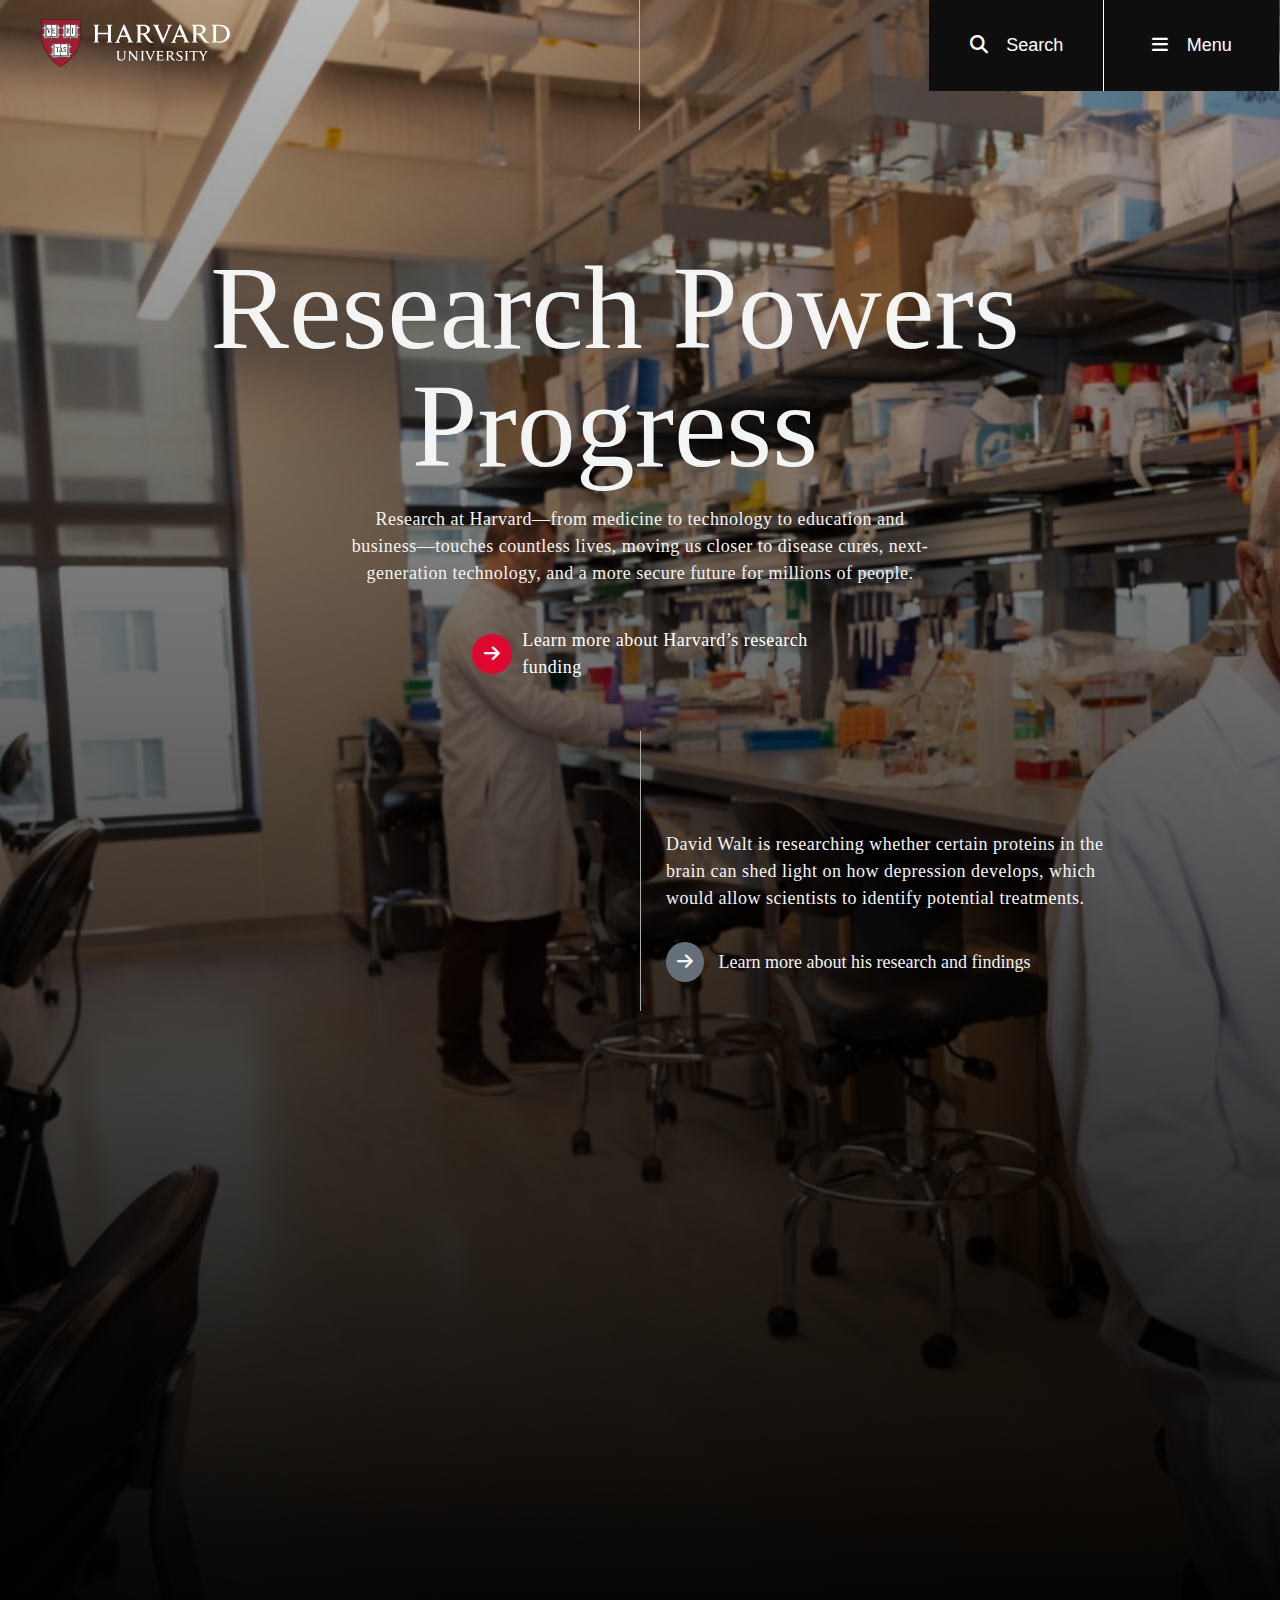
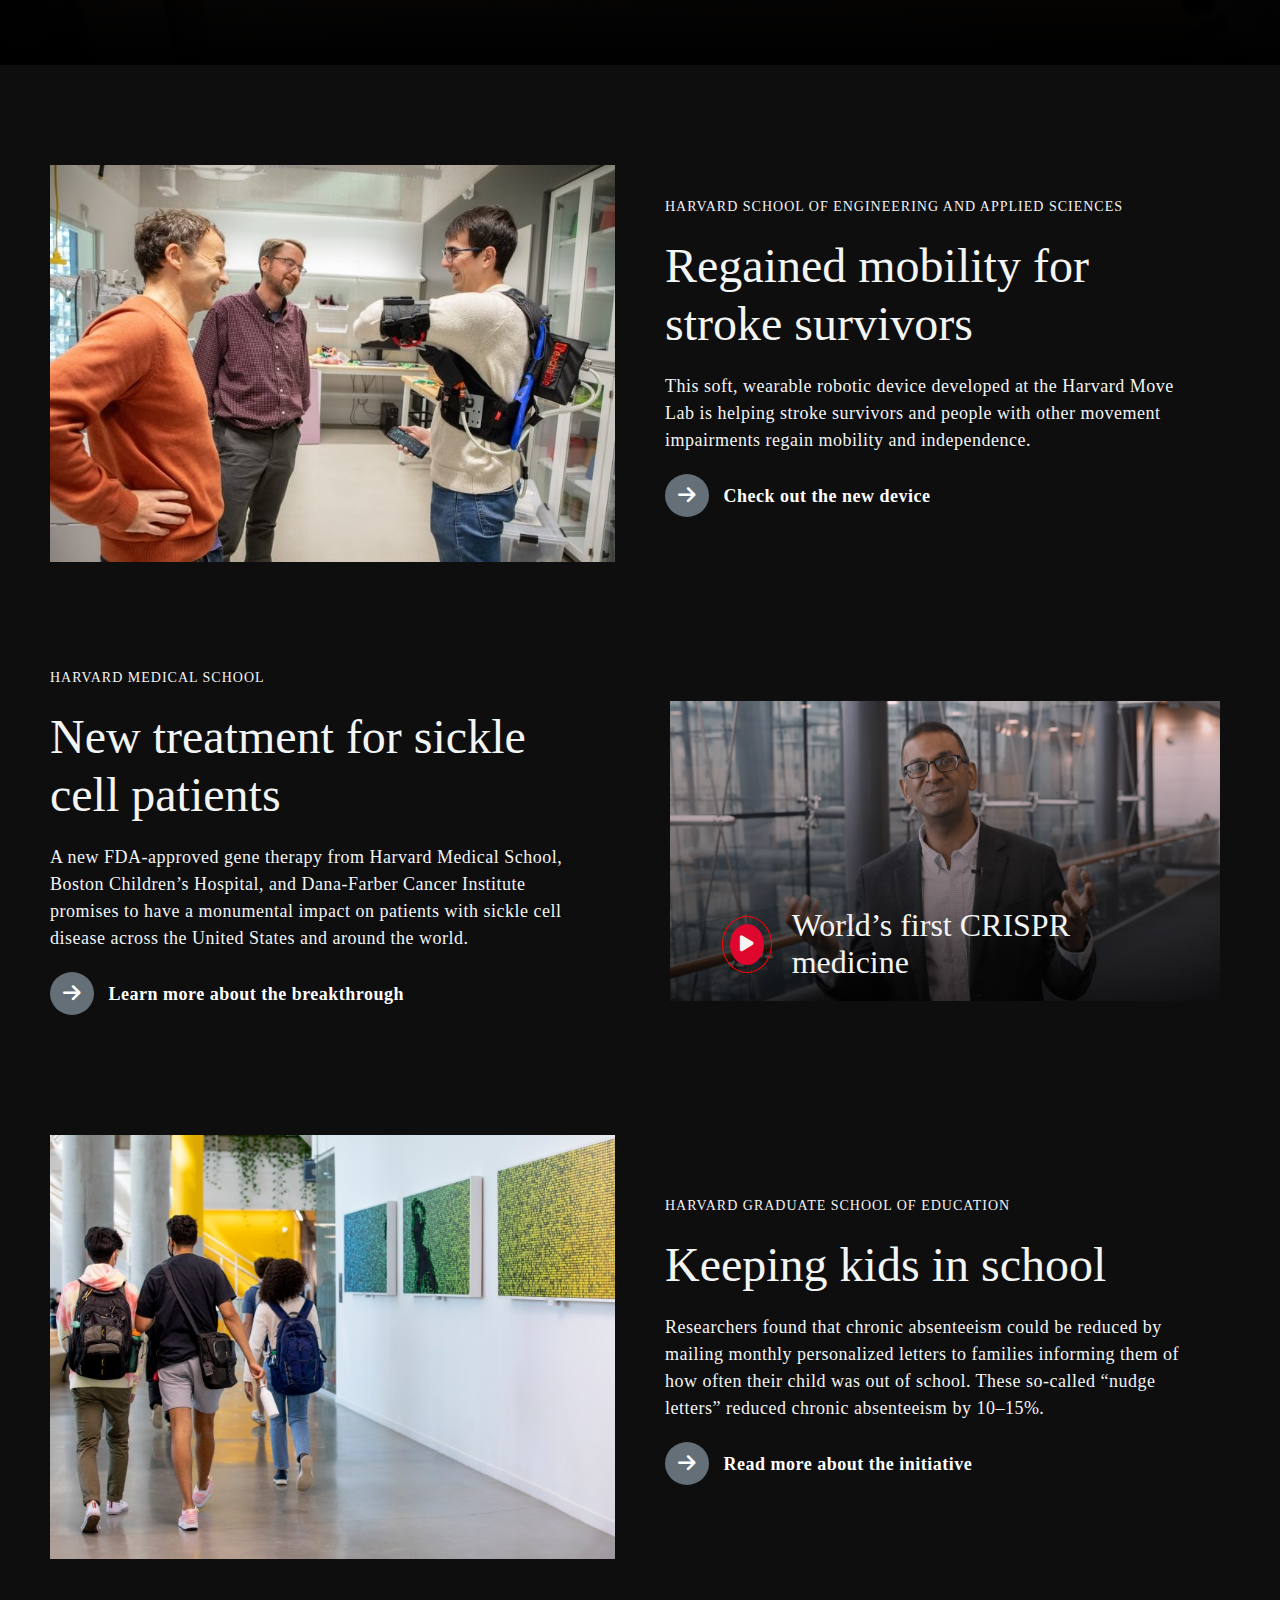
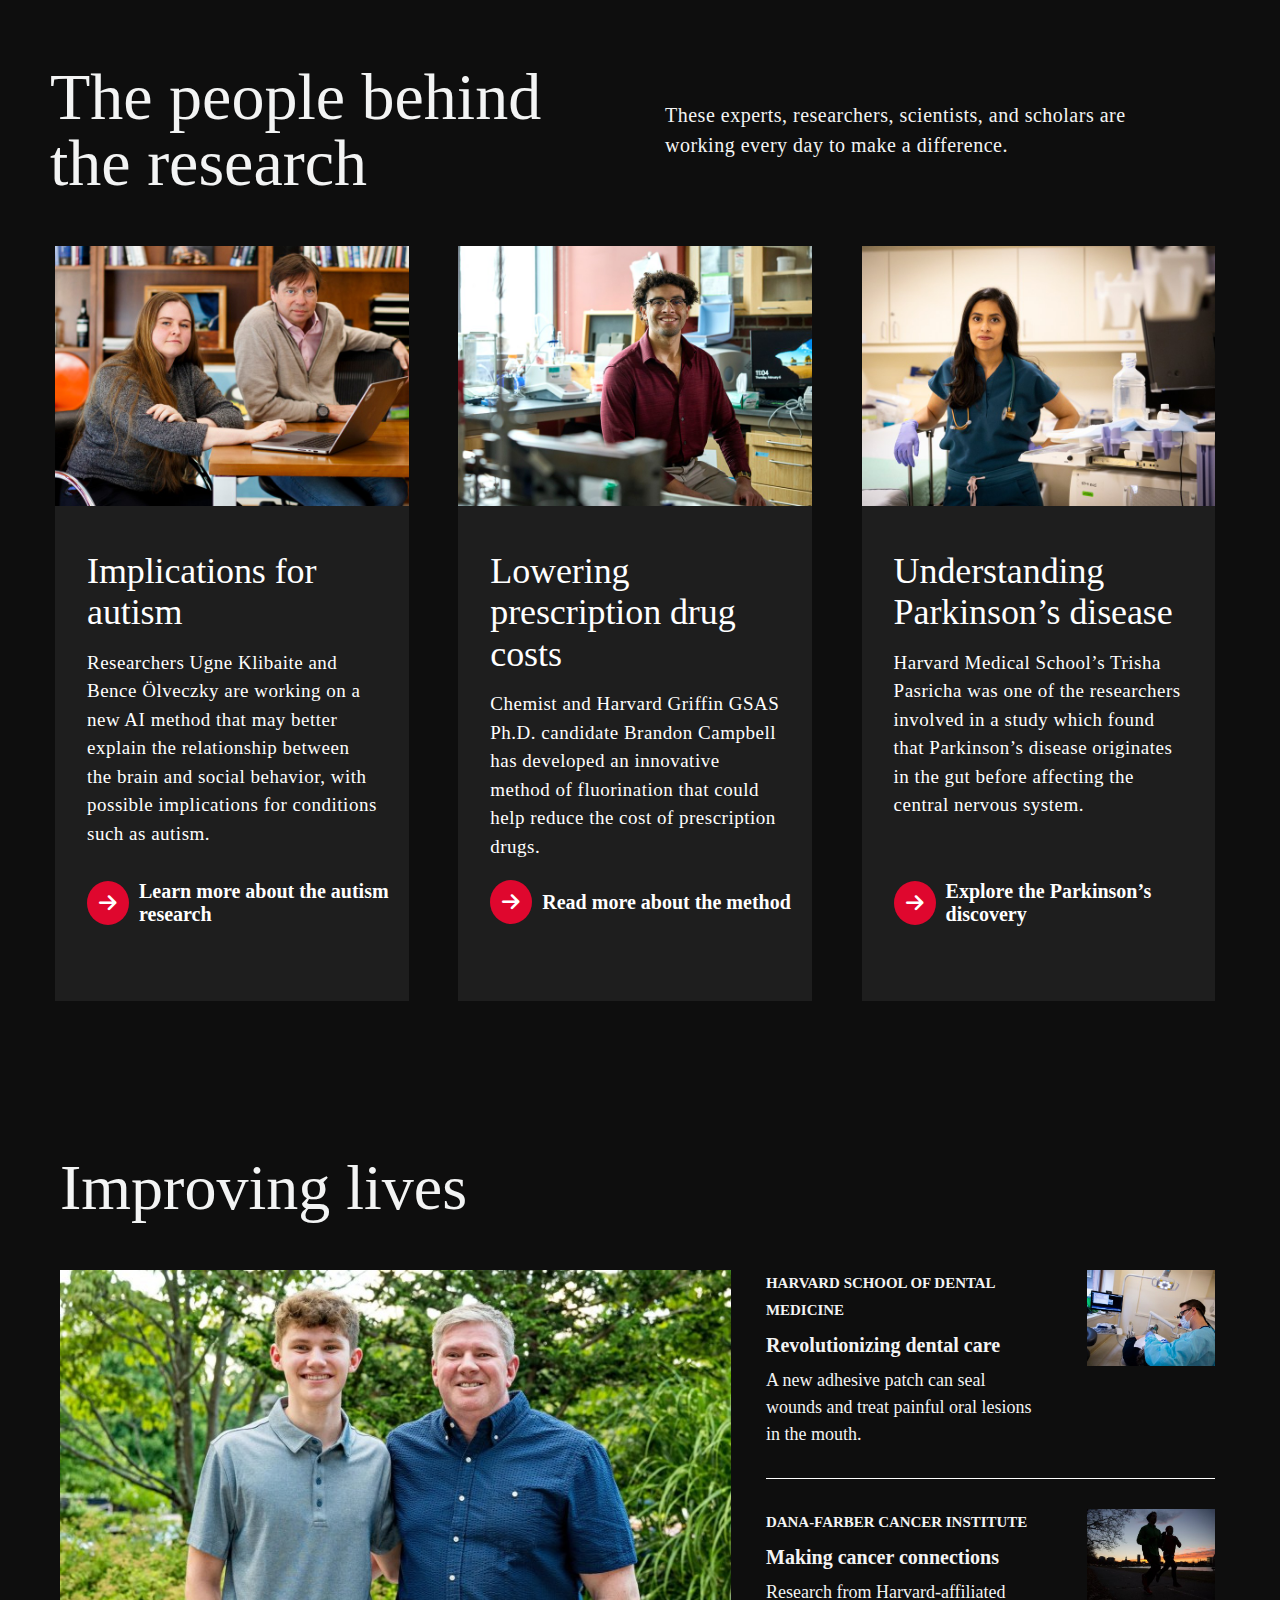
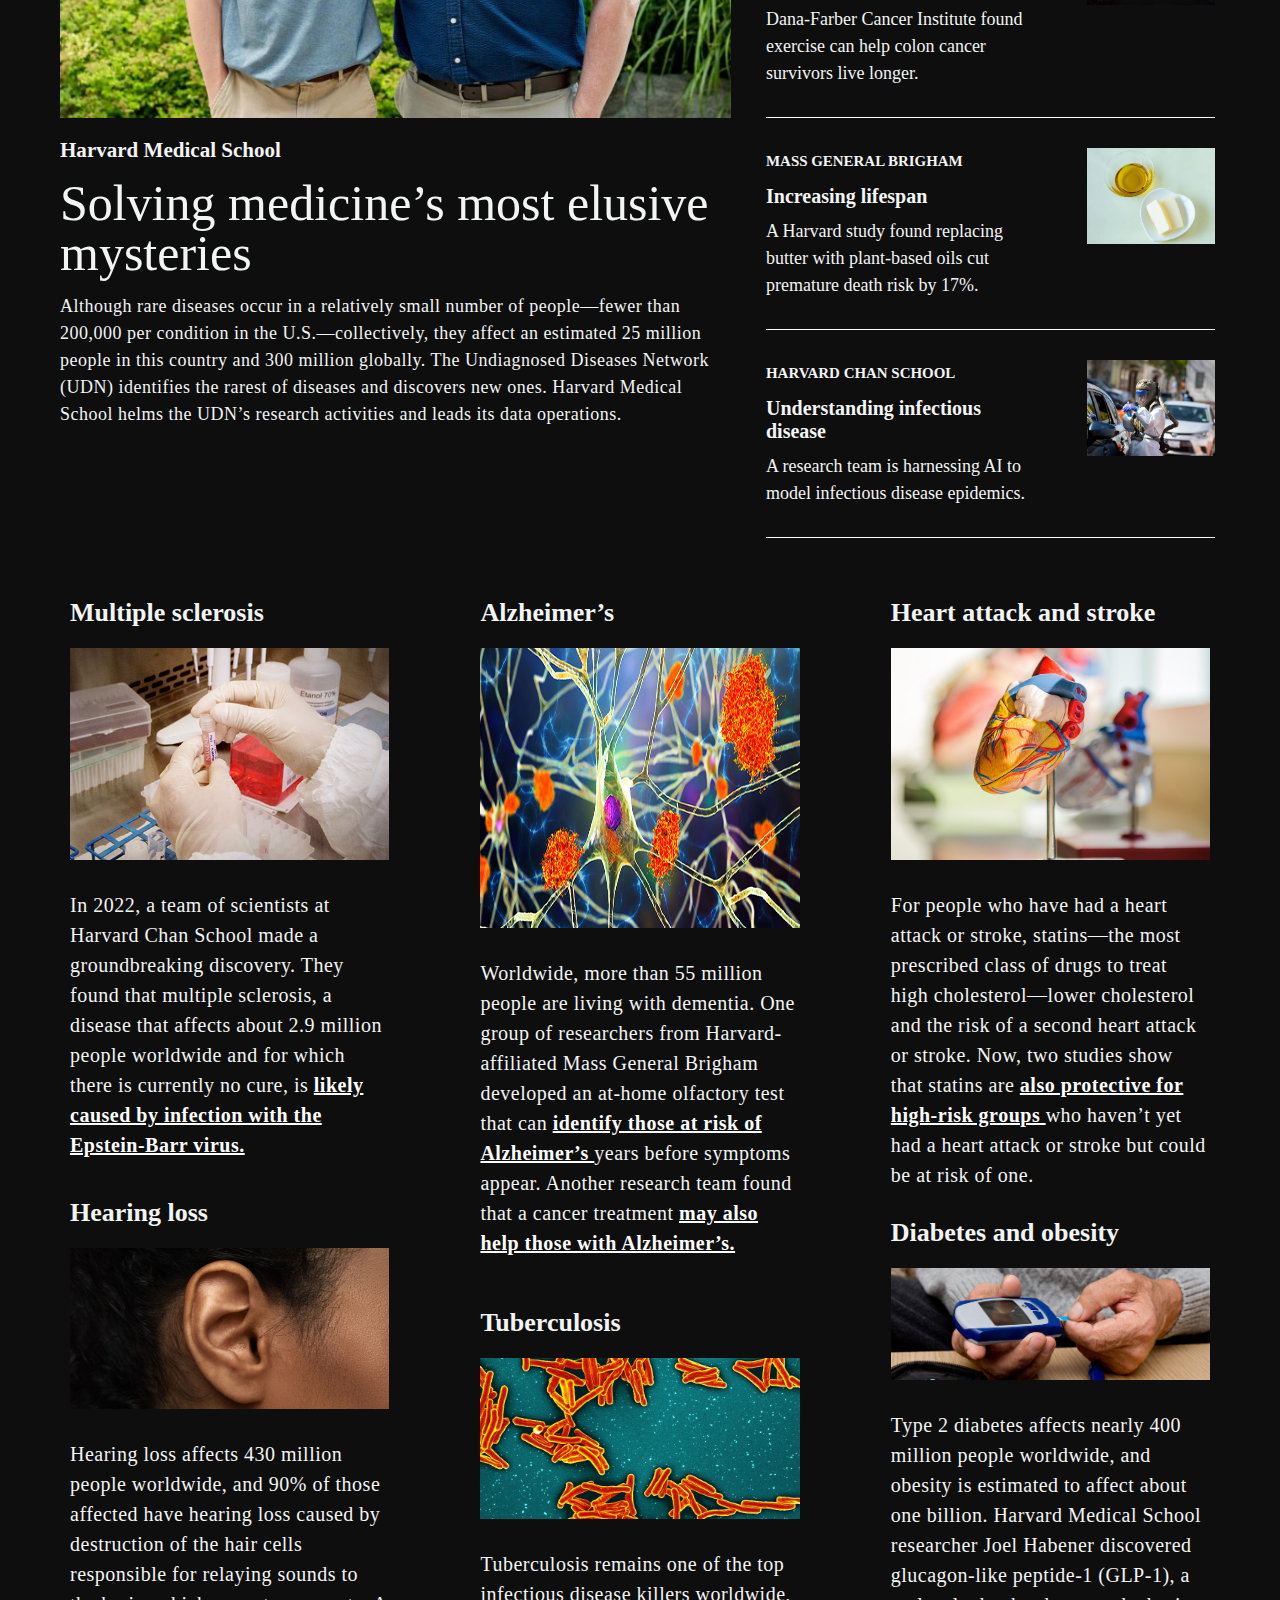
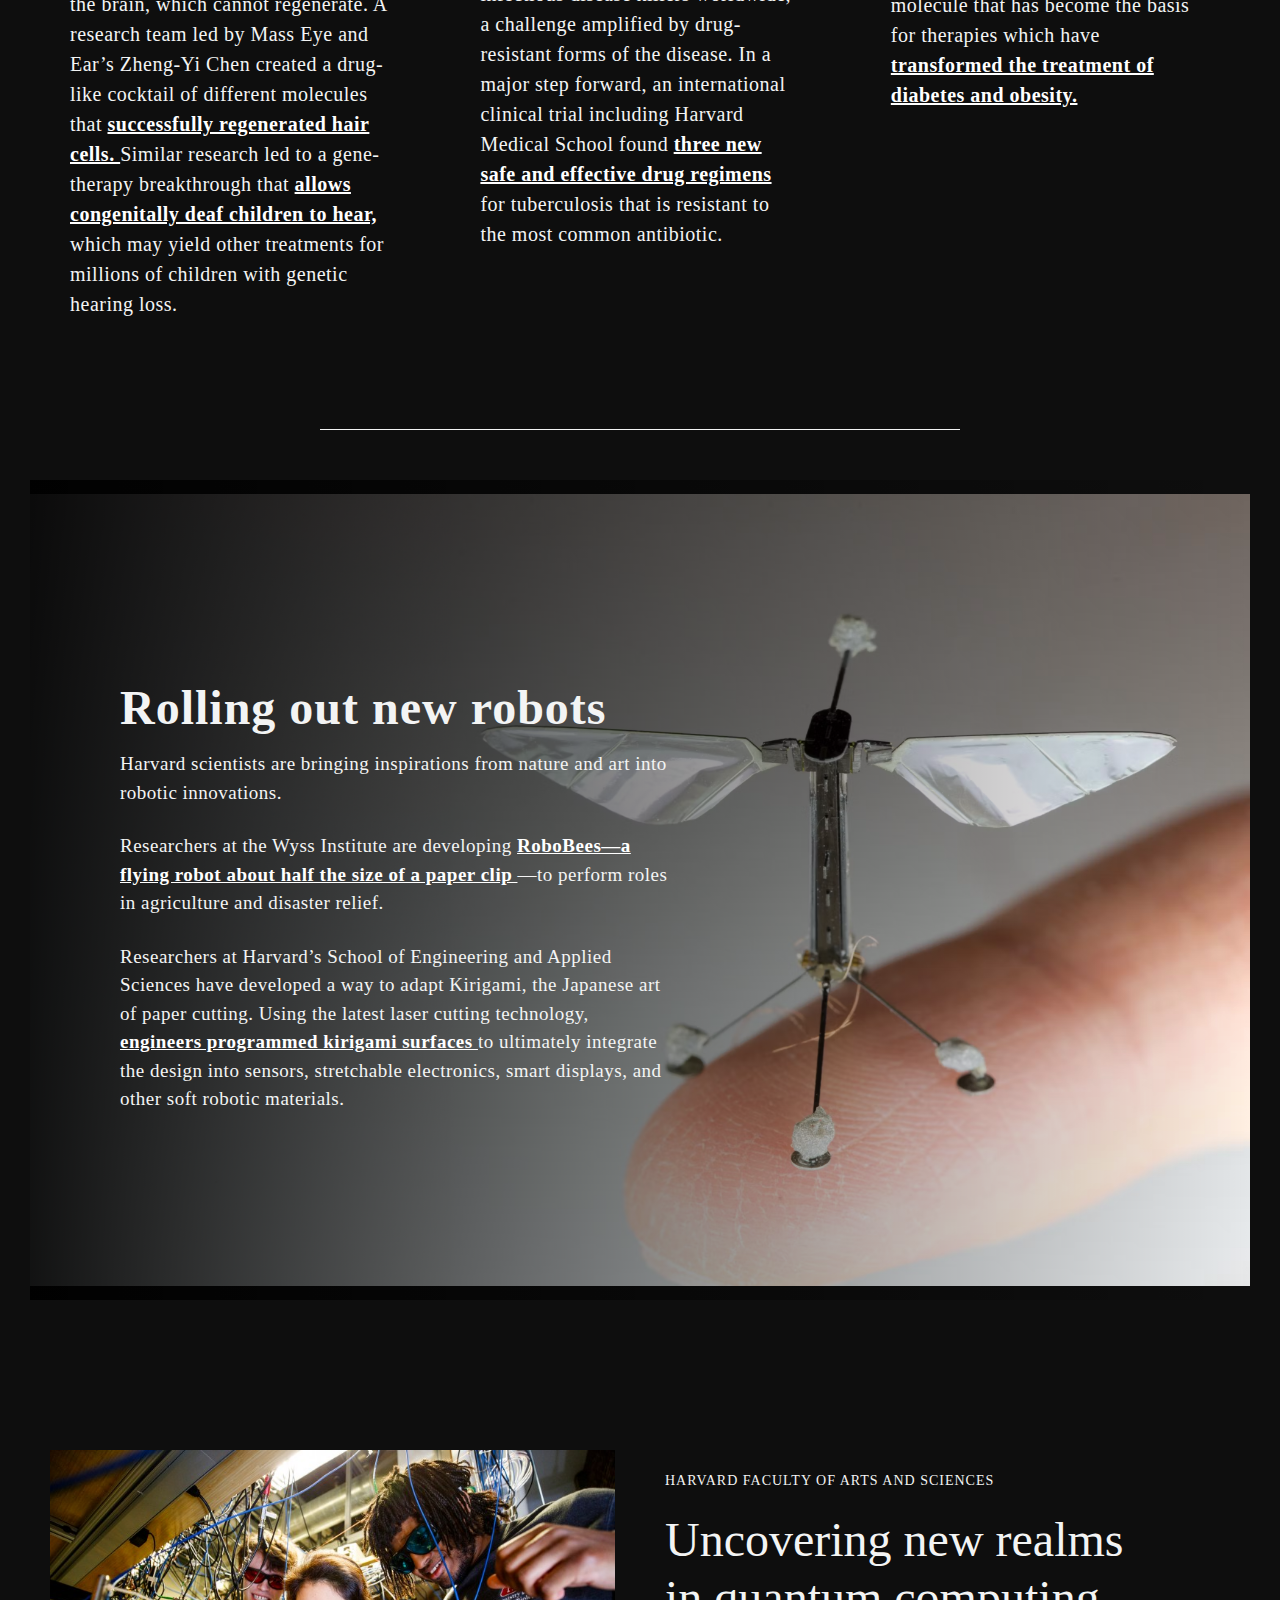
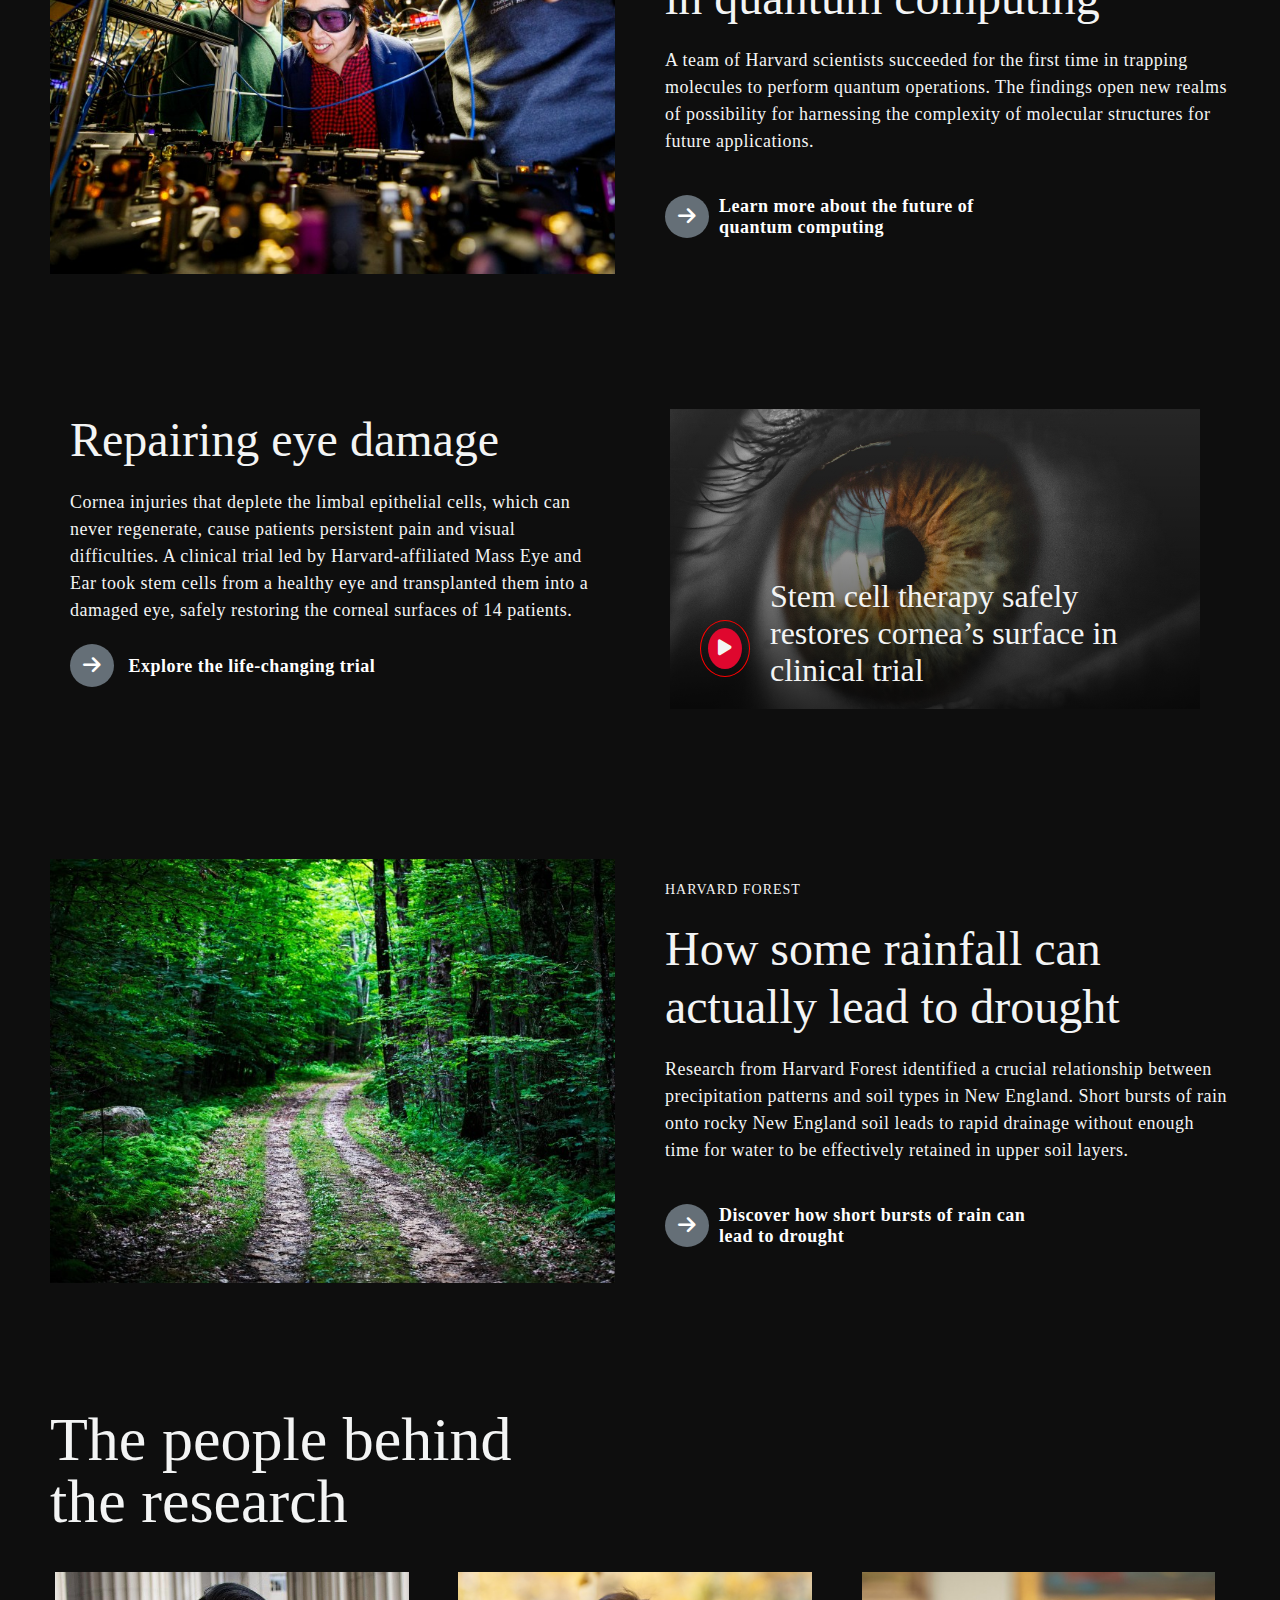
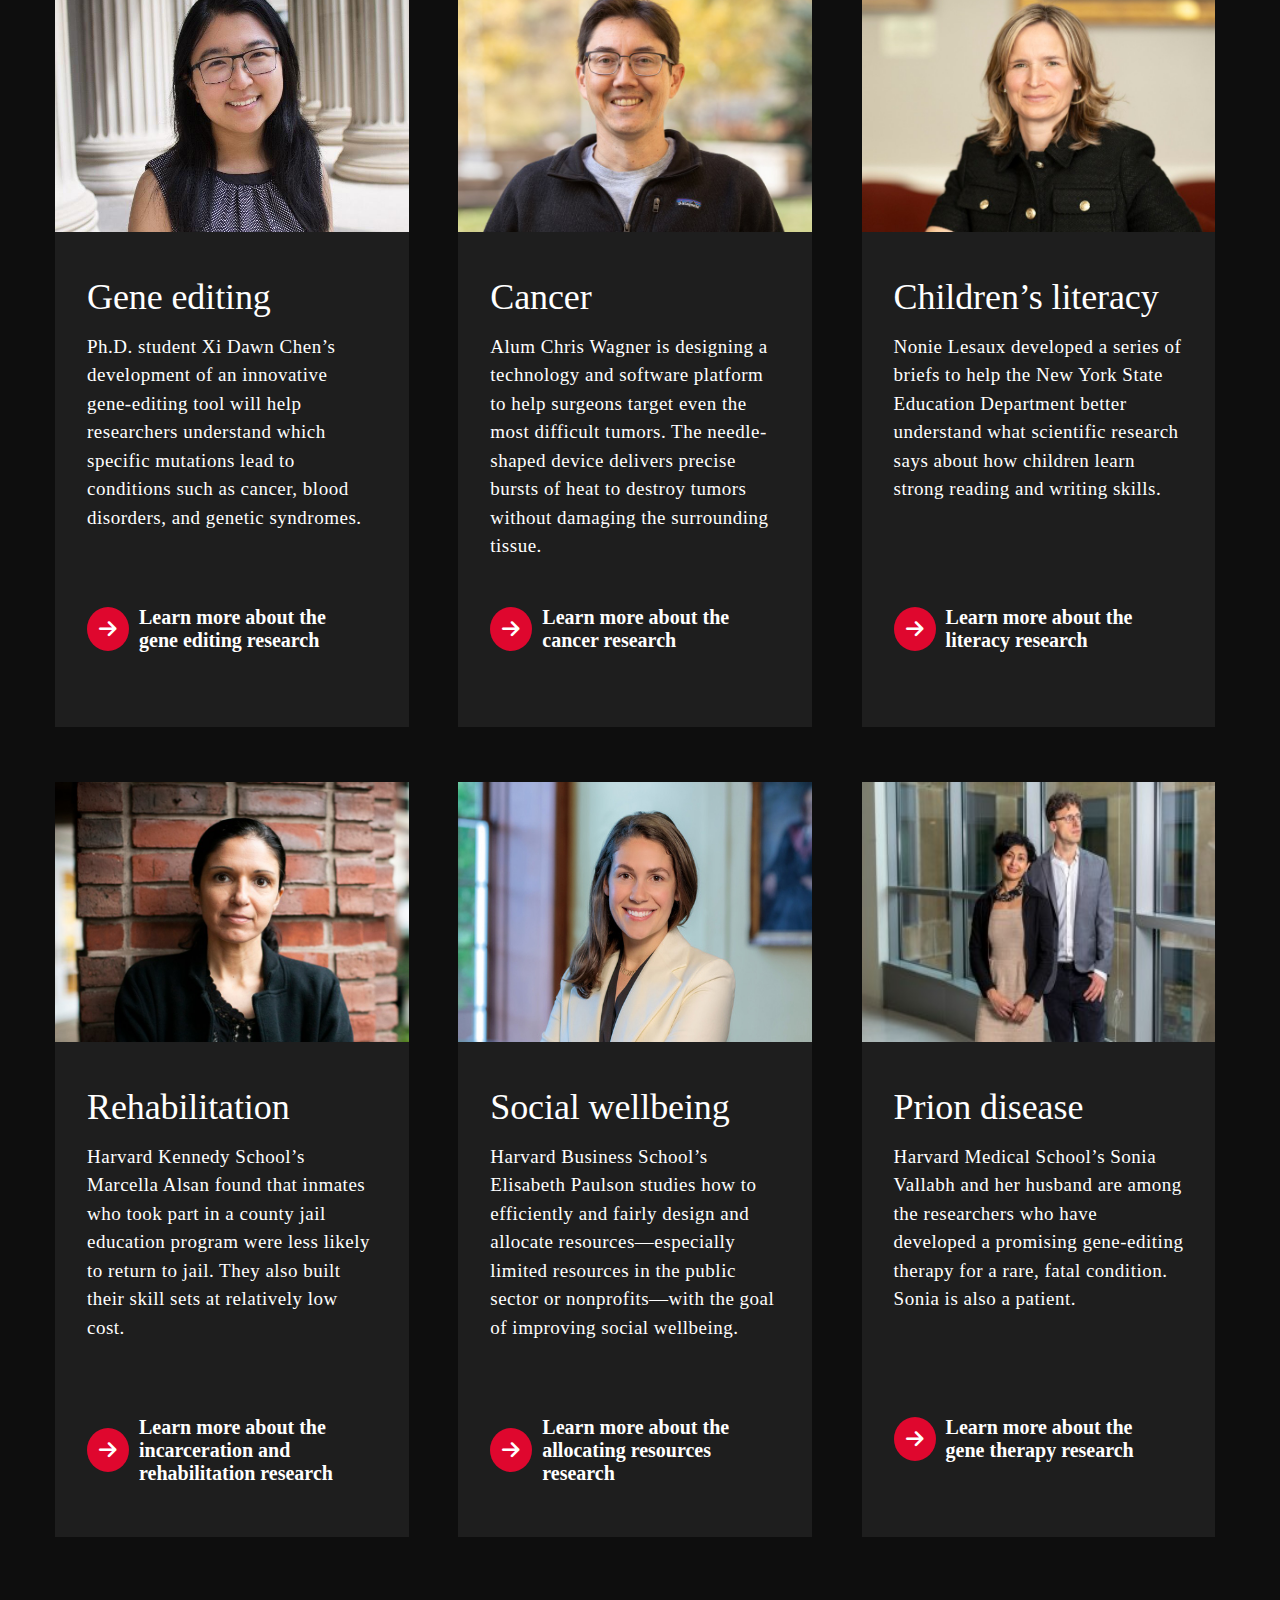
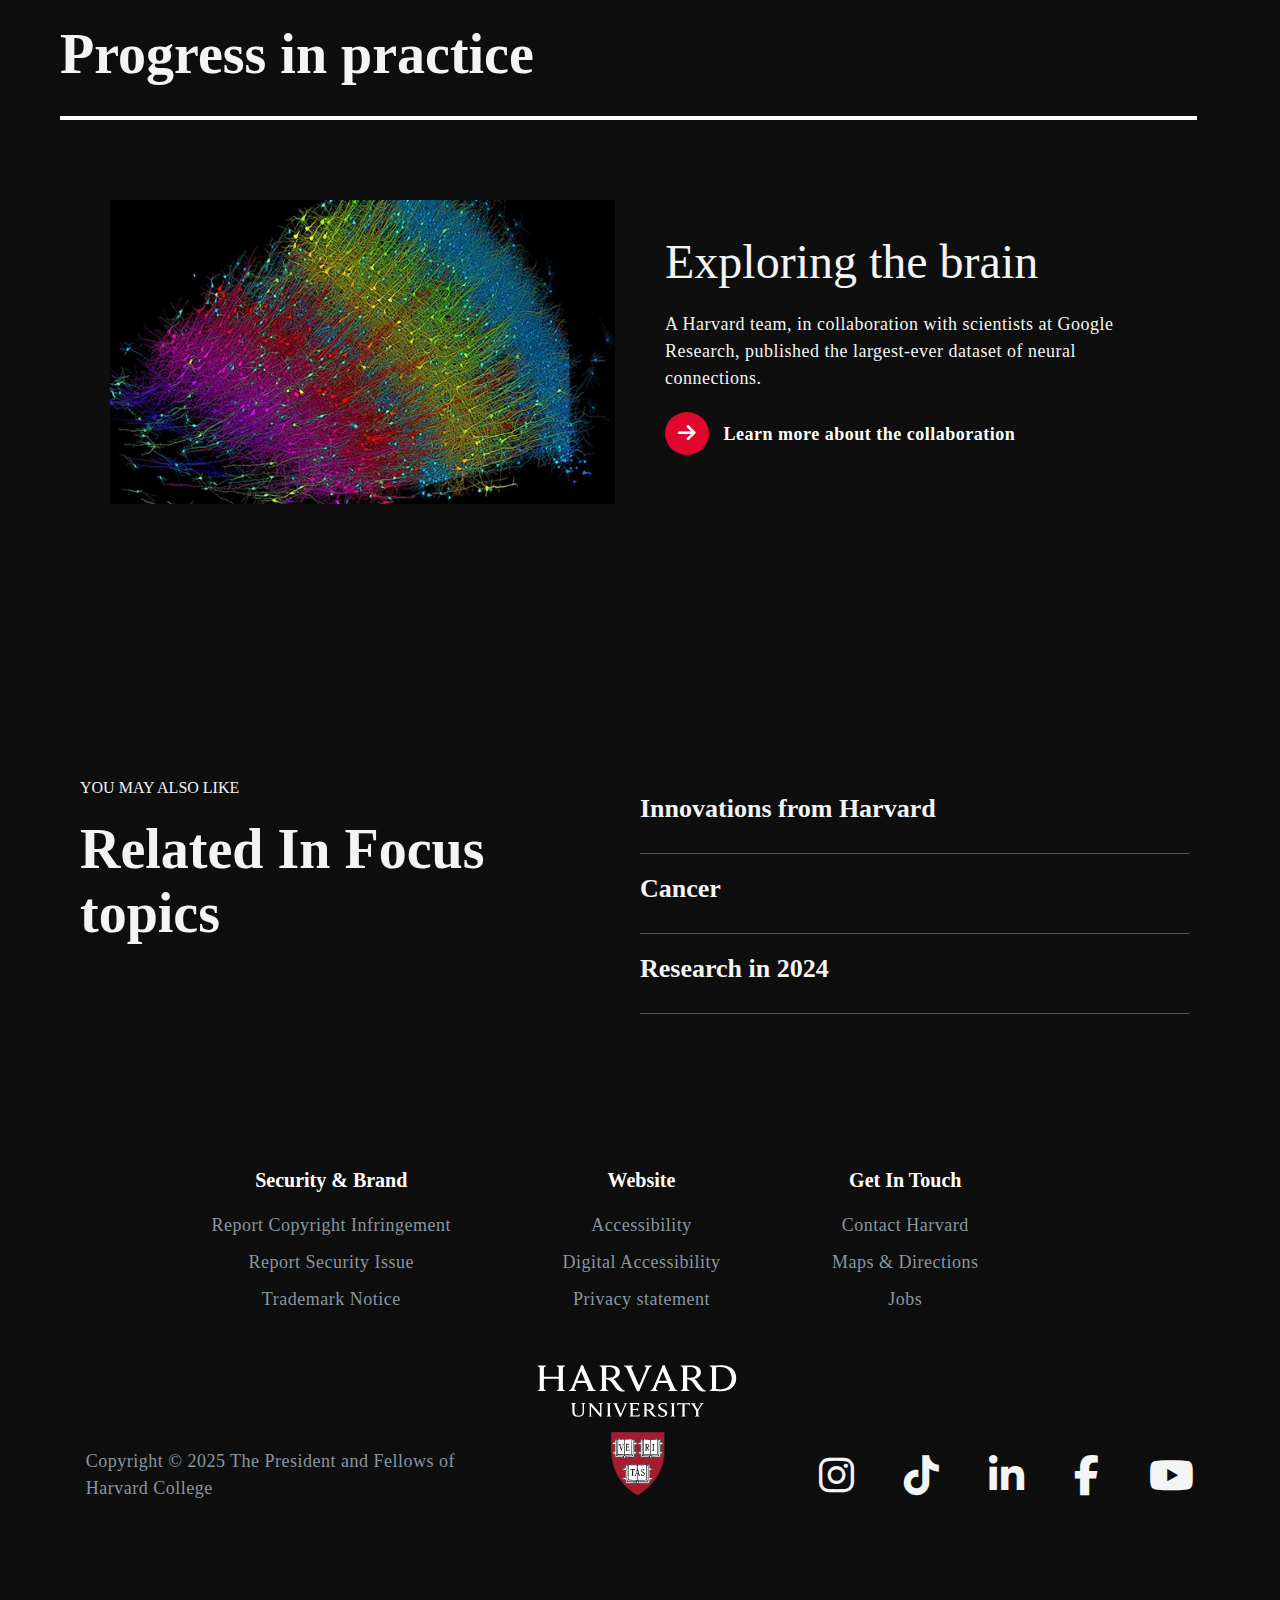
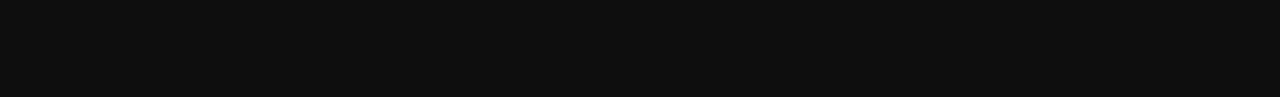
<file: index.html>
<!DOCTYPE html>
<html lang="en">
<head>
    <meta charset="UTF-8">
    <meta name="viewport" content="width=device-width, initial-scale=1.0">
    <link rel="stylesheet" href="https://cdnjs.cloudflare.com/ajax/libs/font-awesome/6.7.2/css/all.min.css" integrity="sha512-Evv84Mr4kqVGRNSgIGL/F/aIDqQb7xQ2vcrdIwxfjThSH8CSR7PBEakCr51Ck+w+/U6swU2Im1vVX0SVk9ABhg==" crossorigin="anonymous" referrerpolicy="no-referrer" />
    <title>Harvard University</title>
    <link rel="stylesheet" href="./css/main.css">
</head>
<body>
    <!-- Header section -->
    <header class="header">
        <nav class="navigation">
            <div class="container">
                <ul class="navigation__items">
                    <li class="navigation__item--logo">
                        <a href="#">
                            <img src="./images/logo.svg" alt="logo">
                        </a>
                    </li>
                    <li class="navigation__item--buttons">
                        <button class="navigation__item--button nav__button--1">
                            <i class="fa-solid fa-magnifying-glass"></i>
                            <span>Search</span>
                        </button>
                        <button class="navigation__item--button">
                            <i class="fa-solid fa-bars"></i>
                            <span>Menu</span>
                        </button>
                    </li>
                </ul>
            </div>
        </nav>
    </header>
    <!--/ Header section -->

    <!-- Main section -->
    <section class="main-section">
        <div class="main-section__items">
            <span class="line"></span>
            <h2>Research Powers <br> Progress</h2>
            <p>
            Research at Harvard—from medicine to technology to education and <br> business—touches countless lives, moving us closer to disease cures, next- <br>generation technology, and a more secure future for millions of people.
        </p>
        <div class="main-section__learn--more">
            <span>
                <a href="#">
                    <i class="fa-solid fa-arrow-right"></i>
                </a>
            </span>
            <p>
                Learn more about Harvard’s research <br> funding
            </p>
        </div>
        </div>
        <div class="main-section__items--2">
            <span>

            </span>
            <span>
                <p class="text">
                    David Walt is researching whether certain proteins in the <br> brain can shed light on how depression develops, which <br> would allow scientists to identify potential treatments.
                </p>
                <div class="text-2">
                    <i class="fa-solid fa-arrow-right"></i>
                        <span>
                            Learn more about his research and findings
                        </span>
                </div>
            </span>
        </div>
    </section>
    <!--/ Main section -->

    <!-- Harvard Engineering Applied School -->
     <section class="harvard-engineering">
        <div class="card">
            <div class="card__image">
                <img src="./images/Robots_Stroke2.jpg" alt="robots image">
            </div>
            <div class="card__info">
                <h5 class="card__info--h5">
                    Harvard School Of Engineering And Applied Sciences
                </h5>
                <h2 class="card__info--h2">
                    Regained mobility for <br> stroke survivors
                </h2>
                <p class="card__info--text">
                    This soft, wearable robotic device developed at the Harvard Move <br> Lab is helping stroke survivors and people with other movement <br> impairments regain mobility and independence.
                </p>
                <div class="min__card-info">
                    <span class="min__card--icon">
                        <i class="fa-solid fa-arrow-right"></i>
                    </span>
                    <span class="min__card--text">
                        Check out the new device
                    </span>
                </div>
            </div>
        </div>
     </section>
    <!--/ Harvard Engineering Applied School -->


     <!-- Harvard Medical School -->
     <section class="harvard__medical">
        <div class="card">
            <div class="card__info">
                <h5 class="card__info--h5">
                    Harvard Medical School
                </h5>
                <h2 class="card__info--h2">
                    New treatment for sickle <br> cell patients
                </h2>
                <p class="card__info--text">
                    A new FDA-approved gene therapy from Harvard Medical School, <br> Boston Children’s Hospital, and Dana-Farber Cancer Institute <br> promises to have a monumental impact on patients with sickle cell <br> disease across the United States and around the world.
                </p>
                <div class="min__card-info">
                    <span class="min__card--icon">
                        <i class="fa-solid fa-arrow-right"></i>
                    </span>
                    <span class="min__card--text">
                        Learn more about the breakthrough
                    </span>
                </div>
            </div>
            <div class="card__movies">
                <span class="card__movie">
                    <span class="movie__play">
                        <span class="play-icon">
                            <i class="fa-solid fa-play"></i>
                        </span>
                    </span>
                    <span class="movie__text">
                        World’s first CRISPR <br> medicine
                    </span>
                </span>
            </div>
        </div>

     </section>
    <!--/ Harvard Medical School -->

    <!-- Harvard Graduate School -->
     <section class="harvard__graduate">
        <div class="card">
            <div class="card__image">
                <img src="./images/090321_SEC_classroom_0841.jpg" alt="robots image">
                
            </div>
            <div class="card__info">
                <h5 class="card__info--h5">
                    Harvard Graduate School of Education
                </h5>
                <h2 class="card__info--h2">
                    Keeping kids in school
                </h2>
                <p class="card__info--text">
                    Researchers found that chronic absenteeism could be reduced by <br> mailing monthly personalized letters to families informing them of <br> how often their child was out of school. These so-called “nudge <br> letters” reduced chronic absenteeism by 10–15%.
                </p>
                <div class="min__card-info">
                    <span class="min__card--icon">
                        <i class="fa-solid fa-arrow-right"></i>
                    </span>
                    <span class="min__card--text">
                        Read more about the initiative
                    </span>
                </div>
            </div>
        </div>
    </section>
    <!--/ Harvard Graduate School -->

    <!-- The people behind the research -->
     <section class="the__peoples">
        <div class="people">
            <h2>The people behind <br> the research</h2>
            <p>
                These experts, researchers, scientists, and scholars are <br> working every day to make a difference.
            </p>
        </div>
        <div class="section__cards">
            <a href="#" class="section__card">
                <div class="card--media">
                    <img src="/images/022625_Bence_Olveczky_Portrait_0110-crop.jpg" alt="bence image">
                </div>
                <div class="card--info">
                    <h3>
                        Implications for  autism
                    </h3>
                    <p class="p-bir">
                        Researchers Ugne Klibaite and Bence Ölveczky are working on a new AI method that may better explain the relationship between the brain and social behavior, with possible implications for conditions such as autism.
                    </p>
                    <div class="card--min">
                        <span class="card__icon">
                            <i class="fa-solid fa-arrow-right"></i>
                        </span>
                        <span>
                            Learn more about the autism research
                        </span>
                    </div>
                </div>
            </a>

            <a href="#" class="section__card">
                <div class="card--media">
                    <img src="/images/Brandon-Campbell.jpg" alt="bence image">
                </div>
                <div class="card--info">
                    <h3>
                        Lowering prescription  drug  costs
                    </h3>
                    <p class="p-ikki">
                        Chemist and Harvard Griffin GSAS Ph.D. candidate Brandon Campbell has developed an innovative method of fluorination that could help reduce the cost of prescription drugs.</p>
                    <div class="card--min">
                        <span class="card__icon">
                            <i class="fa-solid fa-arrow-right"></i>
                        </span>
                        <span>
                            Read more about the method
                        </span>
                    </div>
                </div>
            </a>

            <a href="#" class="section__card">
                <div class="card--media">
                    <img src="/images/110824_GutBrain_Trisha_0113.jpg" alt="bence image">
                </div>
                <div class="card--info">
                    <h3>
                        Understanding  Parkinson’s disease
                    </h3>
                    <p class="p-uch">
                        Harvard Medical School’s Trisha Pasricha was one of the researchers involved in a study which found that Parkinson’s disease originates in the gut before affecting the central nervous system.
                    </p>
                    <div class="card--min">
                        <span class="card__icon">
                            <i class="fa-solid fa-arrow-right"></i>
                        </span>
                        <span>
                            Explore the Parkinson’s discovery
                        </span>
                    </div>
                </div>
            </a>
        </div>
     </section>
    <!--/ The people behind the research -->

    <!-- Improving lives Section -->
     <section class="inporving-lives">
        <h2>Improving lives</h2>
        <div class="lives">
            <div class="lives__group">
                <div><img src="./images/Rare-disease-copy.jpg" alt=""></div>
                <div>
                    <h3>Harvard Medical School</h3>
                    <h2>
                        Solving medicine’s most elusive mysteries
                    </h2>
                    <p>
                        Although rare diseases occur in a relatively small number of people—fewer than 200,000 per condition in the U.S.—collectively, they affect an estimated 25 million people in this country and 300 million globally. The Undiagnosed Diseases Network (UDN) identifies the rarest of diseases and discovers new ones. Harvard Medical School helms the UDN’s research activities and leads its data operations.
                    </p>
                </div>
            </div>
            <div class="cards">
                <div class="card">
                    <div class="card__lives--info">
                        <h5>
                            Harvard School of Dental Medicine
                        </h5>
                        <h4>
                            Revolutionizing dental care
                        </h4>
                        <p>
                            A new adhesive patch can seal wounds and treat painful oral lesions in the mouth.
                        </p>
                    </div>
                    <div class="card__lives--img">
                        <img src="./images/092418_Dental_School_079.jpg" alt="">
                    </div>
                </div>
                <div class="card">
                    <div class="card__lives--info">
                        <h5>
                            Dana-Farber Cancer Institute
                        </h5>
                        <h4>
                            Making cancer connections
                        </h4>
                        <p>
                            Research from Harvard-affiliated Dana-Farber Cancer Institute found exercise can help colon cancer survivors live longer.
                        </p>
                    </div>
                    <div class="card__lives--img">
                        <img src="./images/CHi_j0109_4-1-scaled.jpg" alt="">
                    </div>

                </div>
                <div class="card">
                    <div class="card__lives--info">
                        <h5>
                            Mass General Brigham
                        </h5>
                        <h4>
                            Increasing lifespan
                        </h4>
                        <p>
                            A Harvard study found replacing butter with plant-based oils cut premature death risk by 17%.
                        </p>
                    </div>
                    <div class="card__lives--img">
                        <img src="./images/butter-vs-oil.jpg" alt="">
                    </div>

                </div>
                <div class="card">
                    <div class="card__lives--info">
                        <h5>
                            Harvard Chan School
                        </h5>
                        <h4>
                            Understanding infectious disease
                        </h4>
                        <p>
                            A research team is harnessing AI to model infectious disease epidemics.
                        </p>
                    </div>
                    <div class="card__lives--img">
                        <img src="./images/051220_features_1192.jpg" alt="">
                    </div>

                </div>
            </div>
        </div>
     </section>
    <!--/ Improving lives Section -->

    <!-- Multiple Alzheimer’s Heart attack -->
     <section class="multiple-alzheimer">
        <div class="multiple__cards">
            <div class="multiple__card">
                <h3>
                    Multiple sclerosis
                </h3>
                <img src="./images/MS-copy.jpg" alt="image">
                <p>
                    In 2022, a team of scientists at Harvard Chan School made a groundbreaking discovery. They found that multiple sclerosis, a disease that affects about 2.9 million people worldwide and for which there is currently no cure, is 
                    <span>
                        <a href="#">
                            likely caused by infection with the Epstein-Barr virus.
                        </a>
                    </span>
                </p>
            </div>
            <div class="multiple__card">
                <h3>
                    Alzheimer’s
                </h3>
                <img class="image-3" src="./images/Neurons-copy.jpg" alt="image">
                <p>
                    Worldwide, more than 55 million people are living with dementia. One group of researchers from Harvard-affiliated Mass General Brigham developed an at-home olfactory test that can
                    <a href="#">
                        identify those at risk of Alzheimer’s
                    </a>
                    years before symptoms appear. Another research team found that a cancer treatment 
                    <a href="#">
                        may also help those with Alzheimer’s.
                    </a>
                    
                </p>
            </div>
            <div class="multiple__card">
                <h3>
                    Heart attack and stroke
                </h3>
                <img src="./images/heart-600.jpg" alt="image">
                <p>
                    For people who have had a heart attack or stroke, statins—the most prescribed class of drugs to treat high cholesterol—lower cholesterol and the risk of a second heart attack or stroke. Now, two studies show that statins are 
                    <a href="#">
                        also protective for high-risk groups 
                    </a>
                    who haven’t yet had a heart attack or stroke but could be at risk of one.
                </p>
            </div>
            <div class="multiple__card multiple__card-4">
                <h3>
                    Hearing loss
                </h3>
                <img src="./images/ear2.jpg" alt="image">
                <p>
                    Hearing loss affects 430 million people worldwide, and 90% of those affected have hearing loss caused by destruction of the hair cells responsible for relaying sounds to the brain, which cannot regenerate. A research team led by Mass Eye and Ear’s Zheng-Yi Chen created a drug-like cocktail of different molecules that
                    <a href="#">
                        successfully regenerated hair cells.
                    </a>
                    Similar research led to a gene-therapy breakthrough that 
                    <a href="#">
                        allows congenitally deaf children to hear,
                    </a>
                    which may yield other treatments for millions of children with genetic hearing loss.
                </p>
            </div>
            <div class="multiple__card ">
                <h3>
                    Tuberculosis
                </h3>
                <img src="./images/TB.jpg" alt="image">
                <p>
                    Tuberculosis remains one of the top infectious disease killers worldwide, a challenge amplified by drug-resistant forms of the disease. In a major step forward, an international clinical trial including Harvard Medical School found
                    <a href="#">
                        three new safe and effective drug regimens
                    </a>
                    for tuberculosis that is resistant to the most common antibiotic.
                </p>
            </div>
            <div class="multiple__card multiple__card-6">
                <h3>
                    Diabetes and obesity
                </h3>
                <img src="./images/blood-sugar_crop.jpg" alt="image">
                <p>
                    Type 2 diabetes affects nearly 400 million people worldwide, and obesity is estimated to affect about one billion. Harvard Medical School researcher Joel Habener discovered glucagon-like peptide-1 (GLP-1), a molecule that has become the basis for therapies which have
                    <a href="#">
                        transformed the treatment of diabetes and obesity.
                    </a>
                </p>
            </div>
        </div>
        <div class="multiple__linear">
            <div class="linear"></div>
        </div>
     </section>
    <!--/ Multiple Alzheimer’s Heart attack -->

    <!-- Rolling out new robots section -->
    <section class="rolling-robots">
        <div class="robots__image">
            <div class="robots__card">
                <h3>
                    Rolling out new robots
                </h3>
                <p>
                    Harvard scientists are bringing inspirations from nature and art into robotic innovations.
                </p>
                <p>
                    Researchers at the Wyss Institute are developing
                    <a href="#">
                        RoboBees—a flying robot about half the size of a paper clip
                    </a> 
                    —to perform roles in agriculture and disaster relief.
                </p>
                <p>
                    Researchers at Harvard’s School of Engineering and Applied Sciences have developed a way to adapt Kirigami, the Japanese art of paper cutting. Using the latest laser cutting technology,
                    <a href="#">
                        engineers programmed kirigami surfaces
                    </a>
                    to ultimately integrate the design into sensors, stretchable electronics, smart displays, and other soft robotic materials.
                </p>
            </div>
        </div>
    </section>
    <!--/ Rolling out new robots section -->

    <!-- Harvard Faculty of Arts and Sciences -->
     <section class="faculty-sciences">
        <div class="card">
            <div class="card__image">
                <img src="./images/011525_Kang_Kuen_Ni_Quantum_123.jpg" alt="robots image">
            </div>
            <div class="card__info">
                <h5 class="card__info--h5">
                    Harvard Faculty of Arts and Sciences
                </h5>
                <h2 class="card__info--h2">
                    Uncovering new realms <br> in quantum computing
                </h2>
                <p class="card__info--text">
                    A team of Harvard scientists succeeded for the first time in trapping molecules to perform quantum operations. The findings open new realms of possibility for harnessing the complexity of molecular structures for future applications.
                </p>
                <div class="min__card-info">
                    <span class="min__card--icon">
                        <i class="fa-solid fa-arrow-right"></i>
                    </span>
                    <span class="min__card--text">
                        Learn more about the future of <br> quantum computing
                    </span>
                </div>
            </div>
        </div>
     </section>
    <!--/ Harvard Faculty of Arts and Sciences -->

    <!-- Repairing eye damage -->
     <section class="repairing-damage">
        <div class="card">
            <div class="card__info">
                <h2 class="card__info--h2">
                    Repairing eye damage
                </h2>
                <p class="card__info--text">
                    Cornea injuries that deplete the limbal epithelial cells, which can never regenerate, cause patients persistent pain and visual difficulties. A clinical trial led by Harvard-affiliated Mass Eye and Ear took stem cells from a healthy eye and transplanted them into a damaged eye, safely restoring the corneal surfaces of 14 patients.
                </p>
                <div class="min__card-info">
                    <span class="min__card--icon">
                        <i class="fa-solid fa-arrow-right"></i>
                    </span>
                    <span class="min__card--text">
                        Explore the life-changing trial
                    </span>
                </div>
            </div>
            <div class="card__movies">
                <span class="card__movie">
                    <span class="movie__play">
                        <span class="play-icon">
                            <i class="fa-solid fa-play"></i>
                        </span>
                    </span>
                    <span class="movie__text">
                        Stem cell therapy safely restores cornea’s surface in clinical trial
                    </span>
                </span>
            </div>
        </div>
     </section>
    <!--/ Repairing eye damage -->

    <!-- Harvard Forest -->
     <section class="harvard-forest">
        <div class="card">
            <div class="card__image">
                <img src="./images/081022_Harvard_Forest_54.jpg" alt="robots image">
            </div>
            <div class="card__info">
                <h5 class="card__info--h5">
                    Harvard Forest
                </h5>
                <h2 class="card__info--h2">
                    How some rainfall can <br> actually lead to drought
                </h2>
                <p class="card__info--text">
                    Research from Harvard Forest identified a crucial relationship between precipitation patterns and soil types in New England. Short bursts of rain onto rocky New England soil leads to rapid drainage without enough time for water to be effectively retained in upper soil layers.
                </p>
                <div class="min__card-info">
                    <span class="min__card--icon">
                        <i class="fa-solid fa-arrow-right"></i>
                    </span>
                    <span class="min__card--text">
                        Discover how short bursts of rain can <br> lead to drought
                    </span>
                </div>
            </div>
        </div>
     </section>
    <!--/ Harvard Forest -->

    <!-- The people behind the research 2 -->
     <section class="the__peoples-2">
        <div class="people">
            <h2>The people behind <br> the research</h2>
        </div>
        <div class="section__cards">
            <div class="section__cards--group">

                <a href="#" class="section__card">
                    <div class="card--media">
                        <img src="/images/Dawn-headshot-crop2.jpg" alt="bence image">
                    </div>
                    <div class="card--info">
                        <h3>
                            Gene editing
                        </h3>
                        <p class="p-bir">
                            Ph.D. student Xi Dawn Chen’s development of an innovative gene-editing tool will help researchers understand which specific mutations lead to conditions such as cancer, blood disorders, and genetic syndromes.
                        </p>
                        <div class="card--min">
                            <span class="card__icon">
                                <i class="fa-solid fa-arrow-right"></i>
                            </span>
                            <span>
                                Learn more about the <br>gene editing research

                            </span>
                        </div>
                    </div>
                </a>
    
                <a href="#" class="section__card">
                    <div class="card--media">
                        <img src="/images/ChrisWagner_SEAS.jpg" alt="bence image">
                    </div>
                    <div class="card--info">


                        <h3>
                            Cancer

                        </h3>
                        <p class="p-ikki">
                            Alum Chris Wagner is designing a technology and software platform to help surgeons target even the most difficult tumors. The needle-shaped device delivers precise bursts of heat to destroy tumors without damaging the surrounding tissue.
                        </p>
                        <div class="card--min">
                            <span class="card__icon">
                                <i class="fa-solid fa-arrow-right"></i>
                            </span>
                            <span>
                                Learn more about the <br>cancer research

                            </span>
                        </div>
                    </div>
                </a>
    
                <a href="#" class="section__card">
                    <div class="card--media">
                        <img src="/images/032025_Nonie_Lesaux_0121-crop.jpg" alt="bence image">
                    </div>
                    <div class="card--info">


                        <h3>
                            Children’s literacy
                        </h3>
                        <p class="p-uch">
                            Nonie Lesaux developed a series of briefs to help the New York State Education Department better understand what scientific research says about how children learn strong reading and writing skills.
                        </p>
                        <div class="card--min">
                            <span class="card__icon">
                                <i class="fa-solid fa-arrow-right"></i>
                            </span>
                            <span>
                                Learn more about the <br> literacy research

                            </span>
                        </div>
                    </div>
                </a>
            </div>

            <div class="section__cards--group">
                
                <a href="#" class="section__card">
                    <div class="card--media">
                        <img src="/images/092821_Alsan_Marcella_03crop.jpg" alt="bence image">
                    </div>
                    <div class="card--info">
                        <h3>
                            Rehabilitation
                        </h3>
                        <p class="p-bir">
                            Harvard Kennedy School’s Marcella Alsan found that inmates who took part in a county jail education program were less likely to return to jail. They also built their skill sets at relatively low cost.
                        </p>
                        <div class="card--min">
                            <span class="card__icon">
                                <i class="fa-solid fa-arrow-right"></i>
                            </span>
                            <span>
                                Learn more about the incarceration and rehabilitation research
                            </span>
                        </div>
                    </div>
                </a>
    
                <a href="#" class="section__card">
                    <div class="card--media">
                        <img src="/images/paulsonElisabeth-220817-0484crop2.jpg" alt="bence image">
                    </div>
                    <div class="card--info">
                        <h3>
                            Social wellbeing
                        </h3>
                        <p class="p-ikki">
                            Harvard Business School’s Elisabeth Paulson studies how to efficiently and fairly design and allocate resources—especially limited resources in the public sector or nonprofits—with the goal of improving social wellbeing.
                        </p>
                        <div class="card--min">
                            <span class="card__icon">
                                <i class="fa-solid fa-arrow-right"></i>
                            </span>
                            <span>
                                Learn more about the <br> allocating resources <br> research

                            </span>
                        </div>
                    </div>
                </a>
    
                <a href="#" class="section__card">
                    <div class="card--media">
                        <img src="/images/040325_PrionProgress_010.jpg" alt="bence image">
                    </div>
                    <div class="card--info">
                        <h3>
                            Prion disease
                        </h3>
                        <p class="p-uch">
                            Harvard Medical School’s Sonia Vallabh and her husband are among the researchers who have developed a promising gene-editing therapy for a rare, fatal condition. Sonia is also a patient.
                        </p>
                        <div class="card--min">
                            <span class="card__icon">
                                <i class="fa-solid fa-arrow-right"></i>
                            </span>
                            <span>
                                Learn more about the <br>gene therapy research

                            </span>
                        </div>
                    </div>
                </a>
            </div>
        </div>
     </section>
    <!--/ The people behind the research 2 -->

    <!-- Progress in practice -->
     <section class="progress-practice">
        <h3>
            Progress in practice
        </h3>
        <div class="practice__linear"></div>
        <div class="exploring-the__brain">
            <div class="card">
                <div class="card__image">
                    <img src="./images/Six-layers-of-excitatory-neurons-colored-by-depth-copy.jpg" alt="robots image">
                </div>
                <div class="card__info">
                    <h2 class="card__info--h2">
                        Exploring the brain
                    </h2>
                    <p class="card__info--text">
                        A Harvard team, in collaboration with scientists at Google Research, published the largest-ever dataset of neural connections.
                    </p>
                    <div class="min__card-info">
                        <span class="min__card--icon">
                            <i class="fa-solid fa-arrow-right"></i>
                        </span>
                        <span class="min__card--text">
                            Learn more about the collaboration
                        </span>
                    </div>
                </div>
            </div>
        </div>
     </section>
    <!--/ Progress in practice -->

    <!-- Related In Focus topics -->
     <section class="related-focus">
        <div class="focus__topics">
            <div class="focus__topic">
                <h4>
                    You may also like
                </h4>
                <h3>
                    Related  In  Focus <br> topics
                </h3>
            </div>
            <div class="focus__topic">
                <p>
                    Innovations from Harvard
                </p>
                    <div class="practice__linear"></div>
                <p>
                    Cancer
                </p>
                    <div class="practice__linear"></div>
                <p>
                    Research in 2024
                </p>
                    <div class="practice__linear"></div>
            </div>
        </div>
     </section>
    <!--/ Related In Focus topics -->

    <!-- Security & Brand -->
     <section class="security__brand">
        <div class="brand__cards">
            <div class="brand__card">
                <h5>
                    Security & Brand
                </h5>
                <p>
                    Report Copyright Infringement
                </p>
                <p>
                    Report Security Issue
                </p>
                <p>
                    Trademark Notice
                </p>
            </div>
            <div class="brand__card">
                <h5>
                    Website
                </h5>
                <p>
                    Accessibility 
                </p>
                <p>
                    Digital Accessibility
                </p>
                <p>
                    Privacy statement
                </p>
            </div>
            <div class="brand__card">
                <h5>
                    Get In Touch
                </h5>
                <p>
                    Contact Harvard
                </p>
                <p>
                    Maps & Directions
                </p>
                <p>
                    Jobs
                </p>
            </div>
        </div>
     </section>
    <!--/ Security & Brand -->

    <!-- Harvard University Footer -->
     <footer class="havard-university__footer">
        <div class="footer__group">
            <p>
                Copyright © 2025 The President and Fellows of <br> Harvard College
            </p>
            <img src="/images/footer-logo.svg" alt="logo footer">
            <span class="footer__social--networks">
                <i class="fa-brands fa-instagram"></i>
                <i class="fa-brands fa-tiktok"></i>
                <i class="fa-brands fa-linkedin-in"></i>
                <i class="fa-brands fa-facebook-f"></i>
                <i class="fa-brands fa-youtube"></i>
            </span>
        </div>
     </footer>
    <!--/ Harvard University Footer -->

</body>
</html>
</file>
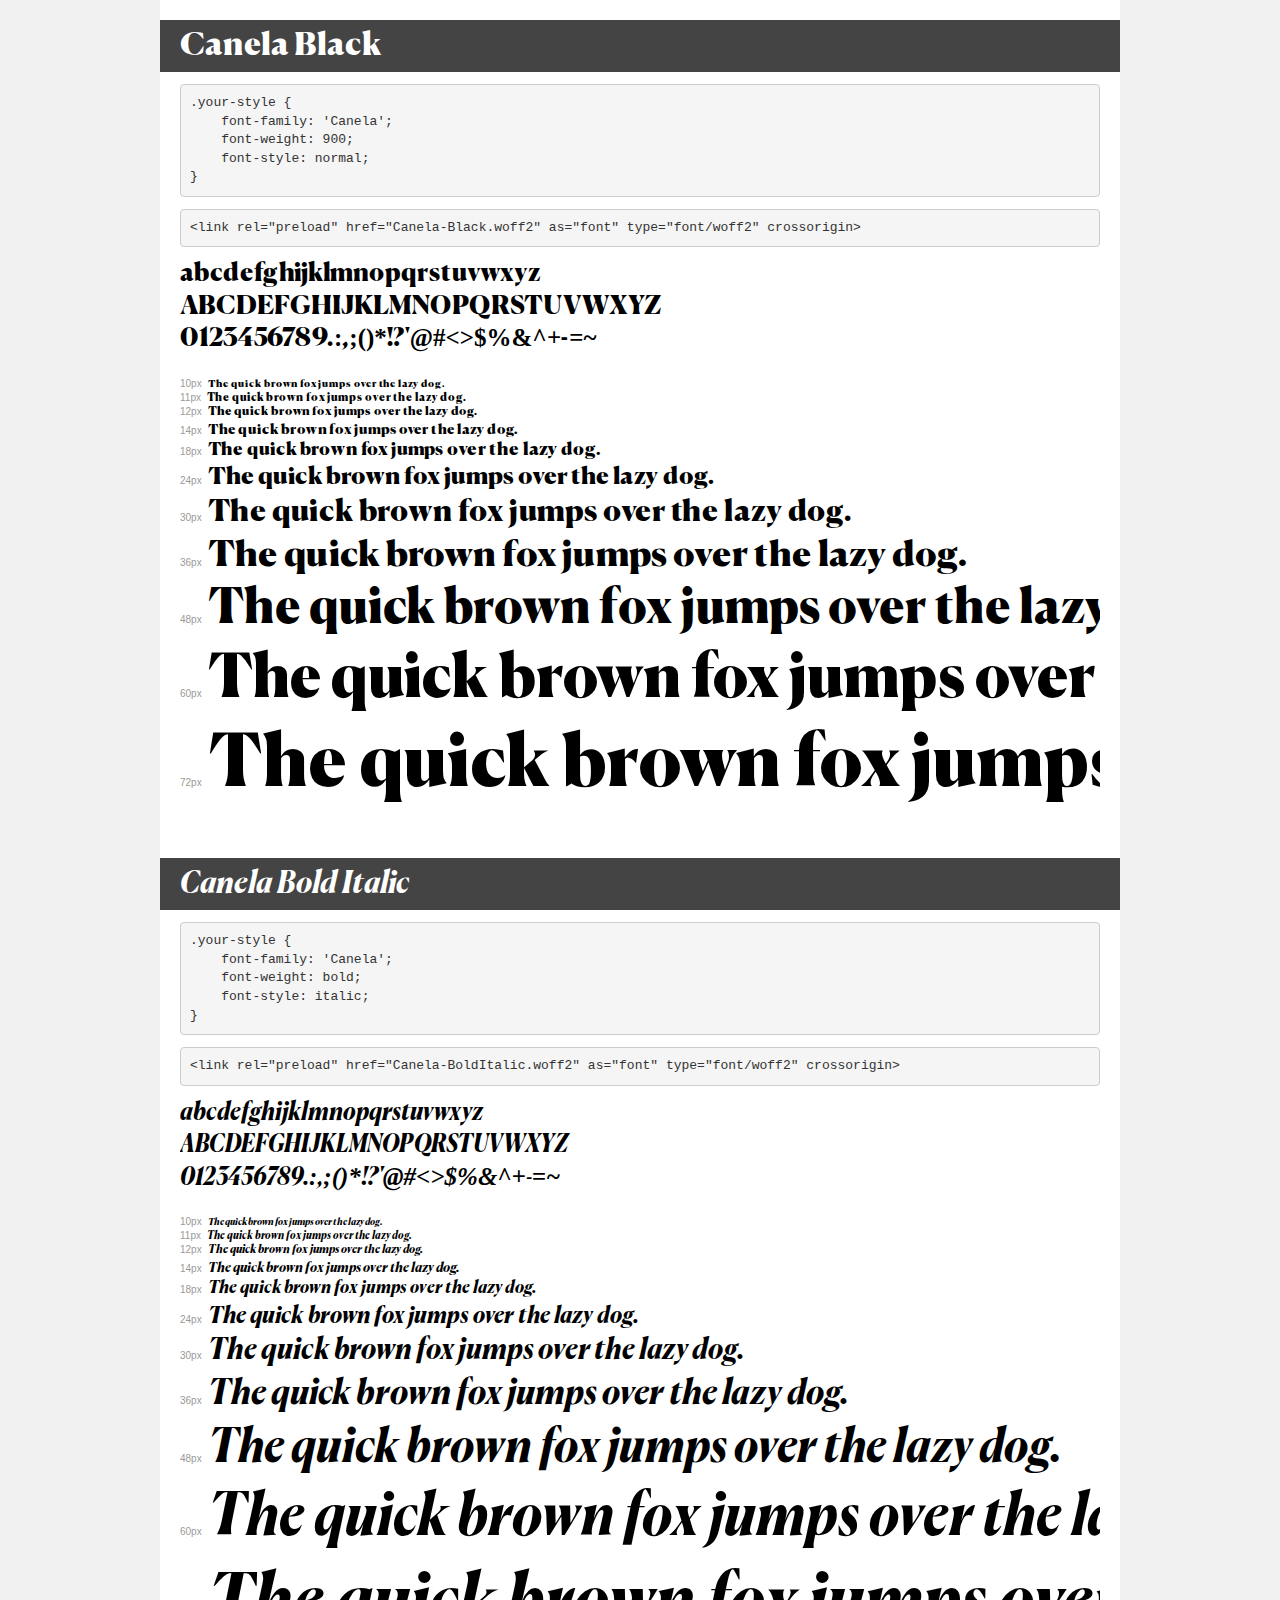
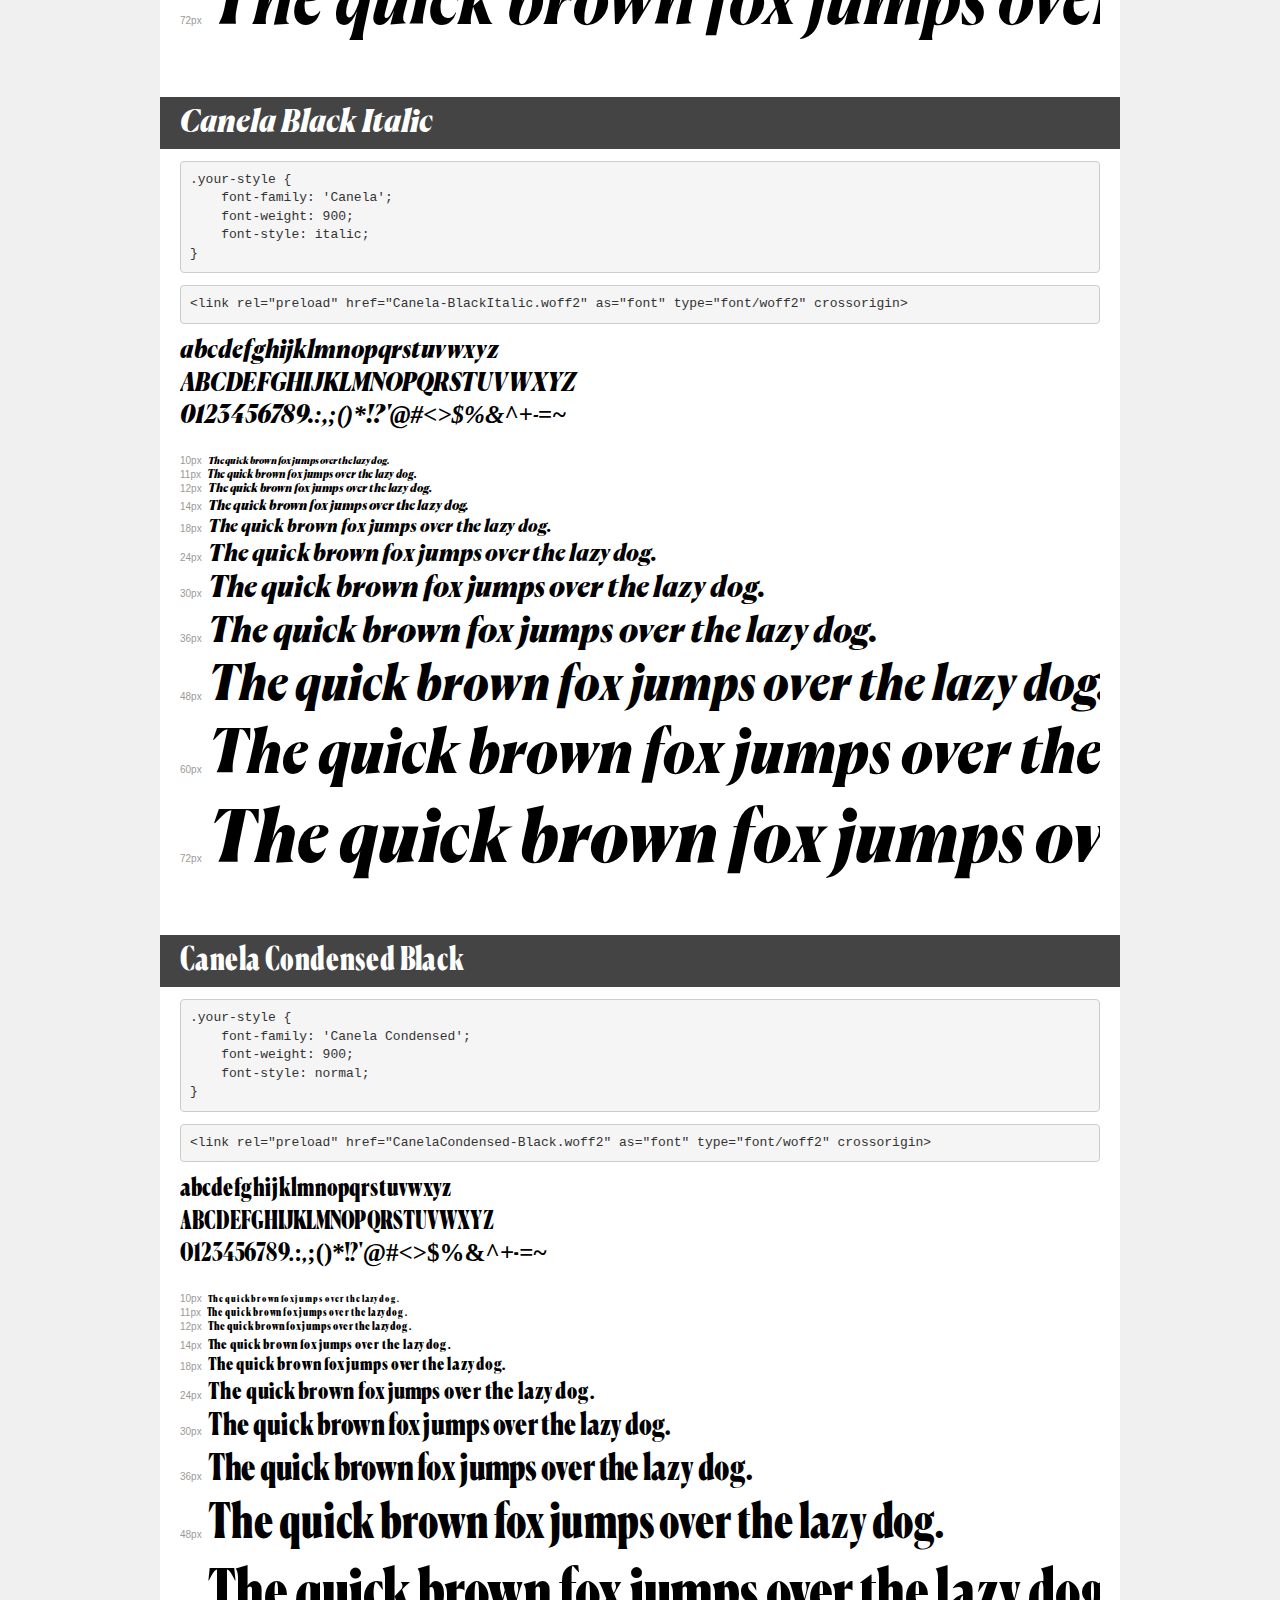
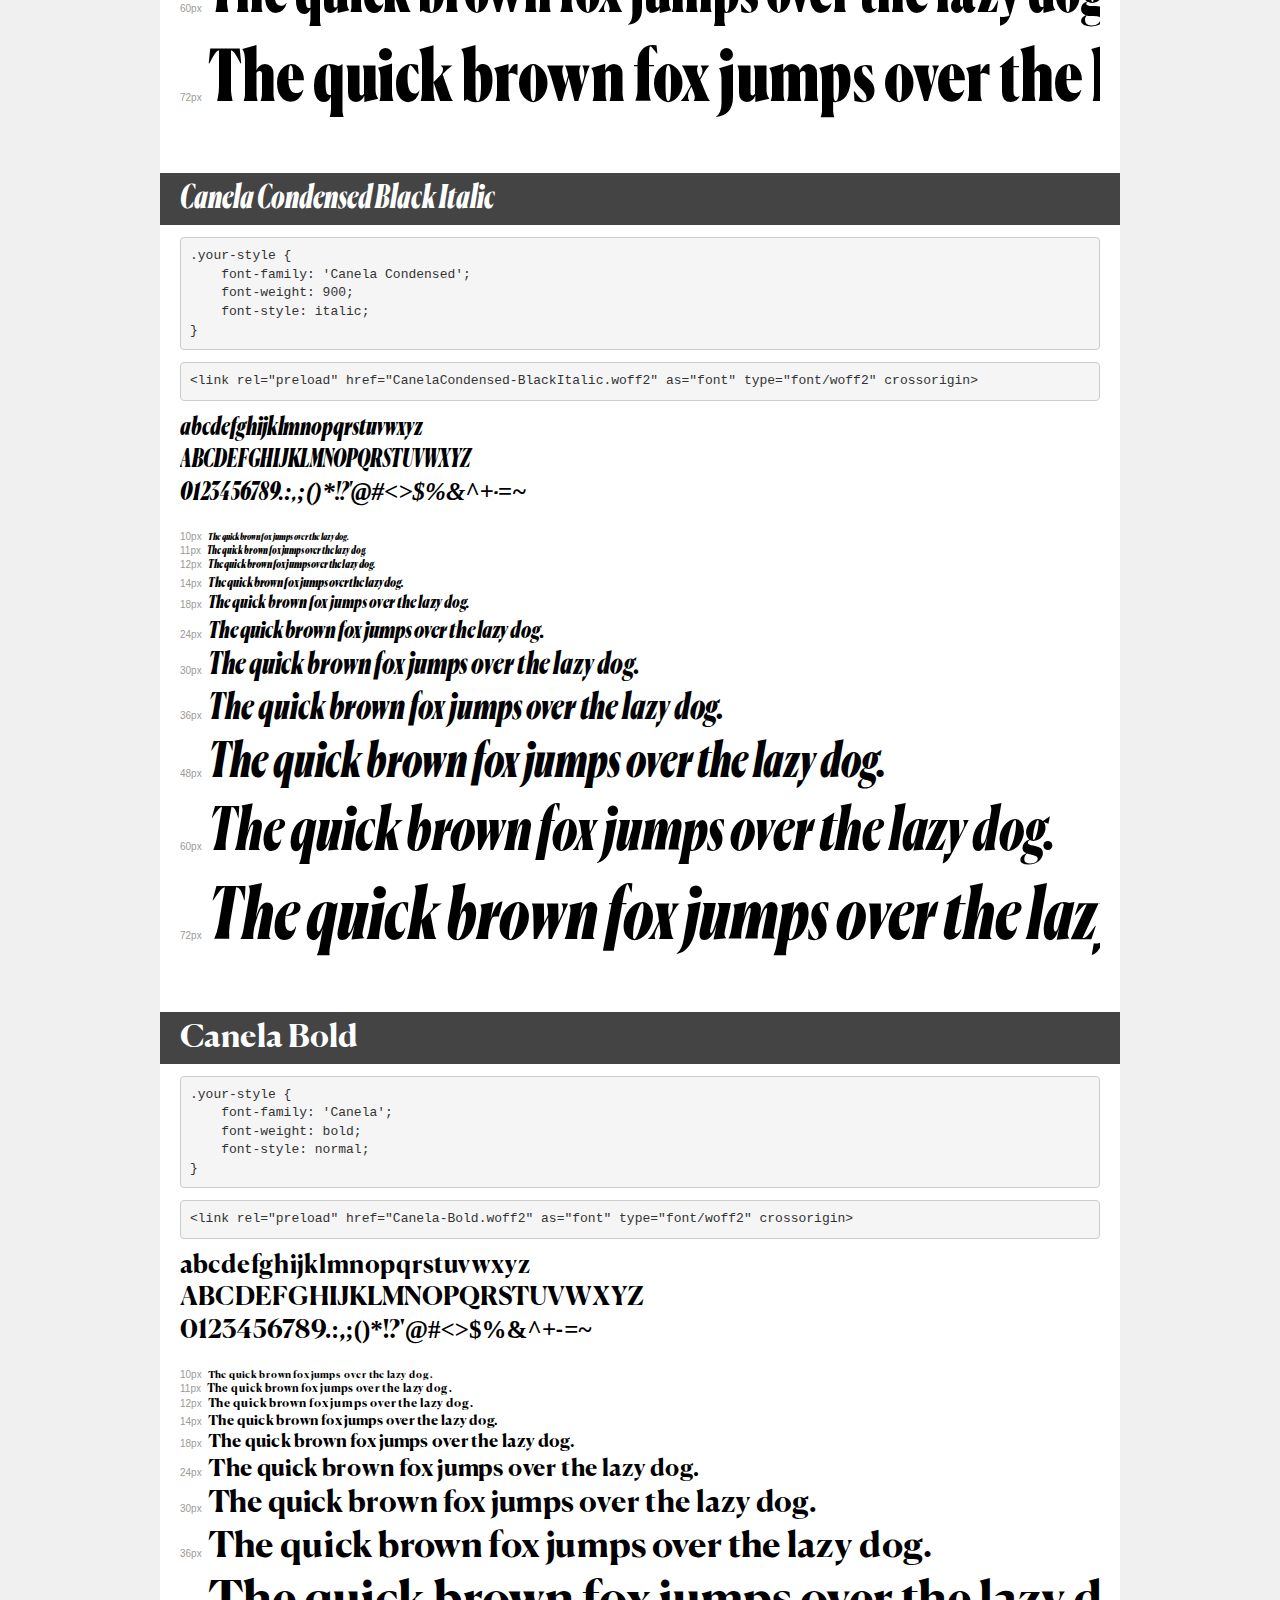
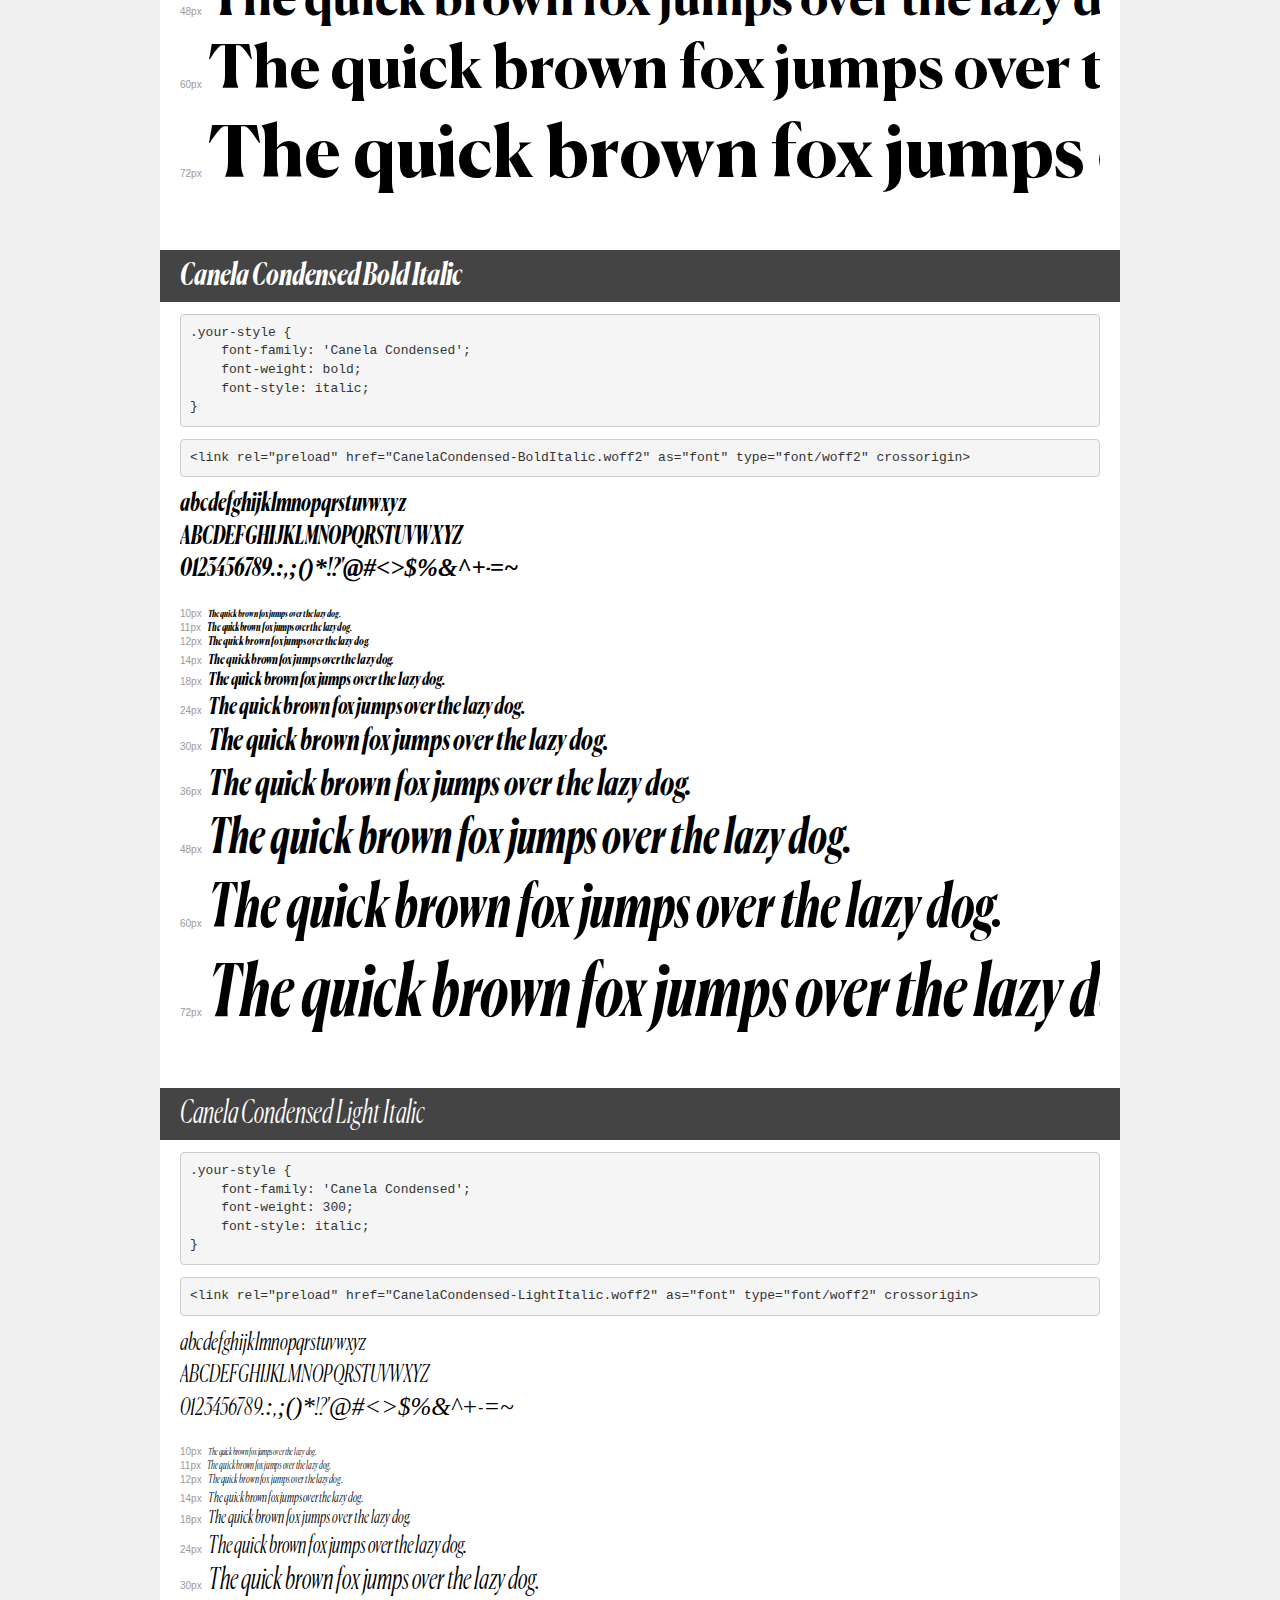
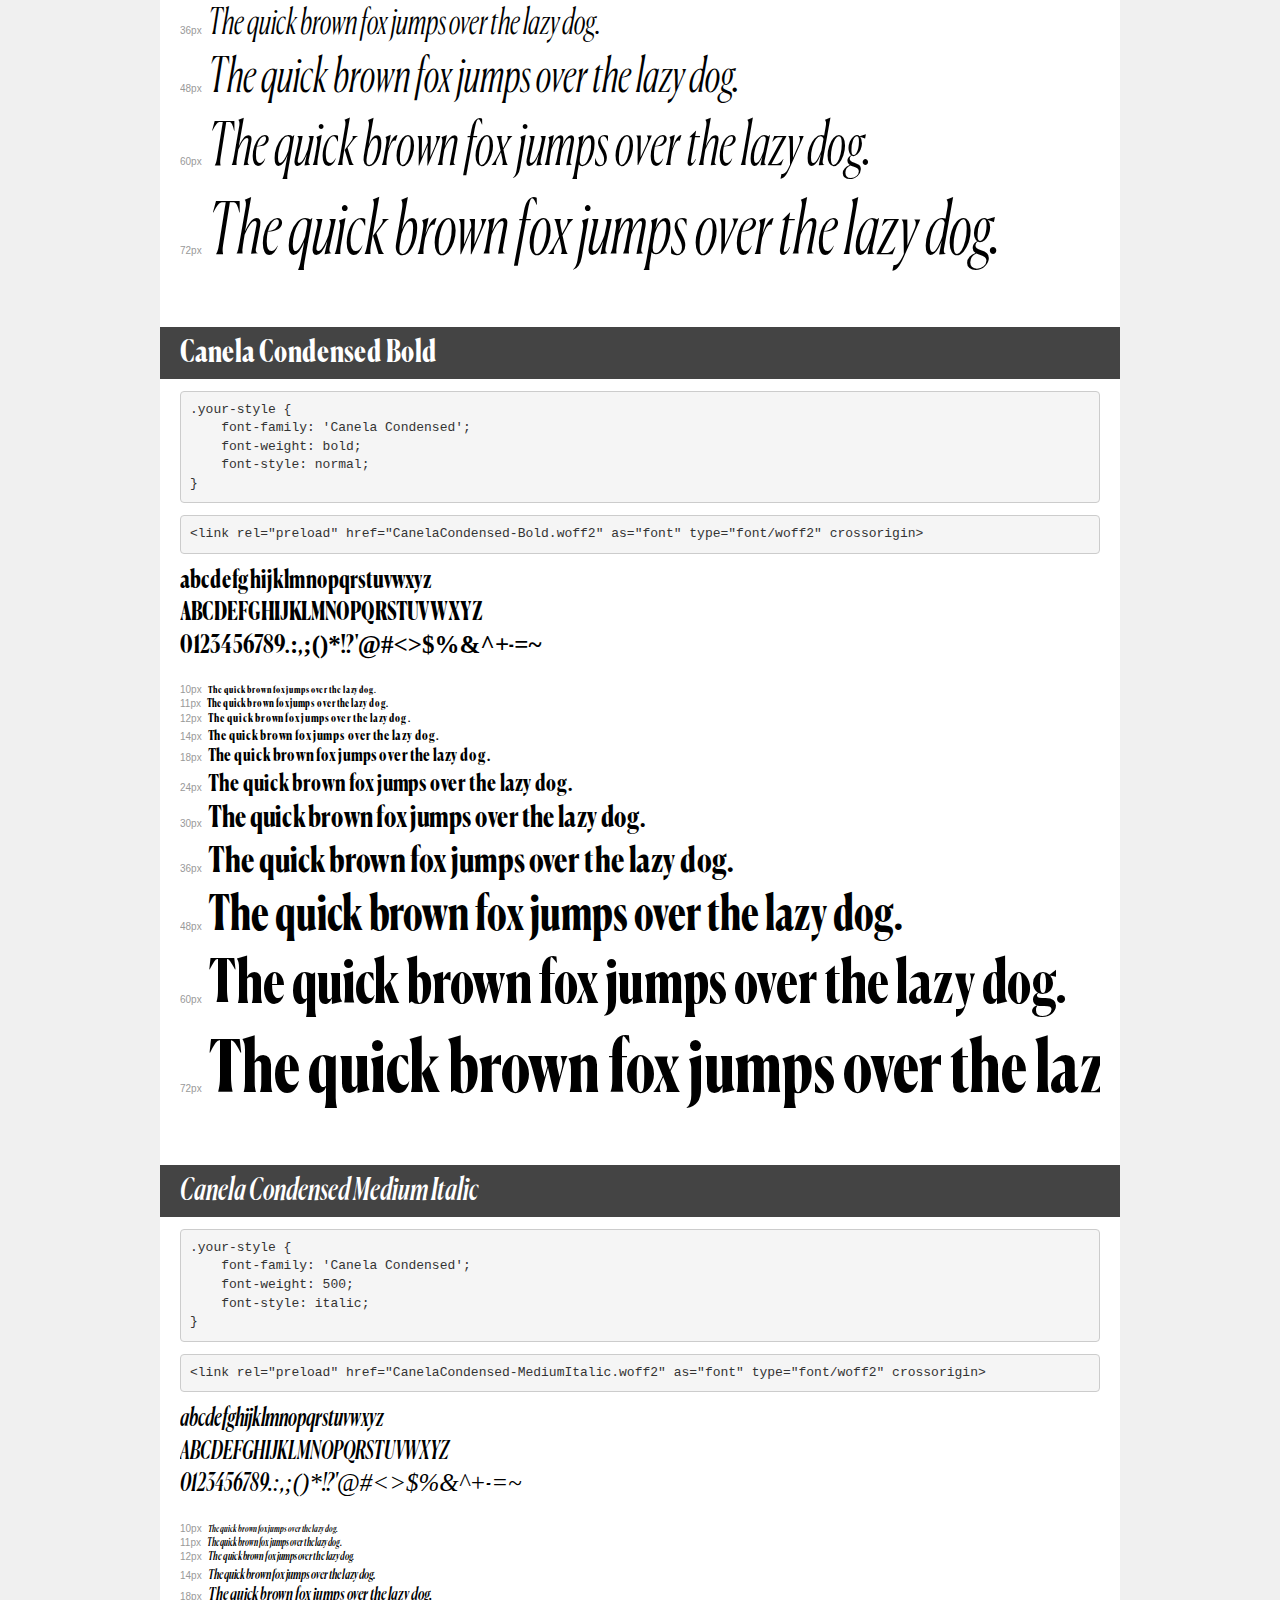
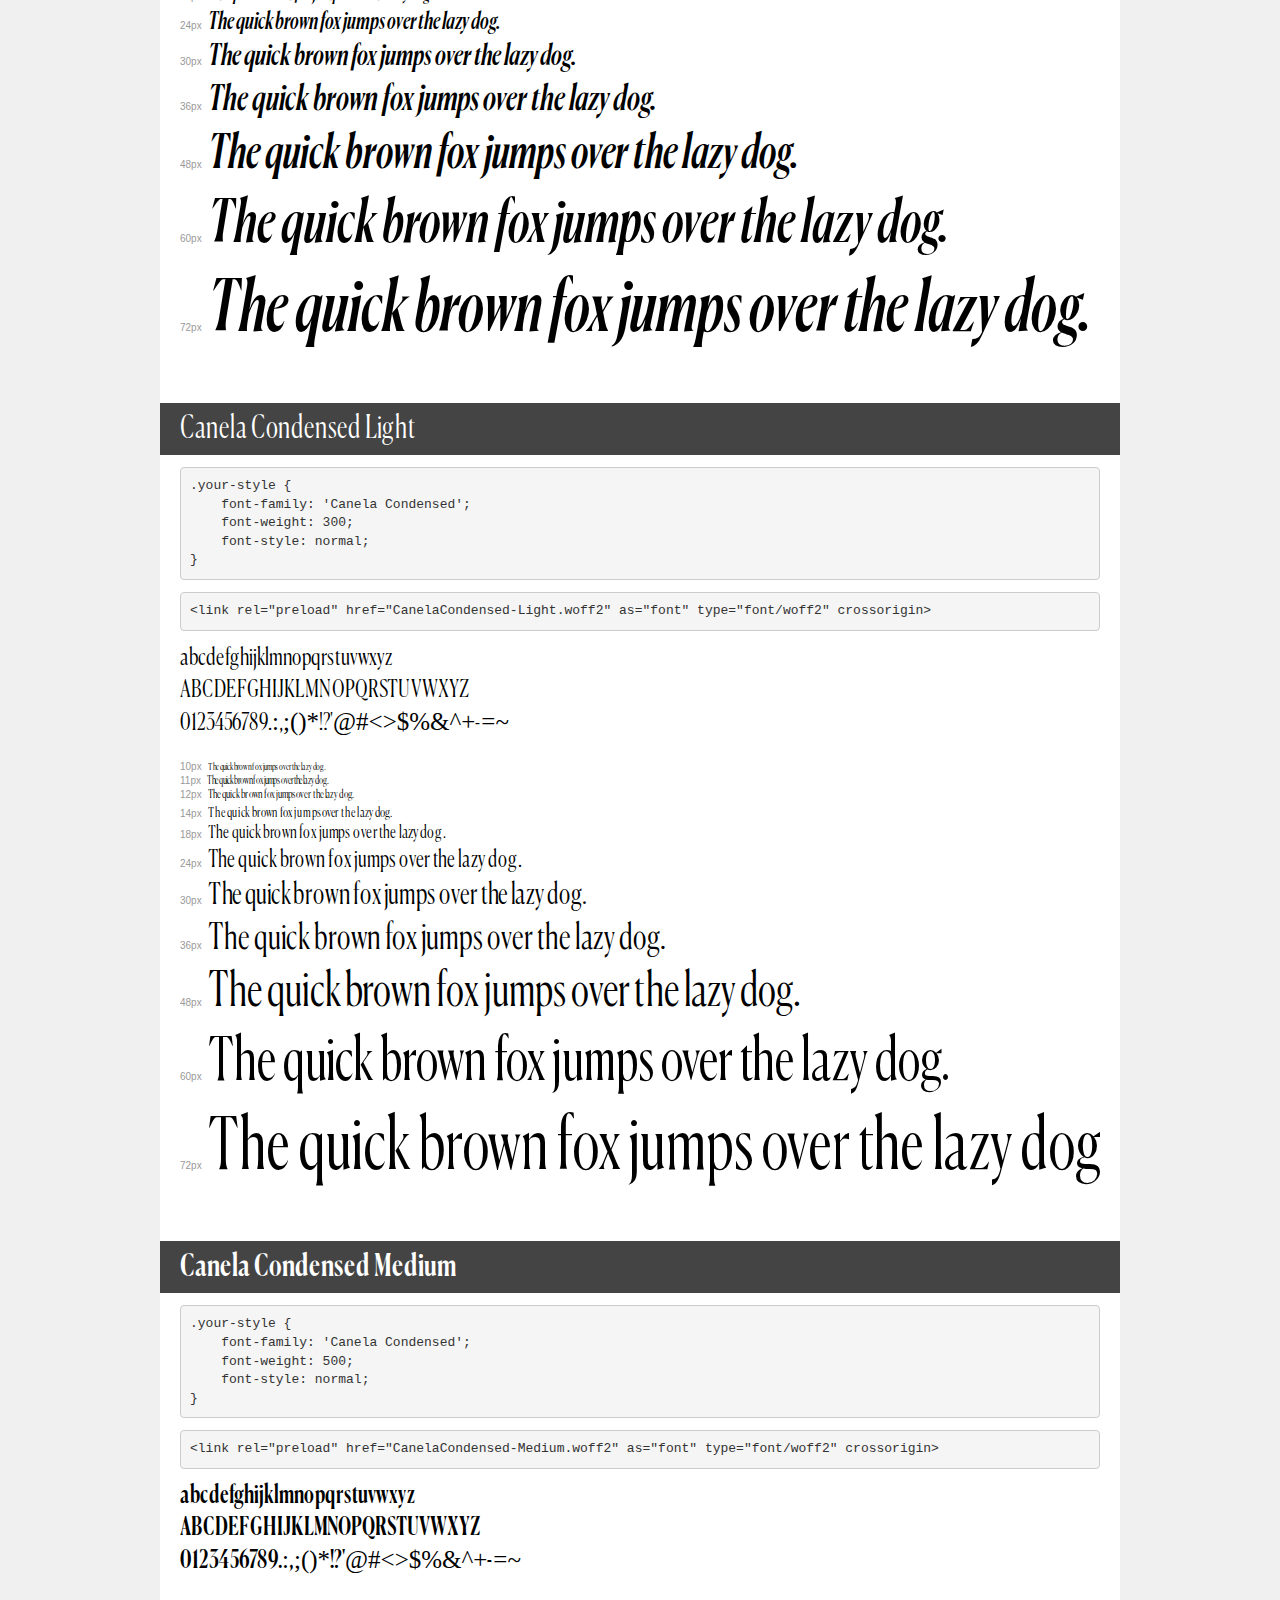
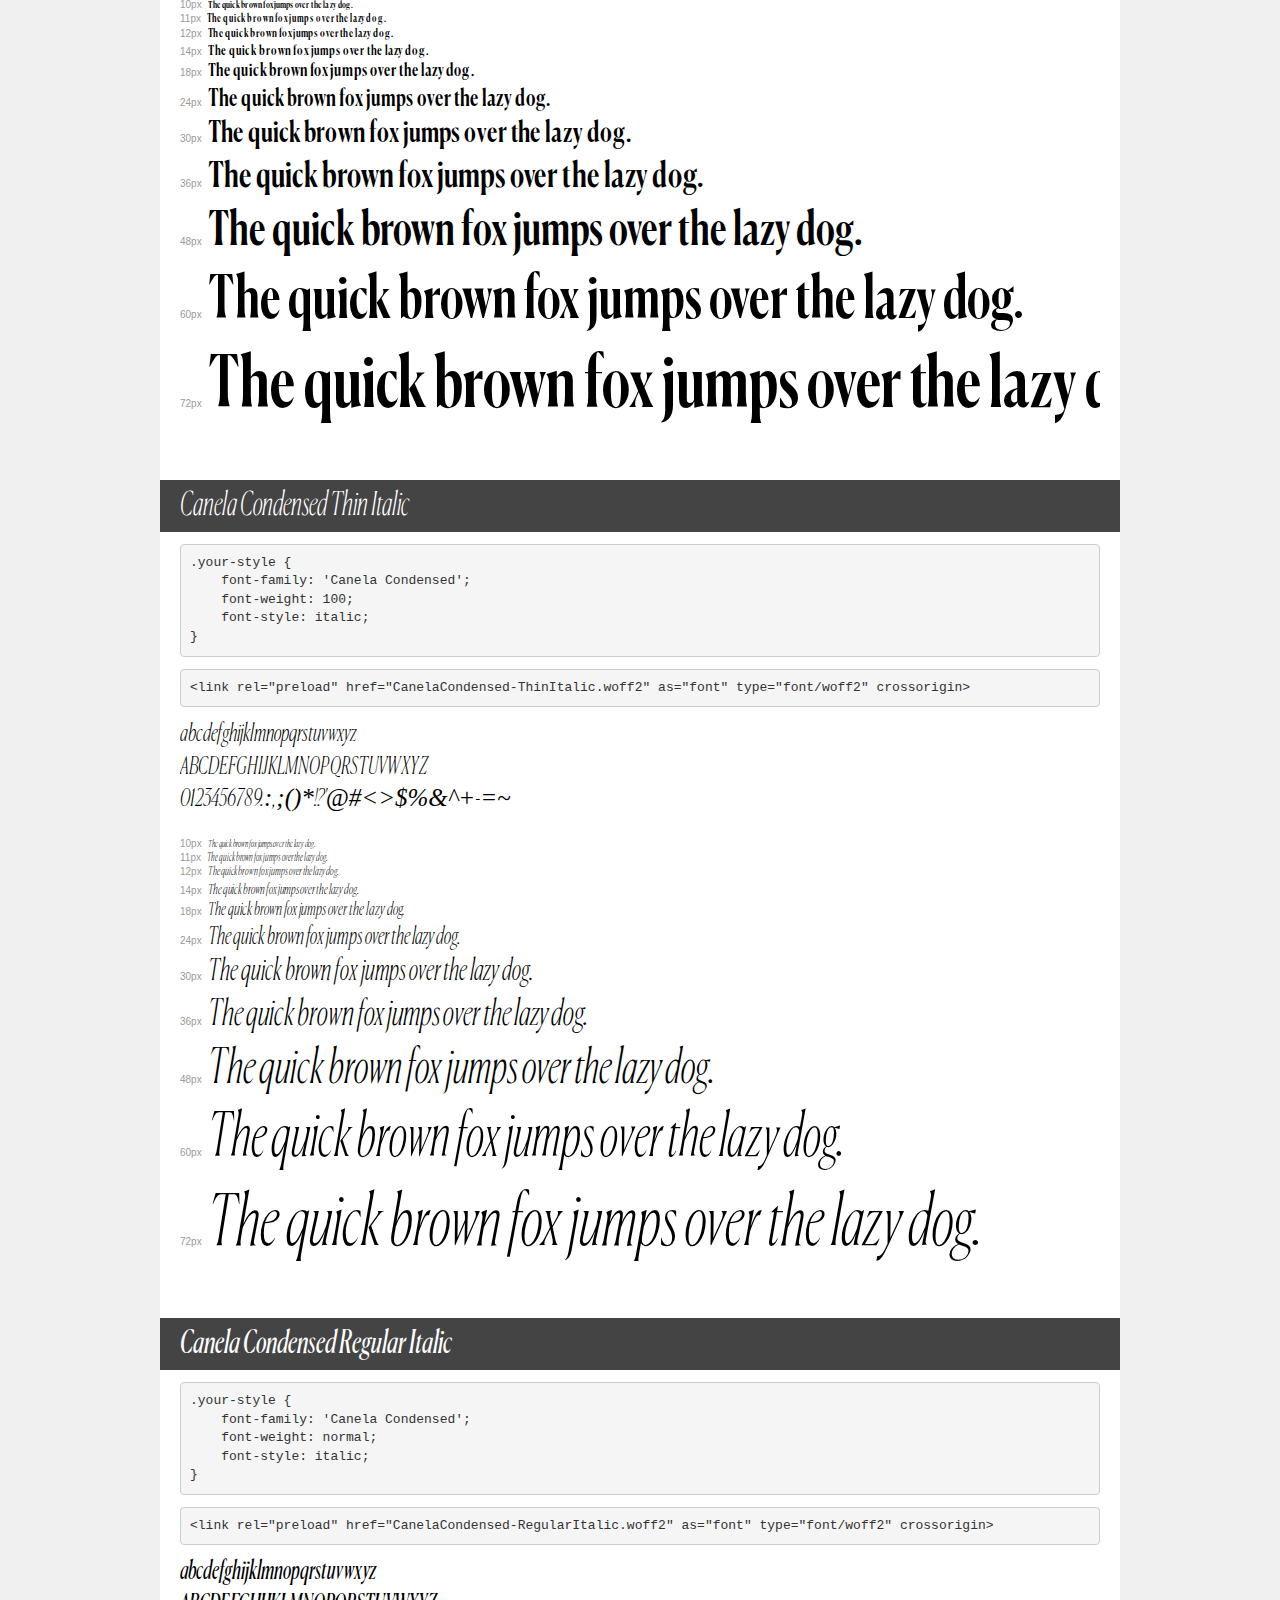
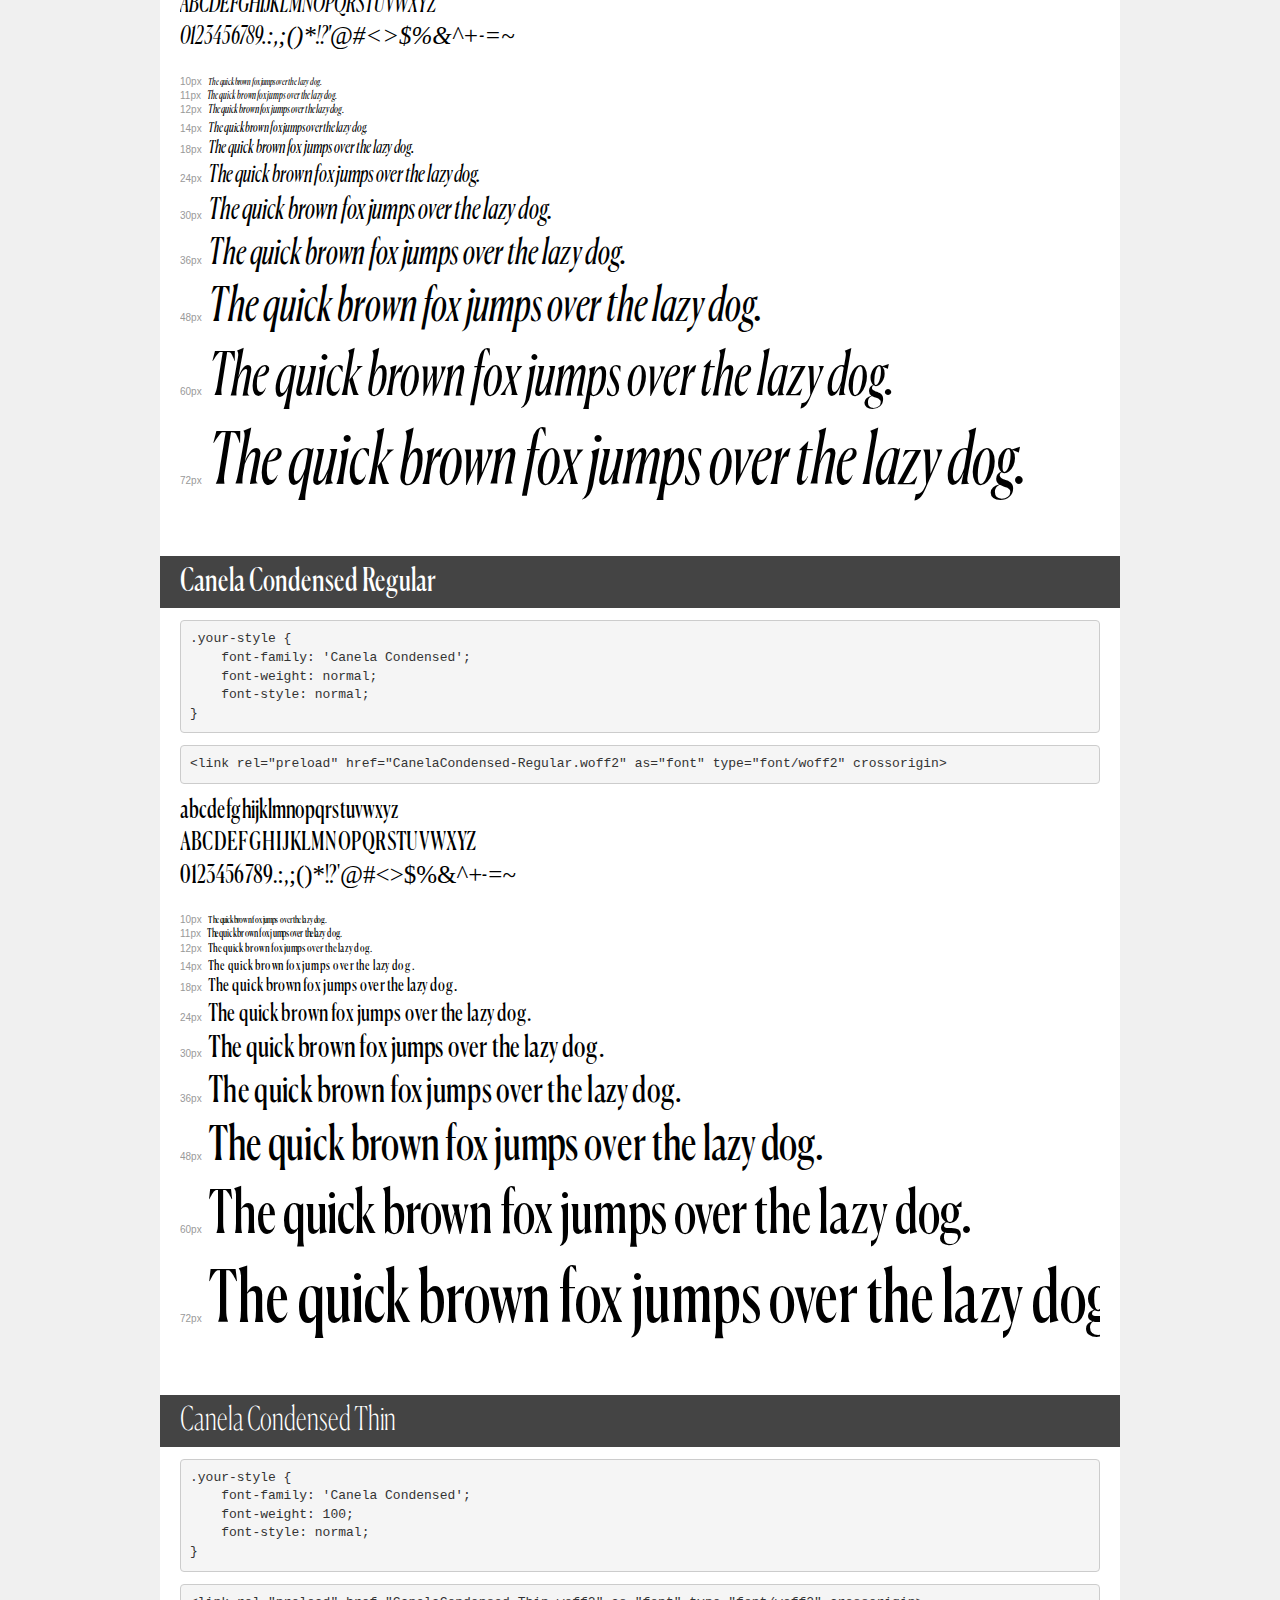
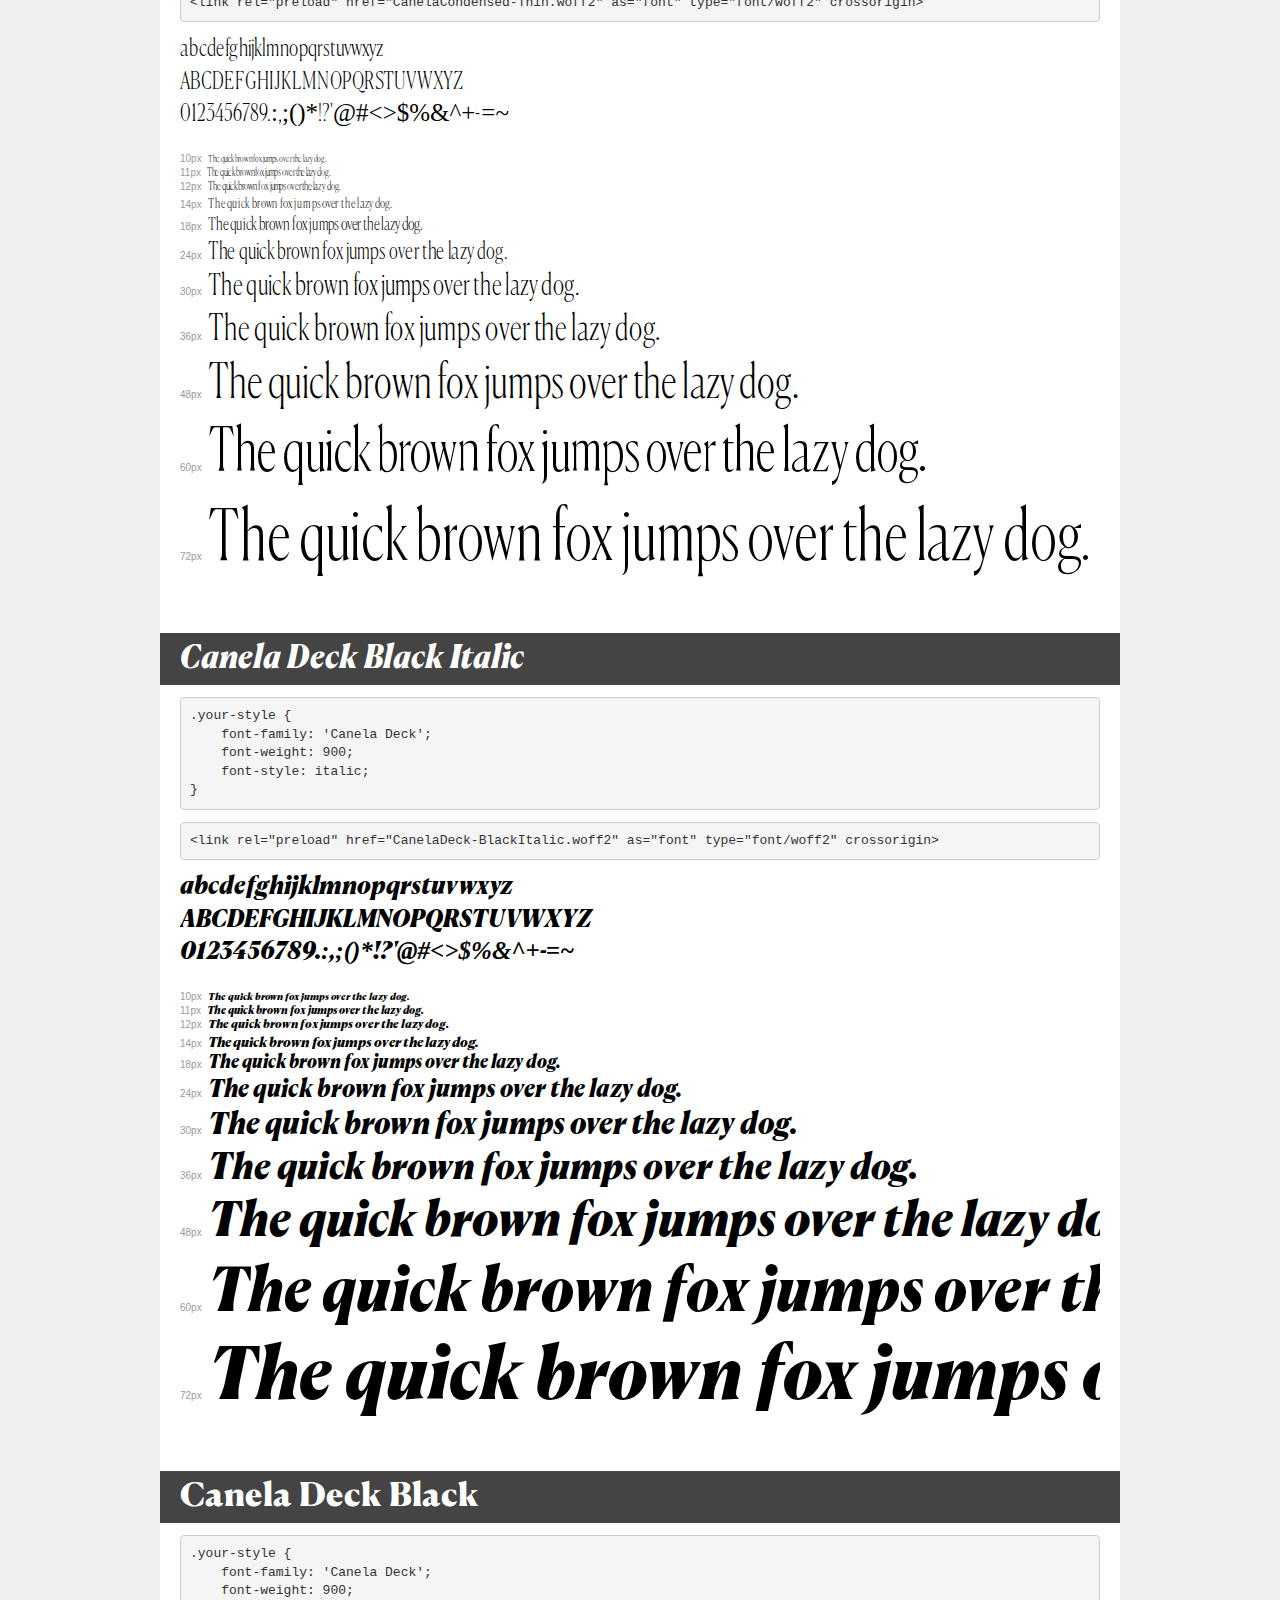
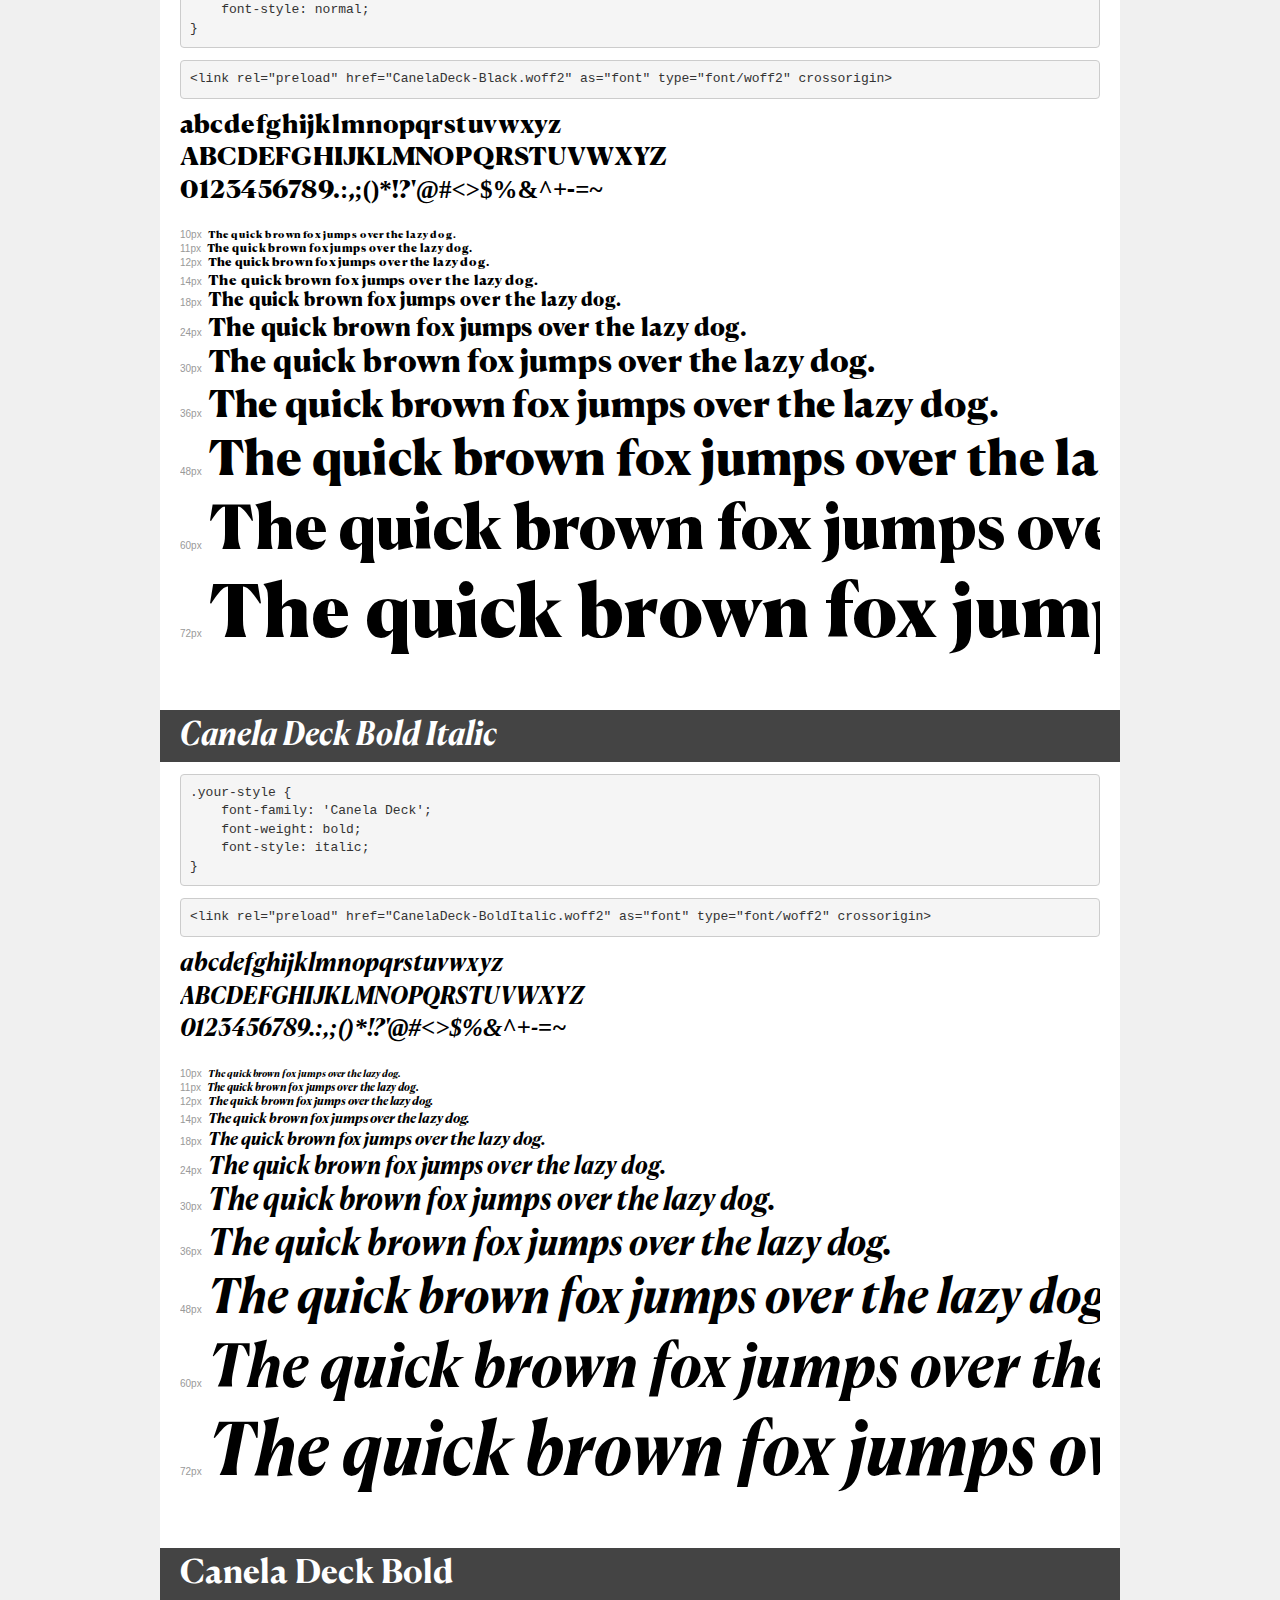
<file: fonts/Canela/demo.html>
<!DOCTYPE html>
<html lang="en">
<head>
    <meta charset="utf-8">
    <meta http-equiv="X-UA-Compatible" content="IE=edge">
    <meta name="viewport" content="width=device-width, initial-scale=1">
    <meta name="robots" content="noindex, noarchive">
    <meta name="format-detection" content="telephone=no">
    <title>Transfonter demo</title>
    <link href="stylesheet.css" rel="stylesheet">
    <style>
        /*
        http://meyerweb.com/eric/tools/css/reset/
        v2.0 | 20110126
        License: none (public domain)
        */
        html, body, div, span, applet, object, iframe,
        h1, h2, h3, h4, h5, h6, p, blockquote, pre,
        a, abbr, acronym, address, big, cite, code,
        del, dfn, em, img, ins, kbd, q, s, samp,
        small, strike, strong, sub, sup, tt, var,
        b, u, i, center,
        dl, dt, dd, ol, ul, li,
        fieldset, form, label, legend,
        table, caption, tbody, tfoot, thead, tr, th, td,
        article, aside, canvas, details, embed,
        figure, figcaption, footer, header, hgroup,
        menu, nav, output, ruby, section, summary,
        time, mark, audio, video {
            margin: 0;
            padding: 0;
            border: 0;
            font-size: 100%;
            font: inherit;
            vertical-align: baseline;
        }
        /* HTML5 display-role reset for older browsers */
        article, aside, details, figcaption, figure,
        footer, header, hgroup, menu, nav, section {
            display: block;
        }
        body {
            line-height: 1;
        }
        ol, ul {
            list-style: none;
        }
        blockquote, q {
            quotes: none;
        }
        blockquote:before, blockquote:after,
        q:before, q:after {
            content: '';
            content: none;
        }
        table {
            border-collapse: collapse;
            border-spacing: 0;
        }
        /* demo styles */
        body {
            background: #f0f0f0;
            color: #000;
        }
        .page {
            background: #fff;
            width: 920px;
            margin: 0 auto;
            padding: 20px 20px 0 20px;
            overflow: hidden;
        }
        .font-container {
            overflow-x: auto;
            overflow-y: hidden;
            margin-bottom: 40px;
            line-height: 1.3;
            white-space: nowrap;
            padding-bottom: 5px;
        }
        h1 {
            position: relative;
            background: #444;
            font-size: 32px;
            color: #fff;
            padding: 10px 20px;
            margin: 0 -20px 12px -20px;
        }
        .letters {
            font-size: 25px;
            margin-bottom: 20px;
        }
        .s10:before {
            content: '10px';
        }
        .s11:before {
            content: '11px';
        }
        .s12:before {
            content: '12px';
        }
        .s14:before {
            content: '14px';
        }
        .s18:before {
            content: '18px';
        }
        .s24:before {
            content: '24px';
        }
        .s30:before {
            content: '30px';
        }
        .s36:before {
            content: '36px';
        }
        .s48:before {
            content: '48px';
        }
        .s60:before {
            content: '60px';
        }
        .s72:before {
            content: '72px';
        }
        .s10:before, .s11:before, .s12:before, .s14:before,
        .s18:before, .s24:before, .s30:before, .s36:before,
        .s48:before, .s60:before, .s72:before {
            font-family: Arial, sans-serif;
            font-size: 10px;
            font-weight: normal;
            font-style: normal;
            color: #999;
            padding-right: 6px;
        }
        pre {
            display: block;
            padding: 9px;
            margin: 0 0 12px;
            font-family: Monaco, Menlo, Consolas, "Courier New", monospace;
            font-size: 13px;
            line-height: 1.428571429;
            color: #333;
            font-weight: normal;
            font-style: normal;
            background-color: #f5f5f5;
            border: 1px solid #ccc;
            overflow-x: auto;
            border-radius: 4px;
        }
        /* responsive */
        @media (max-width: 959px) {
            .page {
                width: auto;
                margin: 0;
            }
        }
    </style>
</head>
<body>
<div class="page">
    <div class="demo">
        <h1 style="font-family: 'Canela'; font-weight: 900; font-style: normal;">Canela Black</h1>
        <pre title="Usage">.your-style {
    font-family: 'Canela';
    font-weight: 900;
    font-style: normal;
}</pre>
        <pre title="Preload (optional)">
&lt;link rel=&quot;preload&quot; href=&quot;Canela-Black.woff2&quot; as=&quot;font&quot; type=&quot;font/woff2&quot; crossorigin&gt;</pre>
        <div class="font-container" style="font-family: 'Canela'; font-weight: 900; font-style: normal;">
            <p class="letters">
                abcdefghijklmnopqrstuvwxyz<br>
ABCDEFGHIJKLMNOPQRSTUVWXYZ<br>
                0123456789.:,;()*!?'@#&lt;&gt;$%&^+-=~
            </p>
            <p class="s10" style="font-size: 10px;">The quick brown fox jumps over the lazy dog.</p>
            <p class="s11" style="font-size: 11px;">The quick brown fox jumps over the lazy dog.</p>
            <p class="s12" style="font-size: 12px;">The quick brown fox jumps over the lazy dog.</p>
            <p class="s14" style="font-size: 14px;">The quick brown fox jumps over the lazy dog.</p>
            <p class="s18" style="font-size: 18px;">The quick brown fox jumps over the lazy dog.</p>
            <p class="s24" style="font-size: 24px;">The quick brown fox jumps over the lazy dog.</p>
            <p class="s30" style="font-size: 30px;">The quick brown fox jumps over the lazy dog.</p>
            <p class="s36" style="font-size: 36px;">The quick brown fox jumps over the lazy dog.</p>
            <p class="s48" style="font-size: 48px;">The quick brown fox jumps over the lazy dog.</p>
            <p class="s60" style="font-size: 60px;">The quick brown fox jumps over the lazy dog.</p>
            <p class="s72" style="font-size: 72px;">The quick brown fox jumps over the lazy dog.</p>
        </div>
    </div>

    <div class="demo">
        <h1 style="font-family: 'Canela'; font-weight: bold; font-style: italic;">Canela Bold Italic</h1>
        <pre title="Usage">.your-style {
    font-family: 'Canela';
    font-weight: bold;
    font-style: italic;
}</pre>
        <pre title="Preload (optional)">
&lt;link rel=&quot;preload&quot; href=&quot;Canela-BoldItalic.woff2&quot; as=&quot;font&quot; type=&quot;font/woff2&quot; crossorigin&gt;</pre>
        <div class="font-container" style="font-family: 'Canela'; font-weight: bold; font-style: italic;">
            <p class="letters">
                abcdefghijklmnopqrstuvwxyz<br>
ABCDEFGHIJKLMNOPQRSTUVWXYZ<br>
                0123456789.:,;()*!?'@#&lt;&gt;$%&^+-=~
            </p>
            <p class="s10" style="font-size: 10px;">The quick brown fox jumps over the lazy dog.</p>
            <p class="s11" style="font-size: 11px;">The quick brown fox jumps over the lazy dog.</p>
            <p class="s12" style="font-size: 12px;">The quick brown fox jumps over the lazy dog.</p>
            <p class="s14" style="font-size: 14px;">The quick brown fox jumps over the lazy dog.</p>
            <p class="s18" style="font-size: 18px;">The quick brown fox jumps over the lazy dog.</p>
            <p class="s24" style="font-size: 24px;">The quick brown fox jumps over the lazy dog.</p>
            <p class="s30" style="font-size: 30px;">The quick brown fox jumps over the lazy dog.</p>
            <p class="s36" style="font-size: 36px;">The quick brown fox jumps over the lazy dog.</p>
            <p class="s48" style="font-size: 48px;">The quick brown fox jumps over the lazy dog.</p>
            <p class="s60" style="font-size: 60px;">The quick brown fox jumps over the lazy dog.</p>
            <p class="s72" style="font-size: 72px;">The quick brown fox jumps over the lazy dog.</p>
        </div>
    </div>

    <div class="demo">
        <h1 style="font-family: 'Canela'; font-weight: 900; font-style: italic;">Canela Black Italic</h1>
        <pre title="Usage">.your-style {
    font-family: 'Canela';
    font-weight: 900;
    font-style: italic;
}</pre>
        <pre title="Preload (optional)">
&lt;link rel=&quot;preload&quot; href=&quot;Canela-BlackItalic.woff2&quot; as=&quot;font&quot; type=&quot;font/woff2&quot; crossorigin&gt;</pre>
        <div class="font-container" style="font-family: 'Canela'; font-weight: 900; font-style: italic;">
            <p class="letters">
                abcdefghijklmnopqrstuvwxyz<br>
ABCDEFGHIJKLMNOPQRSTUVWXYZ<br>
                0123456789.:,;()*!?'@#&lt;&gt;$%&^+-=~
            </p>
            <p class="s10" style="font-size: 10px;">The quick brown fox jumps over the lazy dog.</p>
            <p class="s11" style="font-size: 11px;">The quick brown fox jumps over the lazy dog.</p>
            <p class="s12" style="font-size: 12px;">The quick brown fox jumps over the lazy dog.</p>
            <p class="s14" style="font-size: 14px;">The quick brown fox jumps over the lazy dog.</p>
            <p class="s18" style="font-size: 18px;">The quick brown fox jumps over the lazy dog.</p>
            <p class="s24" style="font-size: 24px;">The quick brown fox jumps over the lazy dog.</p>
            <p class="s30" style="font-size: 30px;">The quick brown fox jumps over the lazy dog.</p>
            <p class="s36" style="font-size: 36px;">The quick brown fox jumps over the lazy dog.</p>
            <p class="s48" style="font-size: 48px;">The quick brown fox jumps over the lazy dog.</p>
            <p class="s60" style="font-size: 60px;">The quick brown fox jumps over the lazy dog.</p>
            <p class="s72" style="font-size: 72px;">The quick brown fox jumps over the lazy dog.</p>
        </div>
    </div>

    <div class="demo">
        <h1 style="font-family: 'Canela Condensed'; font-weight: 900; font-style: normal;">Canela Condensed Black</h1>
        <pre title="Usage">.your-style {
    font-family: 'Canela Condensed';
    font-weight: 900;
    font-style: normal;
}</pre>
        <pre title="Preload (optional)">
&lt;link rel=&quot;preload&quot; href=&quot;CanelaCondensed-Black.woff2&quot; as=&quot;font&quot; type=&quot;font/woff2&quot; crossorigin&gt;</pre>
        <div class="font-container" style="font-family: 'Canela Condensed'; font-weight: 900; font-style: normal;">
            <p class="letters">
                abcdefghijklmnopqrstuvwxyz<br>
ABCDEFGHIJKLMNOPQRSTUVWXYZ<br>
                0123456789.:,;()*!?'@#&lt;&gt;$%&^+-=~
            </p>
            <p class="s10" style="font-size: 10px;">The quick brown fox jumps over the lazy dog.</p>
            <p class="s11" style="font-size: 11px;">The quick brown fox jumps over the lazy dog.</p>
            <p class="s12" style="font-size: 12px;">The quick brown fox jumps over the lazy dog.</p>
            <p class="s14" style="font-size: 14px;">The quick brown fox jumps over the lazy dog.</p>
            <p class="s18" style="font-size: 18px;">The quick brown fox jumps over the lazy dog.</p>
            <p class="s24" style="font-size: 24px;">The quick brown fox jumps over the lazy dog.</p>
            <p class="s30" style="font-size: 30px;">The quick brown fox jumps over the lazy dog.</p>
            <p class="s36" style="font-size: 36px;">The quick brown fox jumps over the lazy dog.</p>
            <p class="s48" style="font-size: 48px;">The quick brown fox jumps over the lazy dog.</p>
            <p class="s60" style="font-size: 60px;">The quick brown fox jumps over the lazy dog.</p>
            <p class="s72" style="font-size: 72px;">The quick brown fox jumps over the lazy dog.</p>
        </div>
    </div>

    <div class="demo">
        <h1 style="font-family: 'Canela Condensed'; font-weight: 900; font-style: italic;">Canela Condensed Black Italic</h1>
        <pre title="Usage">.your-style {
    font-family: 'Canela Condensed';
    font-weight: 900;
    font-style: italic;
}</pre>
        <pre title="Preload (optional)">
&lt;link rel=&quot;preload&quot; href=&quot;CanelaCondensed-BlackItalic.woff2&quot; as=&quot;font&quot; type=&quot;font/woff2&quot; crossorigin&gt;</pre>
        <div class="font-container" style="font-family: 'Canela Condensed'; font-weight: 900; font-style: italic;">
            <p class="letters">
                abcdefghijklmnopqrstuvwxyz<br>
ABCDEFGHIJKLMNOPQRSTUVWXYZ<br>
                0123456789.:,;()*!?'@#&lt;&gt;$%&^+-=~
            </p>
            <p class="s10" style="font-size: 10px;">The quick brown fox jumps over the lazy dog.</p>
            <p class="s11" style="font-size: 11px;">The quick brown fox jumps over the lazy dog.</p>
            <p class="s12" style="font-size: 12px;">The quick brown fox jumps over the lazy dog.</p>
            <p class="s14" style="font-size: 14px;">The quick brown fox jumps over the lazy dog.</p>
            <p class="s18" style="font-size: 18px;">The quick brown fox jumps over the lazy dog.</p>
            <p class="s24" style="font-size: 24px;">The quick brown fox jumps over the lazy dog.</p>
            <p class="s30" style="font-size: 30px;">The quick brown fox jumps over the lazy dog.</p>
            <p class="s36" style="font-size: 36px;">The quick brown fox jumps over the lazy dog.</p>
            <p class="s48" style="font-size: 48px;">The quick brown fox jumps over the lazy dog.</p>
            <p class="s60" style="font-size: 60px;">The quick brown fox jumps over the lazy dog.</p>
            <p class="s72" style="font-size: 72px;">The quick brown fox jumps over the lazy dog.</p>
        </div>
    </div>

    <div class="demo">
        <h1 style="font-family: 'Canela'; font-weight: bold; font-style: normal;">Canela Bold</h1>
        <pre title="Usage">.your-style {
    font-family: 'Canela';
    font-weight: bold;
    font-style: normal;
}</pre>
        <pre title="Preload (optional)">
&lt;link rel=&quot;preload&quot; href=&quot;Canela-Bold.woff2&quot; as=&quot;font&quot; type=&quot;font/woff2&quot; crossorigin&gt;</pre>
        <div class="font-container" style="font-family: 'Canela'; font-weight: bold; font-style: normal;">
            <p class="letters">
                abcdefghijklmnopqrstuvwxyz<br>
ABCDEFGHIJKLMNOPQRSTUVWXYZ<br>
                0123456789.:,;()*!?'@#&lt;&gt;$%&^+-=~
            </p>
            <p class="s10" style="font-size: 10px;">The quick brown fox jumps over the lazy dog.</p>
            <p class="s11" style="font-size: 11px;">The quick brown fox jumps over the lazy dog.</p>
            <p class="s12" style="font-size: 12px;">The quick brown fox jumps over the lazy dog.</p>
            <p class="s14" style="font-size: 14px;">The quick brown fox jumps over the lazy dog.</p>
            <p class="s18" style="font-size: 18px;">The quick brown fox jumps over the lazy dog.</p>
            <p class="s24" style="font-size: 24px;">The quick brown fox jumps over the lazy dog.</p>
            <p class="s30" style="font-size: 30px;">The quick brown fox jumps over the lazy dog.</p>
            <p class="s36" style="font-size: 36px;">The quick brown fox jumps over the lazy dog.</p>
            <p class="s48" style="font-size: 48px;">The quick brown fox jumps over the lazy dog.</p>
            <p class="s60" style="font-size: 60px;">The quick brown fox jumps over the lazy dog.</p>
            <p class="s72" style="font-size: 72px;">The quick brown fox jumps over the lazy dog.</p>
        </div>
    </div>

    <div class="demo">
        <h1 style="font-family: 'Canela Condensed'; font-weight: bold; font-style: italic;">Canela Condensed Bold Italic</h1>
        <pre title="Usage">.your-style {
    font-family: 'Canela Condensed';
    font-weight: bold;
    font-style: italic;
}</pre>
        <pre title="Preload (optional)">
&lt;link rel=&quot;preload&quot; href=&quot;CanelaCondensed-BoldItalic.woff2&quot; as=&quot;font&quot; type=&quot;font/woff2&quot; crossorigin&gt;</pre>
        <div class="font-container" style="font-family: 'Canela Condensed'; font-weight: bold; font-style: italic;">
            <p class="letters">
                abcdefghijklmnopqrstuvwxyz<br>
ABCDEFGHIJKLMNOPQRSTUVWXYZ<br>
                0123456789.:,;()*!?'@#&lt;&gt;$%&^+-=~
            </p>
            <p class="s10" style="font-size: 10px;">The quick brown fox jumps over the lazy dog.</p>
            <p class="s11" style="font-size: 11px;">The quick brown fox jumps over the lazy dog.</p>
            <p class="s12" style="font-size: 12px;">The quick brown fox jumps over the lazy dog.</p>
            <p class="s14" style="font-size: 14px;">The quick brown fox jumps over the lazy dog.</p>
            <p class="s18" style="font-size: 18px;">The quick brown fox jumps over the lazy dog.</p>
            <p class="s24" style="font-size: 24px;">The quick brown fox jumps over the lazy dog.</p>
            <p class="s30" style="font-size: 30px;">The quick brown fox jumps over the lazy dog.</p>
            <p class="s36" style="font-size: 36px;">The quick brown fox jumps over the lazy dog.</p>
            <p class="s48" style="font-size: 48px;">The quick brown fox jumps over the lazy dog.</p>
            <p class="s60" style="font-size: 60px;">The quick brown fox jumps over the lazy dog.</p>
            <p class="s72" style="font-size: 72px;">The quick brown fox jumps over the lazy dog.</p>
        </div>
    </div>

    <div class="demo">
        <h1 style="font-family: 'Canela Condensed'; font-weight: 300; font-style: italic;">Canela Condensed Light Italic</h1>
        <pre title="Usage">.your-style {
    font-family: 'Canela Condensed';
    font-weight: 300;
    font-style: italic;
}</pre>
        <pre title="Preload (optional)">
&lt;link rel=&quot;preload&quot; href=&quot;CanelaCondensed-LightItalic.woff2&quot; as=&quot;font&quot; type=&quot;font/woff2&quot; crossorigin&gt;</pre>
        <div class="font-container" style="font-family: 'Canela Condensed'; font-weight: 300; font-style: italic;">
            <p class="letters">
                abcdefghijklmnopqrstuvwxyz<br>
ABCDEFGHIJKLMNOPQRSTUVWXYZ<br>
                0123456789.:,;()*!?'@#&lt;&gt;$%&^+-=~
            </p>
            <p class="s10" style="font-size: 10px;">The quick brown fox jumps over the lazy dog.</p>
            <p class="s11" style="font-size: 11px;">The quick brown fox jumps over the lazy dog.</p>
            <p class="s12" style="font-size: 12px;">The quick brown fox jumps over the lazy dog.</p>
            <p class="s14" style="font-size: 14px;">The quick brown fox jumps over the lazy dog.</p>
            <p class="s18" style="font-size: 18px;">The quick brown fox jumps over the lazy dog.</p>
            <p class="s24" style="font-size: 24px;">The quick brown fox jumps over the lazy dog.</p>
            <p class="s30" style="font-size: 30px;">The quick brown fox jumps over the lazy dog.</p>
            <p class="s36" style="font-size: 36px;">The quick brown fox jumps over the lazy dog.</p>
            <p class="s48" style="font-size: 48px;">The quick brown fox jumps over the lazy dog.</p>
            <p class="s60" style="font-size: 60px;">The quick brown fox jumps over the lazy dog.</p>
            <p class="s72" style="font-size: 72px;">The quick brown fox jumps over the lazy dog.</p>
        </div>
    </div>

    <div class="demo">
        <h1 style="font-family: 'Canela Condensed'; font-weight: bold; font-style: normal;">Canela Condensed Bold</h1>
        <pre title="Usage">.your-style {
    font-family: 'Canela Condensed';
    font-weight: bold;
    font-style: normal;
}</pre>
        <pre title="Preload (optional)">
&lt;link rel=&quot;preload&quot; href=&quot;CanelaCondensed-Bold.woff2&quot; as=&quot;font&quot; type=&quot;font/woff2&quot; crossorigin&gt;</pre>
        <div class="font-container" style="font-family: 'Canela Condensed'; font-weight: bold; font-style: normal;">
            <p class="letters">
                abcdefghijklmnopqrstuvwxyz<br>
ABCDEFGHIJKLMNOPQRSTUVWXYZ<br>
                0123456789.:,;()*!?'@#&lt;&gt;$%&^+-=~
            </p>
            <p class="s10" style="font-size: 10px;">The quick brown fox jumps over the lazy dog.</p>
            <p class="s11" style="font-size: 11px;">The quick brown fox jumps over the lazy dog.</p>
            <p class="s12" style="font-size: 12px;">The quick brown fox jumps over the lazy dog.</p>
            <p class="s14" style="font-size: 14px;">The quick brown fox jumps over the lazy dog.</p>
            <p class="s18" style="font-size: 18px;">The quick brown fox jumps over the lazy dog.</p>
            <p class="s24" style="font-size: 24px;">The quick brown fox jumps over the lazy dog.</p>
            <p class="s30" style="font-size: 30px;">The quick brown fox jumps over the lazy dog.</p>
            <p class="s36" style="font-size: 36px;">The quick brown fox jumps over the lazy dog.</p>
            <p class="s48" style="font-size: 48px;">The quick brown fox jumps over the lazy dog.</p>
            <p class="s60" style="font-size: 60px;">The quick brown fox jumps over the lazy dog.</p>
            <p class="s72" style="font-size: 72px;">The quick brown fox jumps over the lazy dog.</p>
        </div>
    </div>

    <div class="demo">
        <h1 style="font-family: 'Canela Condensed'; font-weight: 500; font-style: italic;">Canela Condensed Medium Italic</h1>
        <pre title="Usage">.your-style {
    font-family: 'Canela Condensed';
    font-weight: 500;
    font-style: italic;
}</pre>
        <pre title="Preload (optional)">
&lt;link rel=&quot;preload&quot; href=&quot;CanelaCondensed-MediumItalic.woff2&quot; as=&quot;font&quot; type=&quot;font/woff2&quot; crossorigin&gt;</pre>
        <div class="font-container" style="font-family: 'Canela Condensed'; font-weight: 500; font-style: italic;">
            <p class="letters">
                abcdefghijklmnopqrstuvwxyz<br>
ABCDEFGHIJKLMNOPQRSTUVWXYZ<br>
                0123456789.:,;()*!?'@#&lt;&gt;$%&^+-=~
            </p>
            <p class="s10" style="font-size: 10px;">The quick brown fox jumps over the lazy dog.</p>
            <p class="s11" style="font-size: 11px;">The quick brown fox jumps over the lazy dog.</p>
            <p class="s12" style="font-size: 12px;">The quick brown fox jumps over the lazy dog.</p>
            <p class="s14" style="font-size: 14px;">The quick brown fox jumps over the lazy dog.</p>
            <p class="s18" style="font-size: 18px;">The quick brown fox jumps over the lazy dog.</p>
            <p class="s24" style="font-size: 24px;">The quick brown fox jumps over the lazy dog.</p>
            <p class="s30" style="font-size: 30px;">The quick brown fox jumps over the lazy dog.</p>
            <p class="s36" style="font-size: 36px;">The quick brown fox jumps over the lazy dog.</p>
            <p class="s48" style="font-size: 48px;">The quick brown fox jumps over the lazy dog.</p>
            <p class="s60" style="font-size: 60px;">The quick brown fox jumps over the lazy dog.</p>
            <p class="s72" style="font-size: 72px;">The quick brown fox jumps over the lazy dog.</p>
        </div>
    </div>

    <div class="demo">
        <h1 style="font-family: 'Canela Condensed'; font-weight: 300; font-style: normal;">Canela Condensed Light</h1>
        <pre title="Usage">.your-style {
    font-family: 'Canela Condensed';
    font-weight: 300;
    font-style: normal;
}</pre>
        <pre title="Preload (optional)">
&lt;link rel=&quot;preload&quot; href=&quot;CanelaCondensed-Light.woff2&quot; as=&quot;font&quot; type=&quot;font/woff2&quot; crossorigin&gt;</pre>
        <div class="font-container" style="font-family: 'Canela Condensed'; font-weight: 300; font-style: normal;">
            <p class="letters">
                abcdefghijklmnopqrstuvwxyz<br>
ABCDEFGHIJKLMNOPQRSTUVWXYZ<br>
                0123456789.:,;()*!?'@#&lt;&gt;$%&^+-=~
            </p>
            <p class="s10" style="font-size: 10px;">The quick brown fox jumps over the lazy dog.</p>
            <p class="s11" style="font-size: 11px;">The quick brown fox jumps over the lazy dog.</p>
            <p class="s12" style="font-size: 12px;">The quick brown fox jumps over the lazy dog.</p>
            <p class="s14" style="font-size: 14px;">The quick brown fox jumps over the lazy dog.</p>
            <p class="s18" style="font-size: 18px;">The quick brown fox jumps over the lazy dog.</p>
            <p class="s24" style="font-size: 24px;">The quick brown fox jumps over the lazy dog.</p>
            <p class="s30" style="font-size: 30px;">The quick brown fox jumps over the lazy dog.</p>
            <p class="s36" style="font-size: 36px;">The quick brown fox jumps over the lazy dog.</p>
            <p class="s48" style="font-size: 48px;">The quick brown fox jumps over the lazy dog.</p>
            <p class="s60" style="font-size: 60px;">The quick brown fox jumps over the lazy dog.</p>
            <p class="s72" style="font-size: 72px;">The quick brown fox jumps over the lazy dog.</p>
        </div>
    </div>

    <div class="demo">
        <h1 style="font-family: 'Canela Condensed'; font-weight: 500; font-style: normal;">Canela Condensed Medium</h1>
        <pre title="Usage">.your-style {
    font-family: 'Canela Condensed';
    font-weight: 500;
    font-style: normal;
}</pre>
        <pre title="Preload (optional)">
&lt;link rel=&quot;preload&quot; href=&quot;CanelaCondensed-Medium.woff2&quot; as=&quot;font&quot; type=&quot;font/woff2&quot; crossorigin&gt;</pre>
        <div class="font-container" style="font-family: 'Canela Condensed'; font-weight: 500; font-style: normal;">
            <p class="letters">
                abcdefghijklmnopqrstuvwxyz<br>
ABCDEFGHIJKLMNOPQRSTUVWXYZ<br>
                0123456789.:,;()*!?'@#&lt;&gt;$%&^+-=~
            </p>
            <p class="s10" style="font-size: 10px;">The quick brown fox jumps over the lazy dog.</p>
            <p class="s11" style="font-size: 11px;">The quick brown fox jumps over the lazy dog.</p>
            <p class="s12" style="font-size: 12px;">The quick brown fox jumps over the lazy dog.</p>
            <p class="s14" style="font-size: 14px;">The quick brown fox jumps over the lazy dog.</p>
            <p class="s18" style="font-size: 18px;">The quick brown fox jumps over the lazy dog.</p>
            <p class="s24" style="font-size: 24px;">The quick brown fox jumps over the lazy dog.</p>
            <p class="s30" style="font-size: 30px;">The quick brown fox jumps over the lazy dog.</p>
            <p class="s36" style="font-size: 36px;">The quick brown fox jumps over the lazy dog.</p>
            <p class="s48" style="font-size: 48px;">The quick brown fox jumps over the lazy dog.</p>
            <p class="s60" style="font-size: 60px;">The quick brown fox jumps over the lazy dog.</p>
            <p class="s72" style="font-size: 72px;">The quick brown fox jumps over the lazy dog.</p>
        </div>
    </div>

    <div class="demo">
        <h1 style="font-family: 'Canela Condensed'; font-weight: 100; font-style: italic;">Canela Condensed Thin Italic</h1>
        <pre title="Usage">.your-style {
    font-family: 'Canela Condensed';
    font-weight: 100;
    font-style: italic;
}</pre>
        <pre title="Preload (optional)">
&lt;link rel=&quot;preload&quot; href=&quot;CanelaCondensed-ThinItalic.woff2&quot; as=&quot;font&quot; type=&quot;font/woff2&quot; crossorigin&gt;</pre>
        <div class="font-container" style="font-family: 'Canela Condensed'; font-weight: 100; font-style: italic;">
            <p class="letters">
                abcdefghijklmnopqrstuvwxyz<br>
ABCDEFGHIJKLMNOPQRSTUVWXYZ<br>
                0123456789.:,;()*!?'@#&lt;&gt;$%&^+-=~
            </p>
            <p class="s10" style="font-size: 10px;">The quick brown fox jumps over the lazy dog.</p>
            <p class="s11" style="font-size: 11px;">The quick brown fox jumps over the lazy dog.</p>
            <p class="s12" style="font-size: 12px;">The quick brown fox jumps over the lazy dog.</p>
            <p class="s14" style="font-size: 14px;">The quick brown fox jumps over the lazy dog.</p>
            <p class="s18" style="font-size: 18px;">The quick brown fox jumps over the lazy dog.</p>
            <p class="s24" style="font-size: 24px;">The quick brown fox jumps over the lazy dog.</p>
            <p class="s30" style="font-size: 30px;">The quick brown fox jumps over the lazy dog.</p>
            <p class="s36" style="font-size: 36px;">The quick brown fox jumps over the lazy dog.</p>
            <p class="s48" style="font-size: 48px;">The quick brown fox jumps over the lazy dog.</p>
            <p class="s60" style="font-size: 60px;">The quick brown fox jumps over the lazy dog.</p>
            <p class="s72" style="font-size: 72px;">The quick brown fox jumps over the lazy dog.</p>
        </div>
    </div>

    <div class="demo">
        <h1 style="font-family: 'Canela Condensed'; font-weight: normal; font-style: italic;">Canela Condensed Regular Italic</h1>
        <pre title="Usage">.your-style {
    font-family: 'Canela Condensed';
    font-weight: normal;
    font-style: italic;
}</pre>
        <pre title="Preload (optional)">
&lt;link rel=&quot;preload&quot; href=&quot;CanelaCondensed-RegularItalic.woff2&quot; as=&quot;font&quot; type=&quot;font/woff2&quot; crossorigin&gt;</pre>
        <div class="font-container" style="font-family: 'Canela Condensed'; font-weight: normal; font-style: italic;">
            <p class="letters">
                abcdefghijklmnopqrstuvwxyz<br>
ABCDEFGHIJKLMNOPQRSTUVWXYZ<br>
                0123456789.:,;()*!?'@#&lt;&gt;$%&^+-=~
            </p>
            <p class="s10" style="font-size: 10px;">The quick brown fox jumps over the lazy dog.</p>
            <p class="s11" style="font-size: 11px;">The quick brown fox jumps over the lazy dog.</p>
            <p class="s12" style="font-size: 12px;">The quick brown fox jumps over the lazy dog.</p>
            <p class="s14" style="font-size: 14px;">The quick brown fox jumps over the lazy dog.</p>
            <p class="s18" style="font-size: 18px;">The quick brown fox jumps over the lazy dog.</p>
            <p class="s24" style="font-size: 24px;">The quick brown fox jumps over the lazy dog.</p>
            <p class="s30" style="font-size: 30px;">The quick brown fox jumps over the lazy dog.</p>
            <p class="s36" style="font-size: 36px;">The quick brown fox jumps over the lazy dog.</p>
            <p class="s48" style="font-size: 48px;">The quick brown fox jumps over the lazy dog.</p>
            <p class="s60" style="font-size: 60px;">The quick brown fox jumps over the lazy dog.</p>
            <p class="s72" style="font-size: 72px;">The quick brown fox jumps over the lazy dog.</p>
        </div>
    </div>

    <div class="demo">
        <h1 style="font-family: 'Canela Condensed'; font-weight: normal; font-style: normal;">Canela Condensed Regular</h1>
        <pre title="Usage">.your-style {
    font-family: 'Canela Condensed';
    font-weight: normal;
    font-style: normal;
}</pre>
        <pre title="Preload (optional)">
&lt;link rel=&quot;preload&quot; href=&quot;CanelaCondensed-Regular.woff2&quot; as=&quot;font&quot; type=&quot;font/woff2&quot; crossorigin&gt;</pre>
        <div class="font-container" style="font-family: 'Canela Condensed'; font-weight: normal; font-style: normal;">
            <p class="letters">
                abcdefghijklmnopqrstuvwxyz<br>
ABCDEFGHIJKLMNOPQRSTUVWXYZ<br>
                0123456789.:,;()*!?'@#&lt;&gt;$%&^+-=~
            </p>
            <p class="s10" style="font-size: 10px;">The quick brown fox jumps over the lazy dog.</p>
            <p class="s11" style="font-size: 11px;">The quick brown fox jumps over the lazy dog.</p>
            <p class="s12" style="font-size: 12px;">The quick brown fox jumps over the lazy dog.</p>
            <p class="s14" style="font-size: 14px;">The quick brown fox jumps over the lazy dog.</p>
            <p class="s18" style="font-size: 18px;">The quick brown fox jumps over the lazy dog.</p>
            <p class="s24" style="font-size: 24px;">The quick brown fox jumps over the lazy dog.</p>
            <p class="s30" style="font-size: 30px;">The quick brown fox jumps over the lazy dog.</p>
            <p class="s36" style="font-size: 36px;">The quick brown fox jumps over the lazy dog.</p>
            <p class="s48" style="font-size: 48px;">The quick brown fox jumps over the lazy dog.</p>
            <p class="s60" style="font-size: 60px;">The quick brown fox jumps over the lazy dog.</p>
            <p class="s72" style="font-size: 72px;">The quick brown fox jumps over the lazy dog.</p>
        </div>
    </div>

    <div class="demo">
        <h1 style="font-family: 'Canela Condensed'; font-weight: 100; font-style: normal;">Canela Condensed Thin</h1>
        <pre title="Usage">.your-style {
    font-family: 'Canela Condensed';
    font-weight: 100;
    font-style: normal;
}</pre>
        <pre title="Preload (optional)">
&lt;link rel=&quot;preload&quot; href=&quot;CanelaCondensed-Thin.woff2&quot; as=&quot;font&quot; type=&quot;font/woff2&quot; crossorigin&gt;</pre>
        <div class="font-container" style="font-family: 'Canela Condensed'; font-weight: 100; font-style: normal;">
            <p class="letters">
                abcdefghijklmnopqrstuvwxyz<br>
ABCDEFGHIJKLMNOPQRSTUVWXYZ<br>
                0123456789.:,;()*!?'@#&lt;&gt;$%&^+-=~
            </p>
            <p class="s10" style="font-size: 10px;">The quick brown fox jumps over the lazy dog.</p>
            <p class="s11" style="font-size: 11px;">The quick brown fox jumps over the lazy dog.</p>
            <p class="s12" style="font-size: 12px;">The quick brown fox jumps over the lazy dog.</p>
            <p class="s14" style="font-size: 14px;">The quick brown fox jumps over the lazy dog.</p>
            <p class="s18" style="font-size: 18px;">The quick brown fox jumps over the lazy dog.</p>
            <p class="s24" style="font-size: 24px;">The quick brown fox jumps over the lazy dog.</p>
            <p class="s30" style="font-size: 30px;">The quick brown fox jumps over the lazy dog.</p>
            <p class="s36" style="font-size: 36px;">The quick brown fox jumps over the lazy dog.</p>
            <p class="s48" style="font-size: 48px;">The quick brown fox jumps over the lazy dog.</p>
            <p class="s60" style="font-size: 60px;">The quick brown fox jumps over the lazy dog.</p>
            <p class="s72" style="font-size: 72px;">The quick brown fox jumps over the lazy dog.</p>
        </div>
    </div>

    <div class="demo">
        <h1 style="font-family: 'Canela Deck'; font-weight: 900; font-style: italic;">Canela Deck Black Italic</h1>
        <pre title="Usage">.your-style {
    font-family: 'Canela Deck';
    font-weight: 900;
    font-style: italic;
}</pre>
        <pre title="Preload (optional)">
&lt;link rel=&quot;preload&quot; href=&quot;CanelaDeck-BlackItalic.woff2&quot; as=&quot;font&quot; type=&quot;font/woff2&quot; crossorigin&gt;</pre>
        <div class="font-container" style="font-family: 'Canela Deck'; font-weight: 900; font-style: italic;">
            <p class="letters">
                abcdefghijklmnopqrstuvwxyz<br>
ABCDEFGHIJKLMNOPQRSTUVWXYZ<br>
                0123456789.:,;()*!?'@#&lt;&gt;$%&^+-=~
            </p>
            <p class="s10" style="font-size: 10px;">The quick brown fox jumps over the lazy dog.</p>
            <p class="s11" style="font-size: 11px;">The quick brown fox jumps over the lazy dog.</p>
            <p class="s12" style="font-size: 12px;">The quick brown fox jumps over the lazy dog.</p>
            <p class="s14" style="font-size: 14px;">The quick brown fox jumps over the lazy dog.</p>
            <p class="s18" style="font-size: 18px;">The quick brown fox jumps over the lazy dog.</p>
            <p class="s24" style="font-size: 24px;">The quick brown fox jumps over the lazy dog.</p>
            <p class="s30" style="font-size: 30px;">The quick brown fox jumps over the lazy dog.</p>
            <p class="s36" style="font-size: 36px;">The quick brown fox jumps over the lazy dog.</p>
            <p class="s48" style="font-size: 48px;">The quick brown fox jumps over the lazy dog.</p>
            <p class="s60" style="font-size: 60px;">The quick brown fox jumps over the lazy dog.</p>
            <p class="s72" style="font-size: 72px;">The quick brown fox jumps over the lazy dog.</p>
        </div>
    </div>

    <div class="demo">
        <h1 style="font-family: 'Canela Deck'; font-weight: 900; font-style: normal;">Canela Deck Black</h1>
        <pre title="Usage">.your-style {
    font-family: 'Canela Deck';
    font-weight: 900;
    font-style: normal;
}</pre>
        <pre title="Preload (optional)">
&lt;link rel=&quot;preload&quot; href=&quot;CanelaDeck-Black.woff2&quot; as=&quot;font&quot; type=&quot;font/woff2&quot; crossorigin&gt;</pre>
        <div class="font-container" style="font-family: 'Canela Deck'; font-weight: 900; font-style: normal;">
            <p class="letters">
                abcdefghijklmnopqrstuvwxyz<br>
ABCDEFGHIJKLMNOPQRSTUVWXYZ<br>
                0123456789.:,;()*!?'@#&lt;&gt;$%&^+-=~
            </p>
            <p class="s10" style="font-size: 10px;">The quick brown fox jumps over the lazy dog.</p>
            <p class="s11" style="font-size: 11px;">The quick brown fox jumps over the lazy dog.</p>
            <p class="s12" style="font-size: 12px;">The quick brown fox jumps over the lazy dog.</p>
            <p class="s14" style="font-size: 14px;">The quick brown fox jumps over the lazy dog.</p>
            <p class="s18" style="font-size: 18px;">The quick brown fox jumps over the lazy dog.</p>
            <p class="s24" style="font-size: 24px;">The quick brown fox jumps over the lazy dog.</p>
            <p class="s30" style="font-size: 30px;">The quick brown fox jumps over the lazy dog.</p>
            <p class="s36" style="font-size: 36px;">The quick brown fox jumps over the lazy dog.</p>
            <p class="s48" style="font-size: 48px;">The quick brown fox jumps over the lazy dog.</p>
            <p class="s60" style="font-size: 60px;">The quick brown fox jumps over the lazy dog.</p>
            <p class="s72" style="font-size: 72px;">The quick brown fox jumps over the lazy dog.</p>
        </div>
    </div>

    <div class="demo">
        <h1 style="font-family: 'Canela Deck'; font-weight: bold; font-style: italic;">Canela Deck Bold Italic</h1>
        <pre title="Usage">.your-style {
    font-family: 'Canela Deck';
    font-weight: bold;
    font-style: italic;
}</pre>
        <pre title="Preload (optional)">
&lt;link rel=&quot;preload&quot; href=&quot;CanelaDeck-BoldItalic.woff2&quot; as=&quot;font&quot; type=&quot;font/woff2&quot; crossorigin&gt;</pre>
        <div class="font-container" style="font-family: 'Canela Deck'; font-weight: bold; font-style: italic;">
            <p class="letters">
                abcdefghijklmnopqrstuvwxyz<br>
ABCDEFGHIJKLMNOPQRSTUVWXYZ<br>
                0123456789.:,;()*!?'@#&lt;&gt;$%&^+-=~
            </p>
            <p class="s10" style="font-size: 10px;">The quick brown fox jumps over the lazy dog.</p>
            <p class="s11" style="font-size: 11px;">The quick brown fox jumps over the lazy dog.</p>
            <p class="s12" style="font-size: 12px;">The quick brown fox jumps over the lazy dog.</p>
            <p class="s14" style="font-size: 14px;">The quick brown fox jumps over the lazy dog.</p>
            <p class="s18" style="font-size: 18px;">The quick brown fox jumps over the lazy dog.</p>
            <p class="s24" style="font-size: 24px;">The quick brown fox jumps over the lazy dog.</p>
            <p class="s30" style="font-size: 30px;">The quick brown fox jumps over the lazy dog.</p>
            <p class="s36" style="font-size: 36px;">The quick brown fox jumps over the lazy dog.</p>
            <p class="s48" style="font-size: 48px;">The quick brown fox jumps over the lazy dog.</p>
            <p class="s60" style="font-size: 60px;">The quick brown fox jumps over the lazy dog.</p>
            <p class="s72" style="font-size: 72px;">The quick brown fox jumps over the lazy dog.</p>
        </div>
    </div>

    <div class="demo">
        <h1 style="font-family: 'Canela Deck'; font-weight: bold; font-style: normal;">Canela Deck Bold</h1>
        <pre title="Usage">.your-style {
    font-family: 'Canela Deck';
    font-weight: bold;
    font-style: normal;
}</pre>
        <pre title="Preload (optional)">
&lt;link rel=&quot;preload&quot; href=&quot;CanelaDeck-Bold.woff2&quot; as=&quot;font&quot; type=&quot;font/woff2&quot; crossorigin&gt;</pre>
        <div class="font-container" style="font-family: 'Canela Deck'; font-weight: bold; font-style: normal;">
            <p class="letters">
                abcdefghijklmnopqrstuvwxyz<br>
ABCDEFGHIJKLMNOPQRSTUVWXYZ<br>
                0123456789.:,;()*!?'@#&lt;&gt;$%&^+-=~
            </p>
            <p class="s10" style="font-size: 10px;">The quick brown fox jumps over the lazy dog.</p>
            <p class="s11" style="font-size: 11px;">The quick brown fox jumps over the lazy dog.</p>
            <p class="s12" style="font-size: 12px;">The quick brown fox jumps over the lazy dog.</p>
            <p class="s14" style="font-size: 14px;">The quick brown fox jumps over the lazy dog.</p>
            <p class="s18" style="font-size: 18px;">The quick brown fox jumps over the lazy dog.</p>
            <p class="s24" style="font-size: 24px;">The quick brown fox jumps over the lazy dog.</p>
            <p class="s30" style="font-size: 30px;">The quick brown fox jumps over the lazy dog.</p>
            <p class="s36" style="font-size: 36px;">The quick brown fox jumps over the lazy dog.</p>
            <p class="s48" style="font-size: 48px;">The quick brown fox jumps over the lazy dog.</p>
            <p class="s60" style="font-size: 60px;">The quick brown fox jumps over the lazy dog.</p>
            <p class="s72" style="font-size: 72px;">The quick brown fox jumps over the lazy dog.</p>
        </div>
    </div>

    <div class="demo">
        <h1 style="font-family: 'Canela Deck'; font-weight: 300; font-style: italic;">Canela Deck Light Italic</h1>
        <pre title="Usage">.your-style {
    font-family: 'Canela Deck';
    font-weight: 300;
    font-style: italic;
}</pre>
        <pre title="Preload (optional)">
&lt;link rel=&quot;preload&quot; href=&quot;CanelaDeck-LightItalic.woff2&quot; as=&quot;font&quot; type=&quot;font/woff2&quot; crossorigin&gt;</pre>
        <div class="font-container" style="font-family: 'Canela Deck'; font-weight: 300; font-style: italic;">
            <p class="letters">
                abcdefghijklmnopqrstuvwxyz<br>
ABCDEFGHIJKLMNOPQRSTUVWXYZ<br>
                0123456789.:,;()*!?'@#&lt;&gt;$%&^+-=~
            </p>
            <p class="s10" style="font-size: 10px;">The quick brown fox jumps over the lazy dog.</p>
            <p class="s11" style="font-size: 11px;">The quick brown fox jumps over the lazy dog.</p>
            <p class="s12" style="font-size: 12px;">The quick brown fox jumps over the lazy dog.</p>
            <p class="s14" style="font-size: 14px;">The quick brown fox jumps over the lazy dog.</p>
            <p class="s18" style="font-size: 18px;">The quick brown fox jumps over the lazy dog.</p>
            <p class="s24" style="font-size: 24px;">The quick brown fox jumps over the lazy dog.</p>
            <p class="s30" style="font-size: 30px;">The quick brown fox jumps over the lazy dog.</p>
            <p class="s36" style="font-size: 36px;">The quick brown fox jumps over the lazy dog.</p>
            <p class="s48" style="font-size: 48px;">The quick brown fox jumps over the lazy dog.</p>
            <p class="s60" style="font-size: 60px;">The quick brown fox jumps over the lazy dog.</p>
            <p class="s72" style="font-size: 72px;">The quick brown fox jumps over the lazy dog.</p>
        </div>
    </div>

    <div class="demo">
        <h1 style="font-family: 'Canela Deck'; font-weight: 300; font-style: normal;">Canela Deck Light</h1>
        <pre title="Usage">.your-style {
    font-family: 'Canela Deck';
    font-weight: 300;
    font-style: normal;
}</pre>
        <pre title="Preload (optional)">
&lt;link rel=&quot;preload&quot; href=&quot;CanelaDeck-Light.woff2&quot; as=&quot;font&quot; type=&quot;font/woff2&quot; crossorigin&gt;</pre>
        <div class="font-container" style="font-family: 'Canela Deck'; font-weight: 300; font-style: normal;">
            <p class="letters">
                abcdefghijklmnopqrstuvwxyz<br>
ABCDEFGHIJKLMNOPQRSTUVWXYZ<br>
                0123456789.:,;()*!?'@#&lt;&gt;$%&^+-=~
            </p>
            <p class="s10" style="font-size: 10px;">The quick brown fox jumps over the lazy dog.</p>
            <p class="s11" style="font-size: 11px;">The quick brown fox jumps over the lazy dog.</p>
            <p class="s12" style="font-size: 12px;">The quick brown fox jumps over the lazy dog.</p>
            <p class="s14" style="font-size: 14px;">The quick brown fox jumps over the lazy dog.</p>
            <p class="s18" style="font-size: 18px;">The quick brown fox jumps over the lazy dog.</p>
            <p class="s24" style="font-size: 24px;">The quick brown fox jumps over the lazy dog.</p>
            <p class="s30" style="font-size: 30px;">The quick brown fox jumps over the lazy dog.</p>
            <p class="s36" style="font-size: 36px;">The quick brown fox jumps over the lazy dog.</p>
            <p class="s48" style="font-size: 48px;">The quick brown fox jumps over the lazy dog.</p>
            <p class="s60" style="font-size: 60px;">The quick brown fox jumps over the lazy dog.</p>
            <p class="s72" style="font-size: 72px;">The quick brown fox jumps over the lazy dog.</p>
        </div>
    </div>

    <div class="demo">
        <h1 style="font-family: 'Canela Deck'; font-weight: 500; font-style: italic;">Canela Deck Medium Italic</h1>
        <pre title="Usage">.your-style {
    font-family: 'Canela Deck';
    font-weight: 500;
    font-style: italic;
}</pre>
        <pre title="Preload (optional)">
&lt;link rel=&quot;preload&quot; href=&quot;CanelaDeck-MediumItalic.woff2&quot; as=&quot;font&quot; type=&quot;font/woff2&quot; crossorigin&gt;</pre>
        <div class="font-container" style="font-family: 'Canela Deck'; font-weight: 500; font-style: italic;">
            <p class="letters">
                abcdefghijklmnopqrstuvwxyz<br>
ABCDEFGHIJKLMNOPQRSTUVWXYZ<br>
                0123456789.:,;()*!?'@#&lt;&gt;$%&^+-=~
            </p>
            <p class="s10" style="font-size: 10px;">The quick brown fox jumps over the lazy dog.</p>
            <p class="s11" style="font-size: 11px;">The quick brown fox jumps over the lazy dog.</p>
            <p class="s12" style="font-size: 12px;">The quick brown fox jumps over the lazy dog.</p>
            <p class="s14" style="font-size: 14px;">The quick brown fox jumps over the lazy dog.</p>
            <p class="s18" style="font-size: 18px;">The quick brown fox jumps over the lazy dog.</p>
            <p class="s24" style="font-size: 24px;">The quick brown fox jumps over the lazy dog.</p>
            <p class="s30" style="font-size: 30px;">The quick brown fox jumps over the lazy dog.</p>
            <p class="s36" style="font-size: 36px;">The quick brown fox jumps over the lazy dog.</p>
            <p class="s48" style="font-size: 48px;">The quick brown fox jumps over the lazy dog.</p>
            <p class="s60" style="font-size: 60px;">The quick brown fox jumps over the lazy dog.</p>
            <p class="s72" style="font-size: 72px;">The quick brown fox jumps over the lazy dog.</p>
        </div>
    </div>

    <div class="demo">
        <h1 style="font-family: 'Canela Deck'; font-weight: 500; font-style: normal;">Canela Deck Medium</h1>
        <pre title="Usage">.your-style {
    font-family: 'Canela Deck';
    font-weight: 500;
    font-style: normal;
}</pre>
        <pre title="Preload (optional)">
&lt;link rel=&quot;preload&quot; href=&quot;CanelaDeck-Medium.woff2&quot; as=&quot;font&quot; type=&quot;font/woff2&quot; crossorigin&gt;</pre>
        <div class="font-container" style="font-family: 'Canela Deck'; font-weight: 500; font-style: normal;">
            <p class="letters">
                abcdefghijklmnopqrstuvwxyz<br>
ABCDEFGHIJKLMNOPQRSTUVWXYZ<br>
                0123456789.:,;()*!?'@#&lt;&gt;$%&^+-=~
            </p>
            <p class="s10" style="font-size: 10px;">The quick brown fox jumps over the lazy dog.</p>
            <p class="s11" style="font-size: 11px;">The quick brown fox jumps over the lazy dog.</p>
            <p class="s12" style="font-size: 12px;">The quick brown fox jumps over the lazy dog.</p>
            <p class="s14" style="font-size: 14px;">The quick brown fox jumps over the lazy dog.</p>
            <p class="s18" style="font-size: 18px;">The quick brown fox jumps over the lazy dog.</p>
            <p class="s24" style="font-size: 24px;">The quick brown fox jumps over the lazy dog.</p>
            <p class="s30" style="font-size: 30px;">The quick brown fox jumps over the lazy dog.</p>
            <p class="s36" style="font-size: 36px;">The quick brown fox jumps over the lazy dog.</p>
            <p class="s48" style="font-size: 48px;">The quick brown fox jumps over the lazy dog.</p>
            <p class="s60" style="font-size: 60px;">The quick brown fox jumps over the lazy dog.</p>
            <p class="s72" style="font-size: 72px;">The quick brown fox jumps over the lazy dog.</p>
        </div>
    </div>

    <div class="demo">
        <h1 style="font-family: 'Canela Deck'; font-weight: normal; font-style: normal;">Canela Deck Regular</h1>
        <pre title="Usage">.your-style {
    font-family: 'Canela Deck';
    font-weight: normal;
    font-style: normal;
}</pre>
        <pre title="Preload (optional)">
&lt;link rel=&quot;preload&quot; href=&quot;CanelaDeck-Regular.woff2&quot; as=&quot;font&quot; type=&quot;font/woff2&quot; crossorigin&gt;</pre>
        <div class="font-container" style="font-family: 'Canela Deck'; font-weight: normal; font-style: normal;">
            <p class="letters">
                abcdefghijklmnopqrstuvwxyz<br>
ABCDEFGHIJKLMNOPQRSTUVWXYZ<br>
                0123456789.:,;()*!?'@#&lt;&gt;$%&^+-=~
            </p>
            <p class="s10" style="font-size: 10px;">The quick brown fox jumps over the lazy dog.</p>
            <p class="s11" style="font-size: 11px;">The quick brown fox jumps over the lazy dog.</p>
            <p class="s12" style="font-size: 12px;">The quick brown fox jumps over the lazy dog.</p>
            <p class="s14" style="font-size: 14px;">The quick brown fox jumps over the lazy dog.</p>
            <p class="s18" style="font-size: 18px;">The quick brown fox jumps over the lazy dog.</p>
            <p class="s24" style="font-size: 24px;">The quick brown fox jumps over the lazy dog.</p>
            <p class="s30" style="font-size: 30px;">The quick brown fox jumps over the lazy dog.</p>
            <p class="s36" style="font-size: 36px;">The quick brown fox jumps over the lazy dog.</p>
            <p class="s48" style="font-size: 48px;">The quick brown fox jumps over the lazy dog.</p>
            <p class="s60" style="font-size: 60px;">The quick brown fox jumps over the lazy dog.</p>
            <p class="s72" style="font-size: 72px;">The quick brown fox jumps over the lazy dog.</p>
        </div>
    </div>

    <div class="demo">
        <h1 style="font-family: 'Canela Deck'; font-weight: normal; font-style: italic;">Canela Deck Regular Italic</h1>
        <pre title="Usage">.your-style {
    font-family: 'Canela Deck';
    font-weight: normal;
    font-style: italic;
}</pre>
        <pre title="Preload (optional)">
&lt;link rel=&quot;preload&quot; href=&quot;CanelaDeck-RegularItalic.woff2&quot; as=&quot;font&quot; type=&quot;font/woff2&quot; crossorigin&gt;</pre>
        <div class="font-container" style="font-family: 'Canela Deck'; font-weight: normal; font-style: italic;">
            <p class="letters">
                abcdefghijklmnopqrstuvwxyz<br>
ABCDEFGHIJKLMNOPQRSTUVWXYZ<br>
                0123456789.:,;()*!?'@#&lt;&gt;$%&^+-=~
            </p>
            <p class="s10" style="font-size: 10px;">The quick brown fox jumps over the lazy dog.</p>
            <p class="s11" style="font-size: 11px;">The quick brown fox jumps over the lazy dog.</p>
            <p class="s12" style="font-size: 12px;">The quick brown fox jumps over the lazy dog.</p>
            <p class="s14" style="font-size: 14px;">The quick brown fox jumps over the lazy dog.</p>
            <p class="s18" style="font-size: 18px;">The quick brown fox jumps over the lazy dog.</p>
            <p class="s24" style="font-size: 24px;">The quick brown fox jumps over the lazy dog.</p>
            <p class="s30" style="font-size: 30px;">The quick brown fox jumps over the lazy dog.</p>
            <p class="s36" style="font-size: 36px;">The quick brown fox jumps over the lazy dog.</p>
            <p class="s48" style="font-size: 48px;">The quick brown fox jumps over the lazy dog.</p>
            <p class="s60" style="font-size: 60px;">The quick brown fox jumps over the lazy dog.</p>
            <p class="s72" style="font-size: 72px;">The quick brown fox jumps over the lazy dog.</p>
        </div>
    </div>

    <div class="demo">
        <h1 style="font-family: 'Canela Deck'; font-weight: 100; font-style: italic;">Canela Deck Thin Italic</h1>
        <pre title="Usage">.your-style {
    font-family: 'Canela Deck';
    font-weight: 100;
    font-style: italic;
}</pre>
        <pre title="Preload (optional)">
&lt;link rel=&quot;preload&quot; href=&quot;CanelaDeck-ThinItalic.woff2&quot; as=&quot;font&quot; type=&quot;font/woff2&quot; crossorigin&gt;</pre>
        <div class="font-container" style="font-family: 'Canela Deck'; font-weight: 100; font-style: italic;">
            <p class="letters">
                abcdefghijklmnopqrstuvwxyz<br>
ABCDEFGHIJKLMNOPQRSTUVWXYZ<br>
                0123456789.:,;()*!?'@#&lt;&gt;$%&^+-=~
            </p>
            <p class="s10" style="font-size: 10px;">The quick brown fox jumps over the lazy dog.</p>
            <p class="s11" style="font-size: 11px;">The quick brown fox jumps over the lazy dog.</p>
            <p class="s12" style="font-size: 12px;">The quick brown fox jumps over the lazy dog.</p>
            <p class="s14" style="font-size: 14px;">The quick brown fox jumps over the lazy dog.</p>
            <p class="s18" style="font-size: 18px;">The quick brown fox jumps over the lazy dog.</p>
            <p class="s24" style="font-size: 24px;">The quick brown fox jumps over the lazy dog.</p>
            <p class="s30" style="font-size: 30px;">The quick brown fox jumps over the lazy dog.</p>
            <p class="s36" style="font-size: 36px;">The quick brown fox jumps over the lazy dog.</p>
            <p class="s48" style="font-size: 48px;">The quick brown fox jumps over the lazy dog.</p>
            <p class="s60" style="font-size: 60px;">The quick brown fox jumps over the lazy dog.</p>
            <p class="s72" style="font-size: 72px;">The quick brown fox jumps over the lazy dog.</p>
        </div>
    </div>

    <div class="demo">
        <h1 style="font-family: 'Canela Deck'; font-weight: 100; font-style: normal;">Canela Deck Thin</h1>
        <pre title="Usage">.your-style {
    font-family: 'Canela Deck';
    font-weight: 100;
    font-style: normal;
}</pre>
        <pre title="Preload (optional)">
&lt;link rel=&quot;preload&quot; href=&quot;CanelaDeck-Thin.woff2&quot; as=&quot;font&quot; type=&quot;font/woff2&quot; crossorigin&gt;</pre>
        <div class="font-container" style="font-family: 'Canela Deck'; font-weight: 100; font-style: normal;">
            <p class="letters">
                abcdefghijklmnopqrstuvwxyz<br>
ABCDEFGHIJKLMNOPQRSTUVWXYZ<br>
                0123456789.:,;()*!?'@#&lt;&gt;$%&^+-=~
            </p>
            <p class="s10" style="font-size: 10px;">The quick brown fox jumps over the lazy dog.</p>
            <p class="s11" style="font-size: 11px;">The quick brown fox jumps over the lazy dog.</p>
            <p class="s12" style="font-size: 12px;">The quick brown fox jumps over the lazy dog.</p>
            <p class="s14" style="font-size: 14px;">The quick brown fox jumps over the lazy dog.</p>
            <p class="s18" style="font-size: 18px;">The quick brown fox jumps over the lazy dog.</p>
            <p class="s24" style="font-size: 24px;">The quick brown fox jumps over the lazy dog.</p>
            <p class="s30" style="font-size: 30px;">The quick brown fox jumps over the lazy dog.</p>
            <p class="s36" style="font-size: 36px;">The quick brown fox jumps over the lazy dog.</p>
            <p class="s48" style="font-size: 48px;">The quick brown fox jumps over the lazy dog.</p>
            <p class="s60" style="font-size: 60px;">The quick brown fox jumps over the lazy dog.</p>
            <p class="s72" style="font-size: 72px;">The quick brown fox jumps over the lazy dog.</p>
        </div>
    </div>

    <div class="demo">
        <h1 style="font-family: 'Canela'; font-weight: 300; font-style: normal;">Canela Light</h1>
        <pre title="Usage">.your-style {
    font-family: 'Canela';
    font-weight: 300;
    font-style: normal;
}</pre>
        <pre title="Preload (optional)">
&lt;link rel=&quot;preload&quot; href=&quot;Canela-Light.woff2&quot; as=&quot;font&quot; type=&quot;font/woff2&quot; crossorigin&gt;</pre>
        <div class="font-container" style="font-family: 'Canela'; font-weight: 300; font-style: normal;">
            <p class="letters">
                abcdefghijklmnopqrstuvwxyz<br>
ABCDEFGHIJKLMNOPQRSTUVWXYZ<br>
                0123456789.:,;()*!?'@#&lt;&gt;$%&^+-=~
            </p>
            <p class="s10" style="font-size: 10px;">The quick brown fox jumps over the lazy dog.</p>
            <p class="s11" style="font-size: 11px;">The quick brown fox jumps over the lazy dog.</p>
            <p class="s12" style="font-size: 12px;">The quick brown fox jumps over the lazy dog.</p>
            <p class="s14" style="font-size: 14px;">The quick brown fox jumps over the lazy dog.</p>
            <p class="s18" style="font-size: 18px;">The quick brown fox jumps over the lazy dog.</p>
            <p class="s24" style="font-size: 24px;">The quick brown fox jumps over the lazy dog.</p>
            <p class="s30" style="font-size: 30px;">The quick brown fox jumps over the lazy dog.</p>
            <p class="s36" style="font-size: 36px;">The quick brown fox jumps over the lazy dog.</p>
            <p class="s48" style="font-size: 48px;">The quick brown fox jumps over the lazy dog.</p>
            <p class="s60" style="font-size: 60px;">The quick brown fox jumps over the lazy dog.</p>
            <p class="s72" style="font-size: 72px;">The quick brown fox jumps over the lazy dog.</p>
        </div>
    </div>

    <div class="demo">
        <h1 style="font-family: 'Canela'; font-weight: 300; font-style: italic;">Canela Light Italic</h1>
        <pre title="Usage">.your-style {
    font-family: 'Canela';
    font-weight: 300;
    font-style: italic;
}</pre>
        <pre title="Preload (optional)">
&lt;link rel=&quot;preload&quot; href=&quot;Canela-LightItalic.woff2&quot; as=&quot;font&quot; type=&quot;font/woff2&quot; crossorigin&gt;</pre>
        <div class="font-container" style="font-family: 'Canela'; font-weight: 300; font-style: italic;">
            <p class="letters">
                abcdefghijklmnopqrstuvwxyz<br>
ABCDEFGHIJKLMNOPQRSTUVWXYZ<br>
                0123456789.:,;()*!?'@#&lt;&gt;$%&^+-=~
            </p>
            <p class="s10" style="font-size: 10px;">The quick brown fox jumps over the lazy dog.</p>
            <p class="s11" style="font-size: 11px;">The quick brown fox jumps over the lazy dog.</p>
            <p class="s12" style="font-size: 12px;">The quick brown fox jumps over the lazy dog.</p>
            <p class="s14" style="font-size: 14px;">The quick brown fox jumps over the lazy dog.</p>
            <p class="s18" style="font-size: 18px;">The quick brown fox jumps over the lazy dog.</p>
            <p class="s24" style="font-size: 24px;">The quick brown fox jumps over the lazy dog.</p>
            <p class="s30" style="font-size: 30px;">The quick brown fox jumps over the lazy dog.</p>
            <p class="s36" style="font-size: 36px;">The quick brown fox jumps over the lazy dog.</p>
            <p class="s48" style="font-size: 48px;">The quick brown fox jumps over the lazy dog.</p>
            <p class="s60" style="font-size: 60px;">The quick brown fox jumps over the lazy dog.</p>
            <p class="s72" style="font-size: 72px;">The quick brown fox jumps over the lazy dog.</p>
        </div>
    </div>

</div>
</body>
</html>
</file>
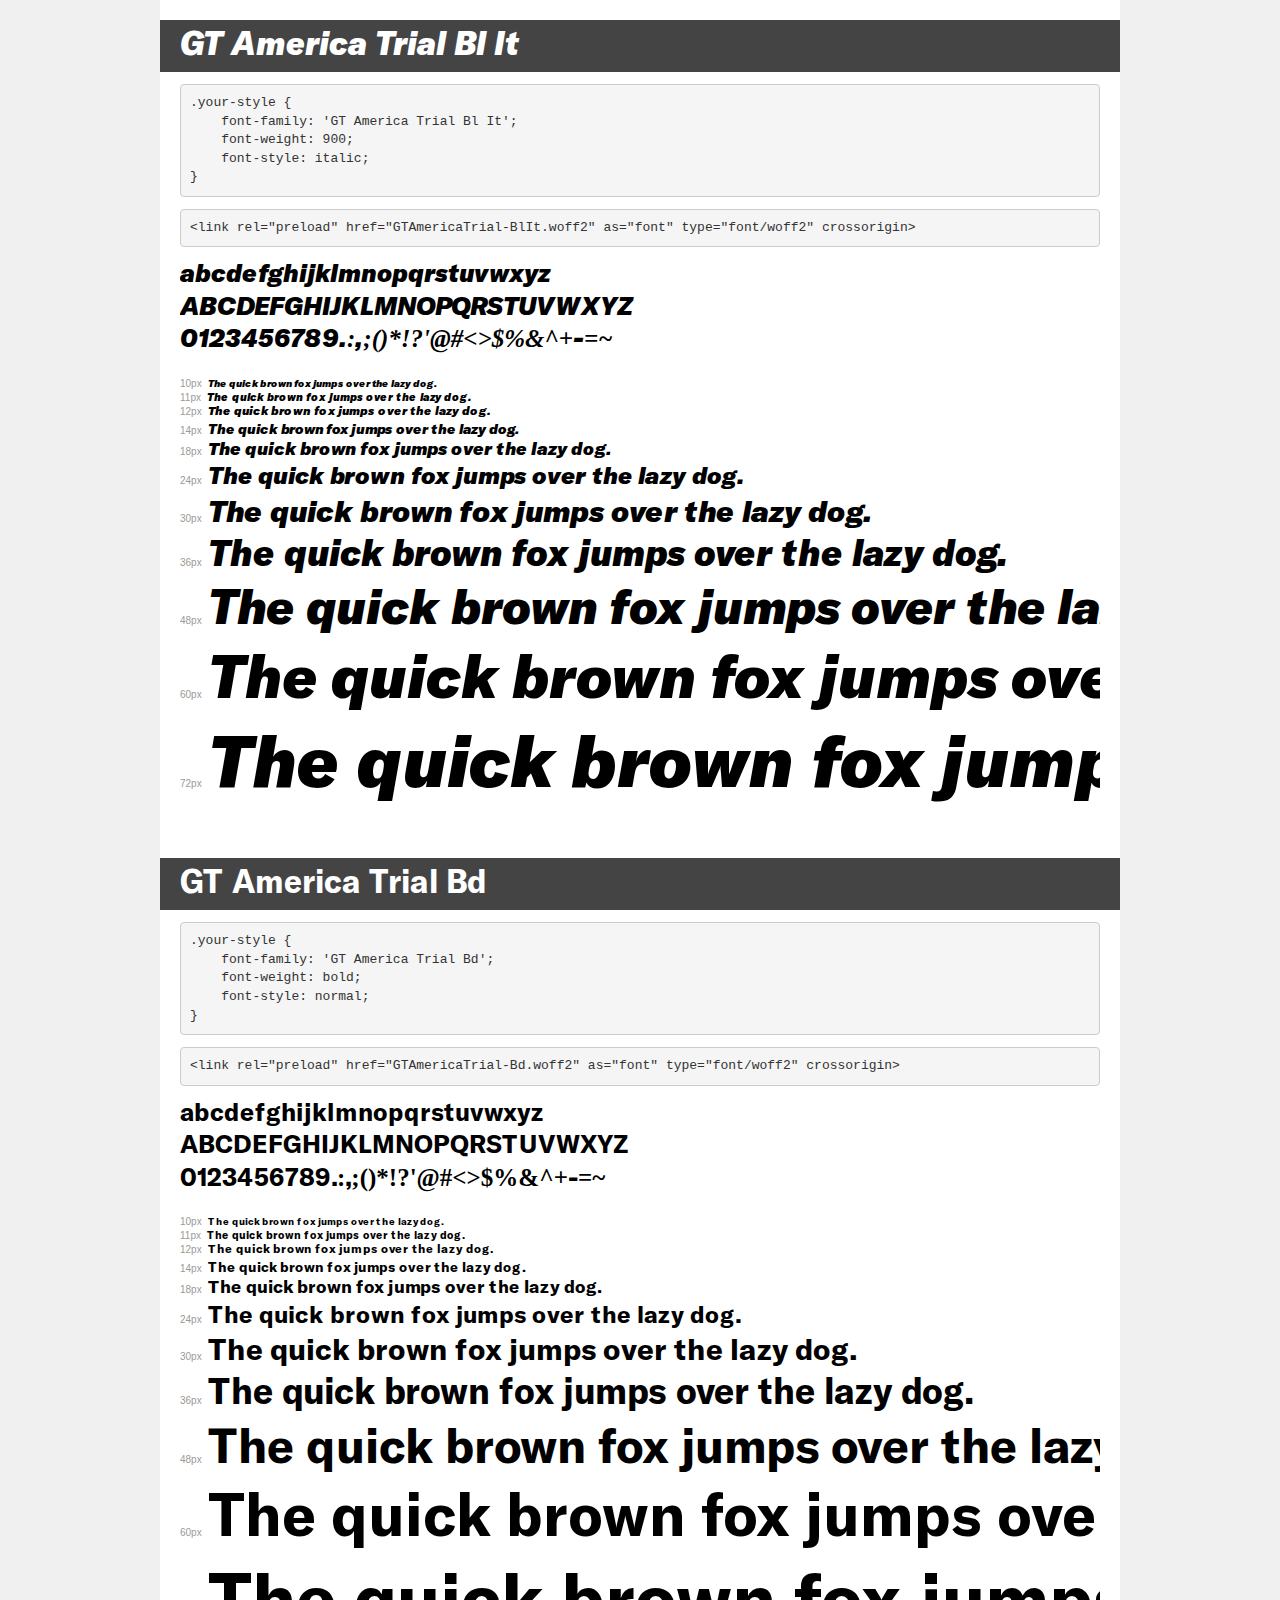
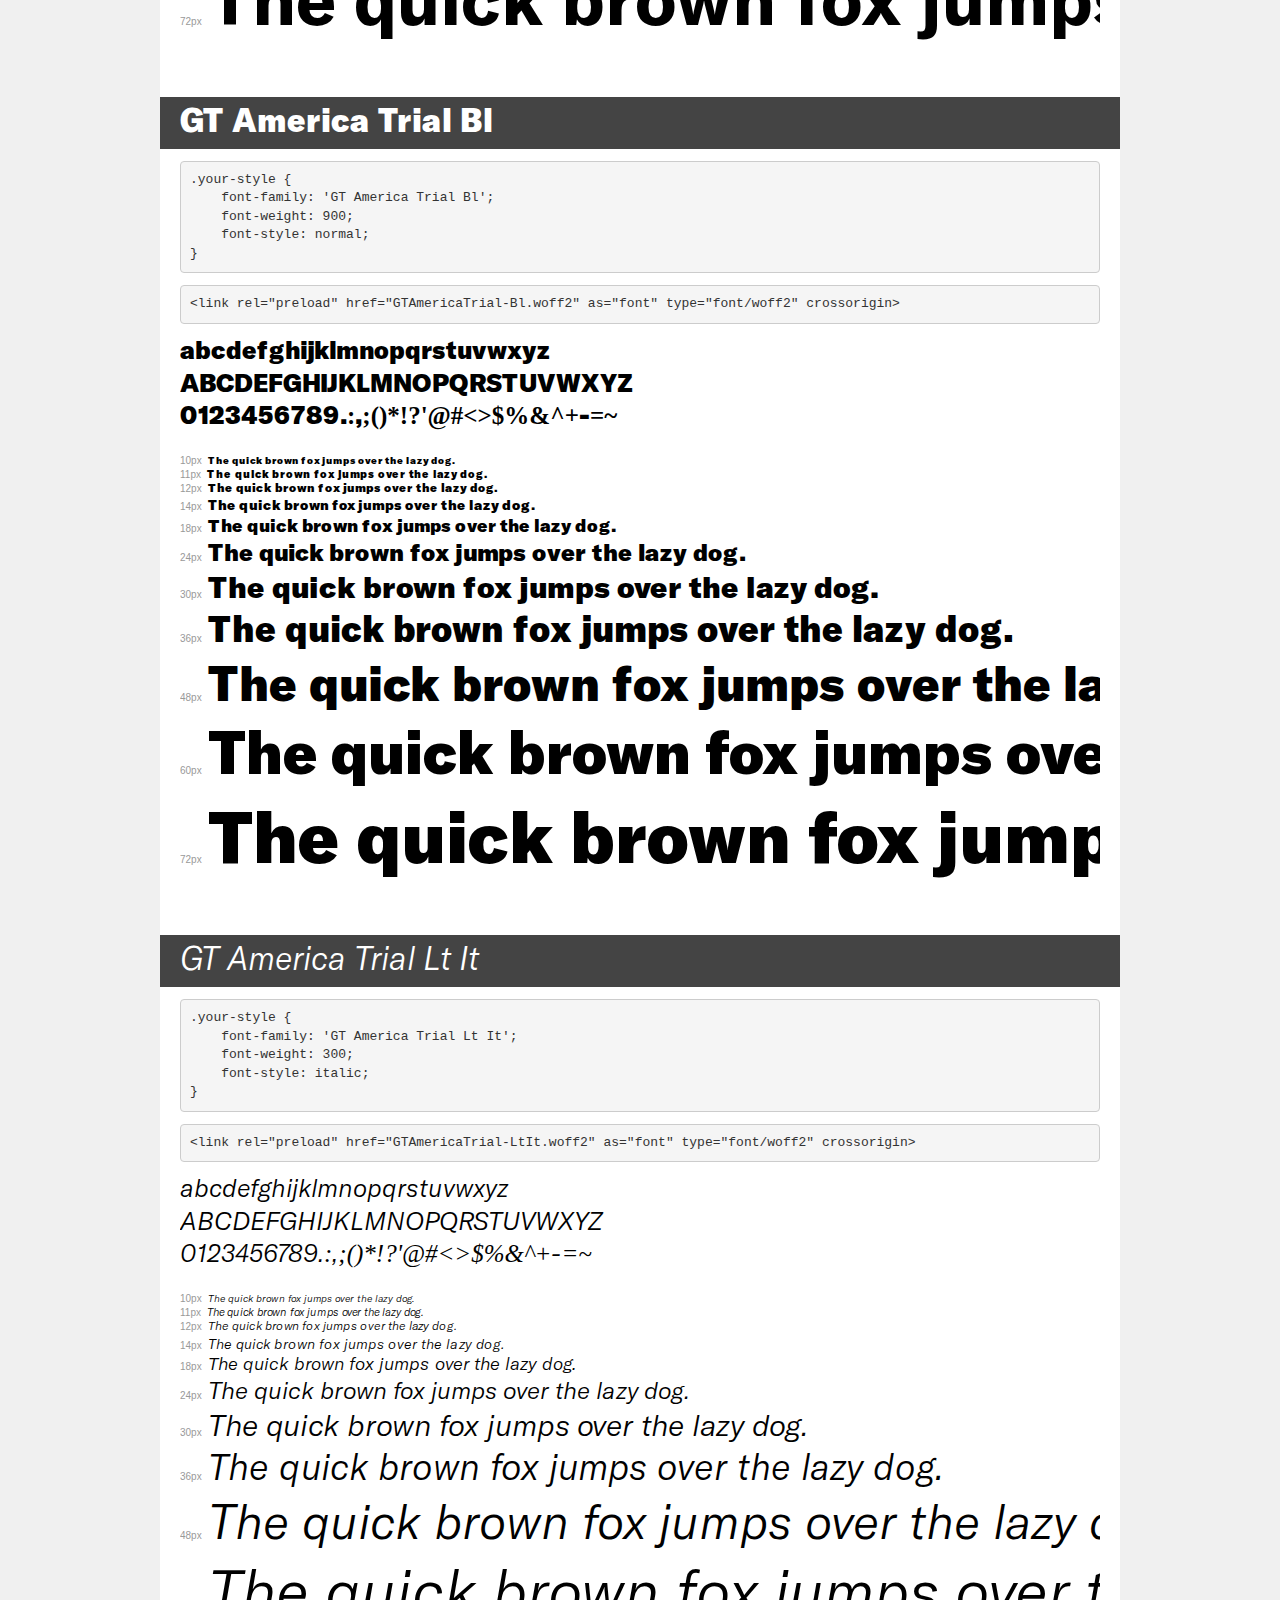
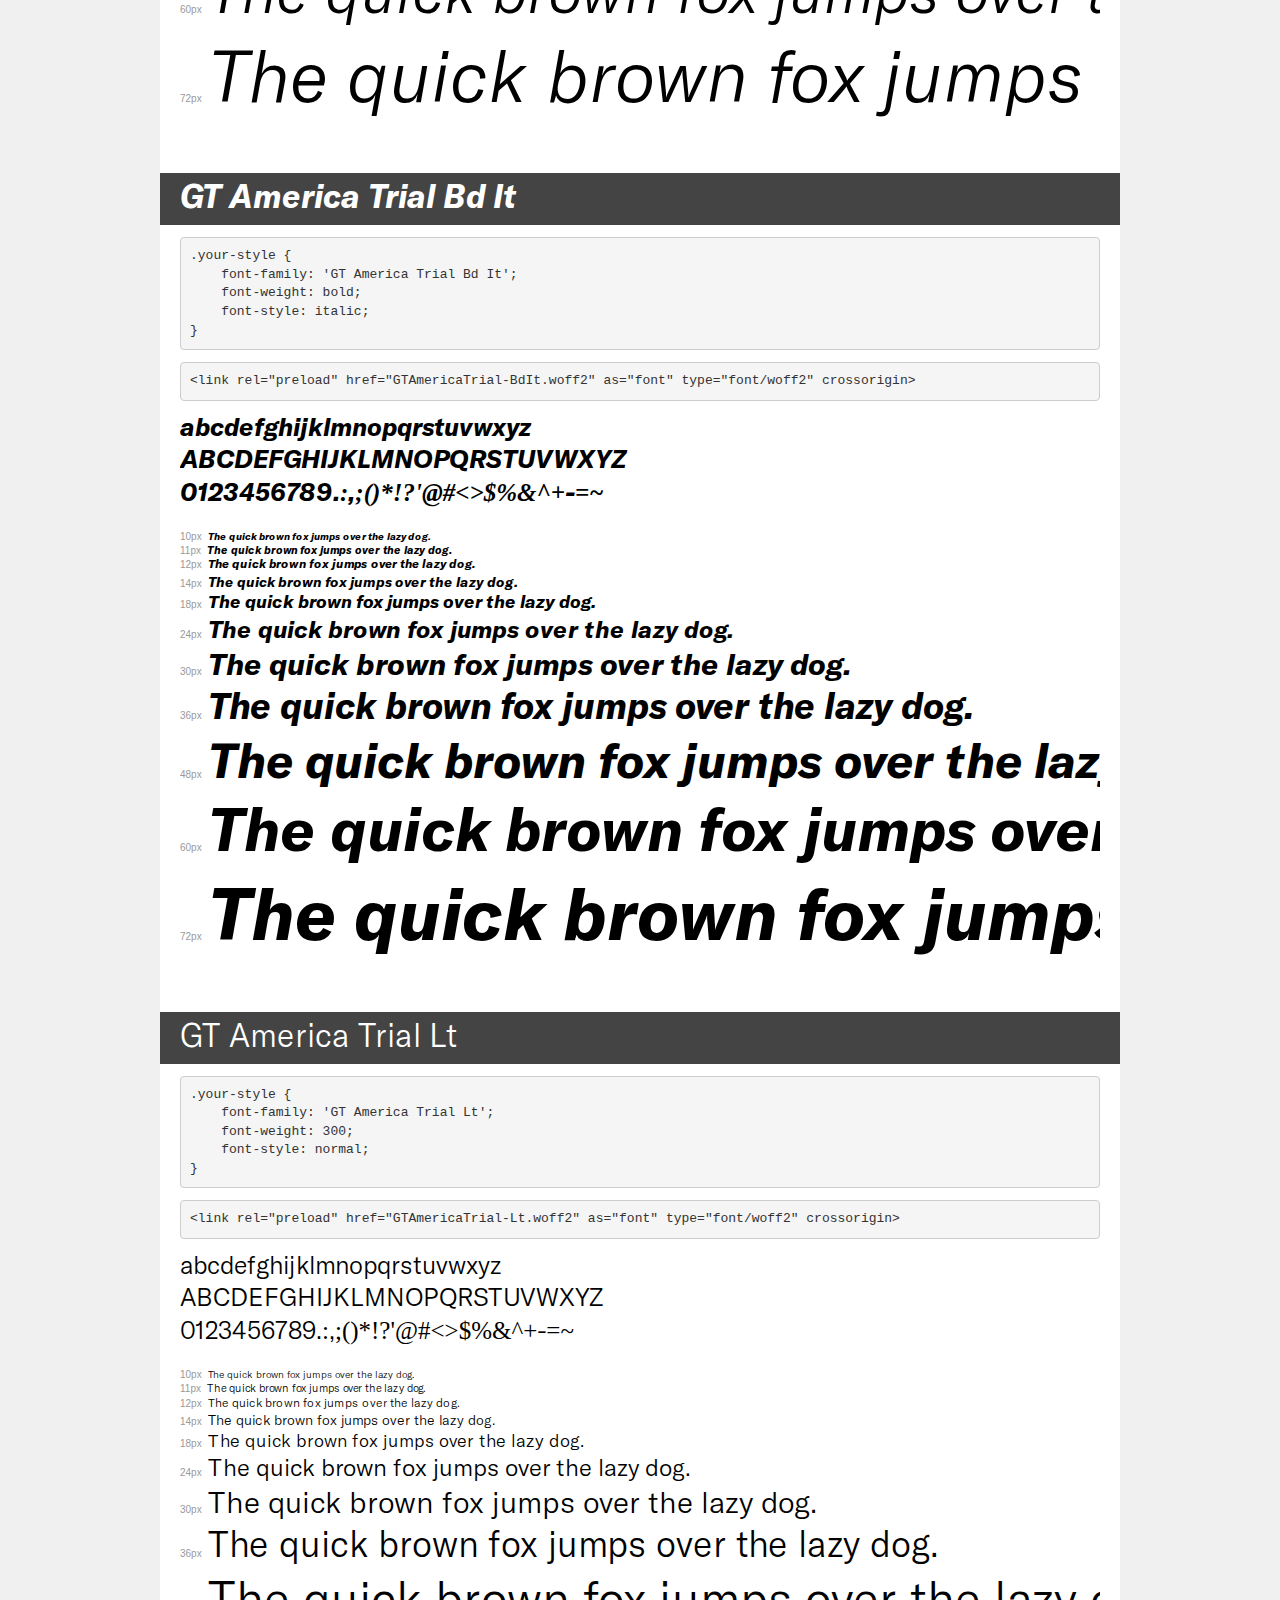
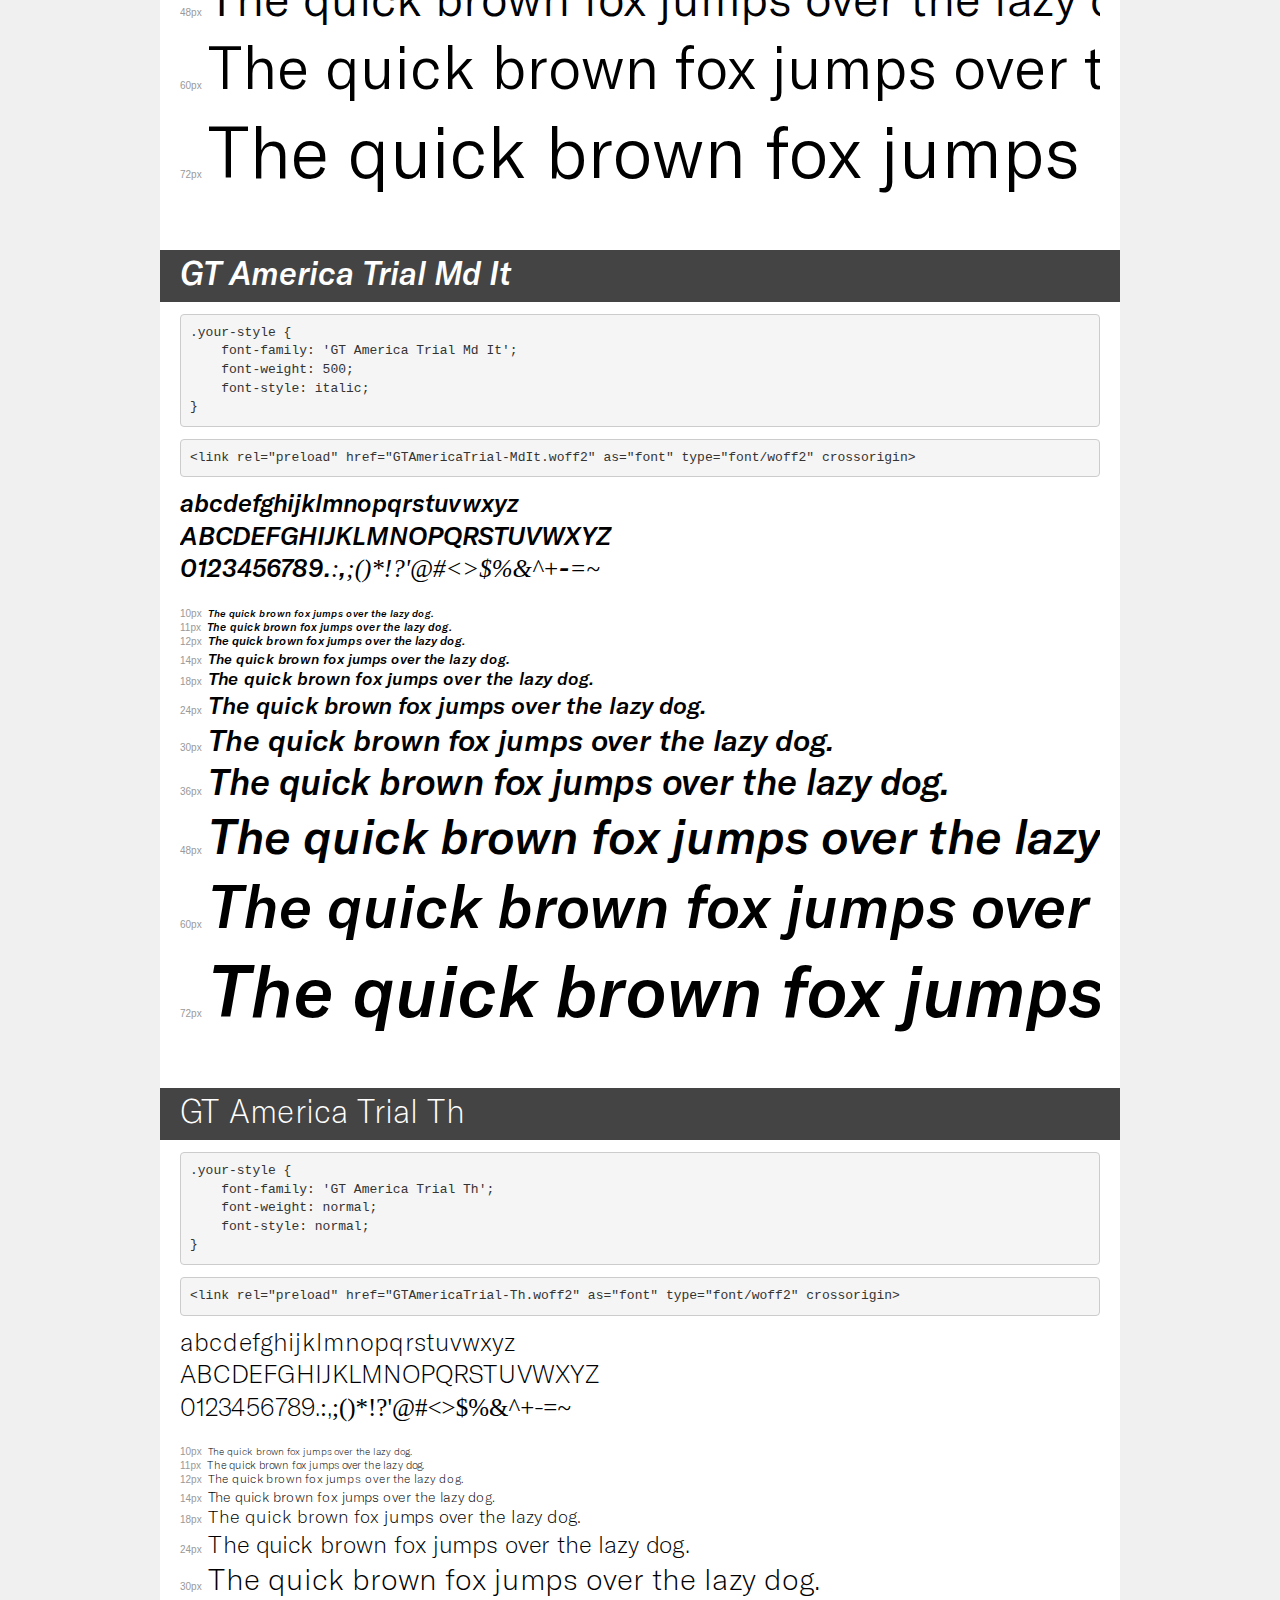
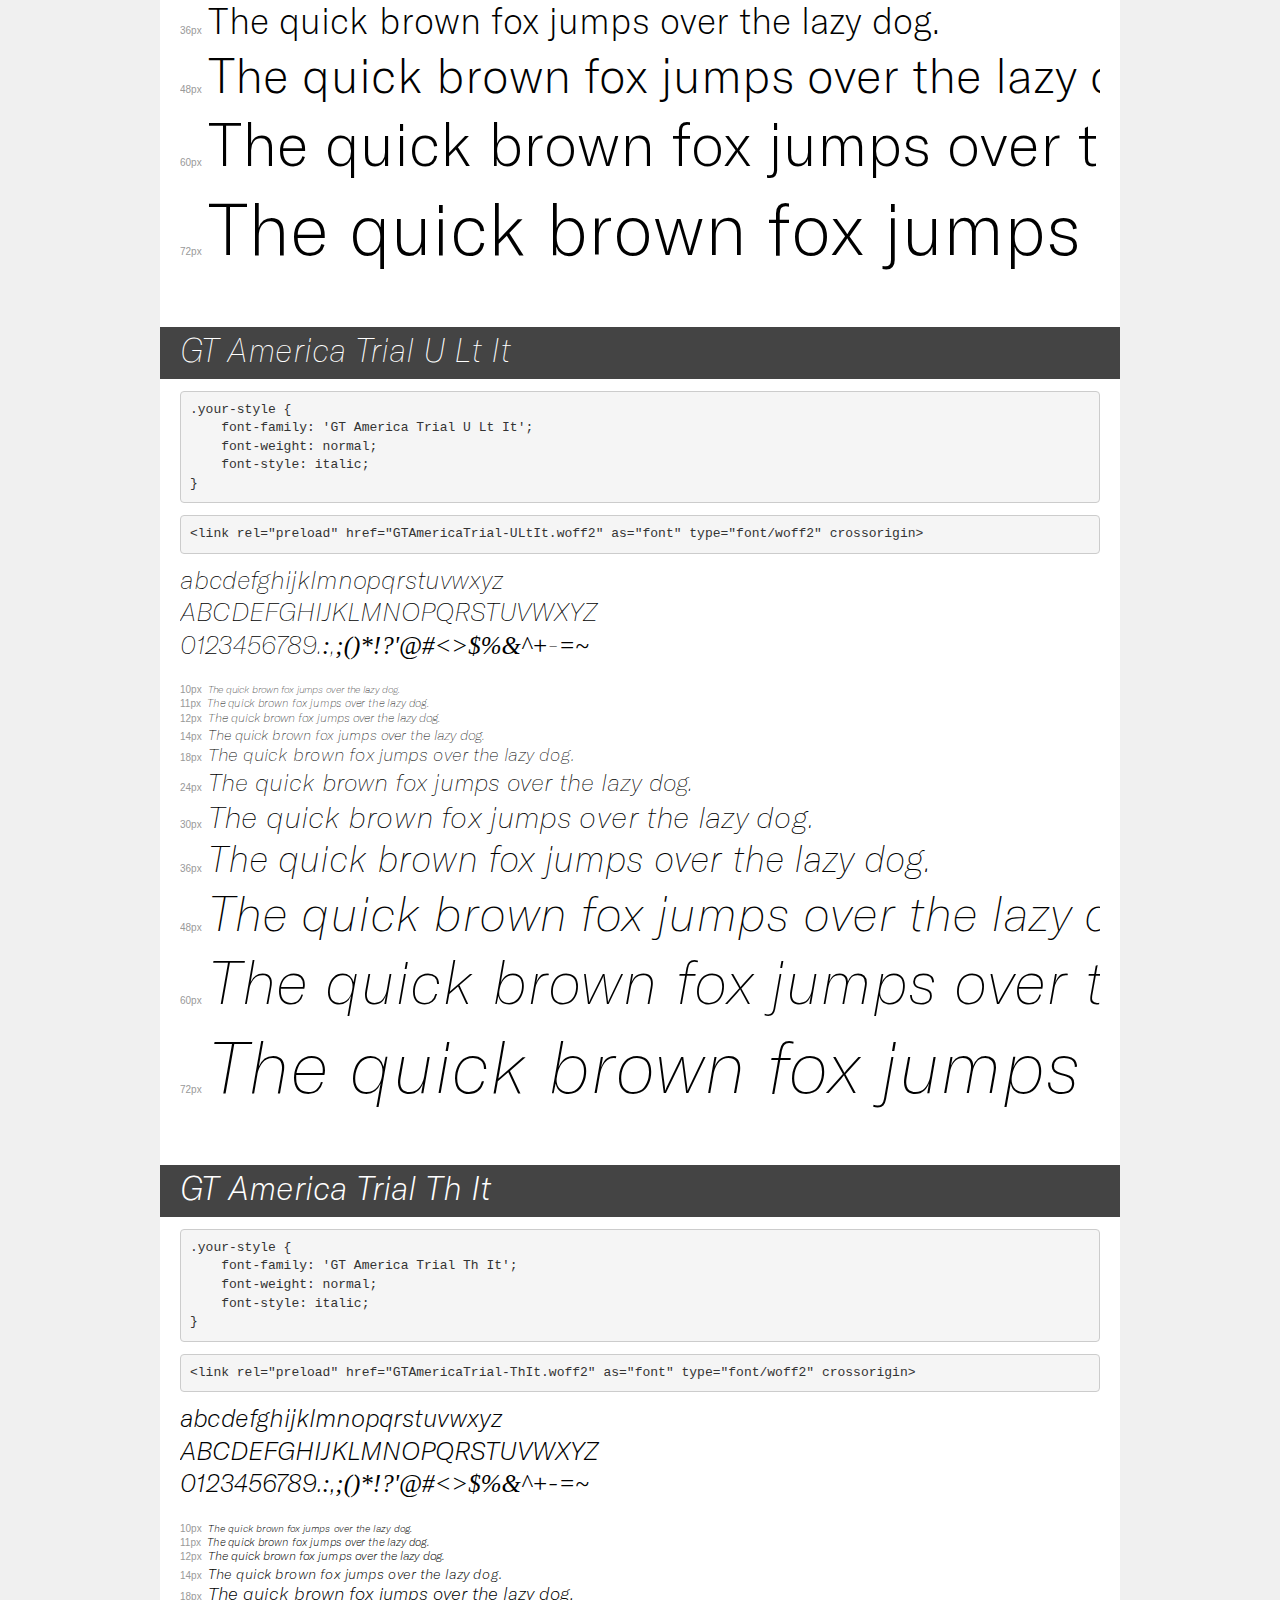
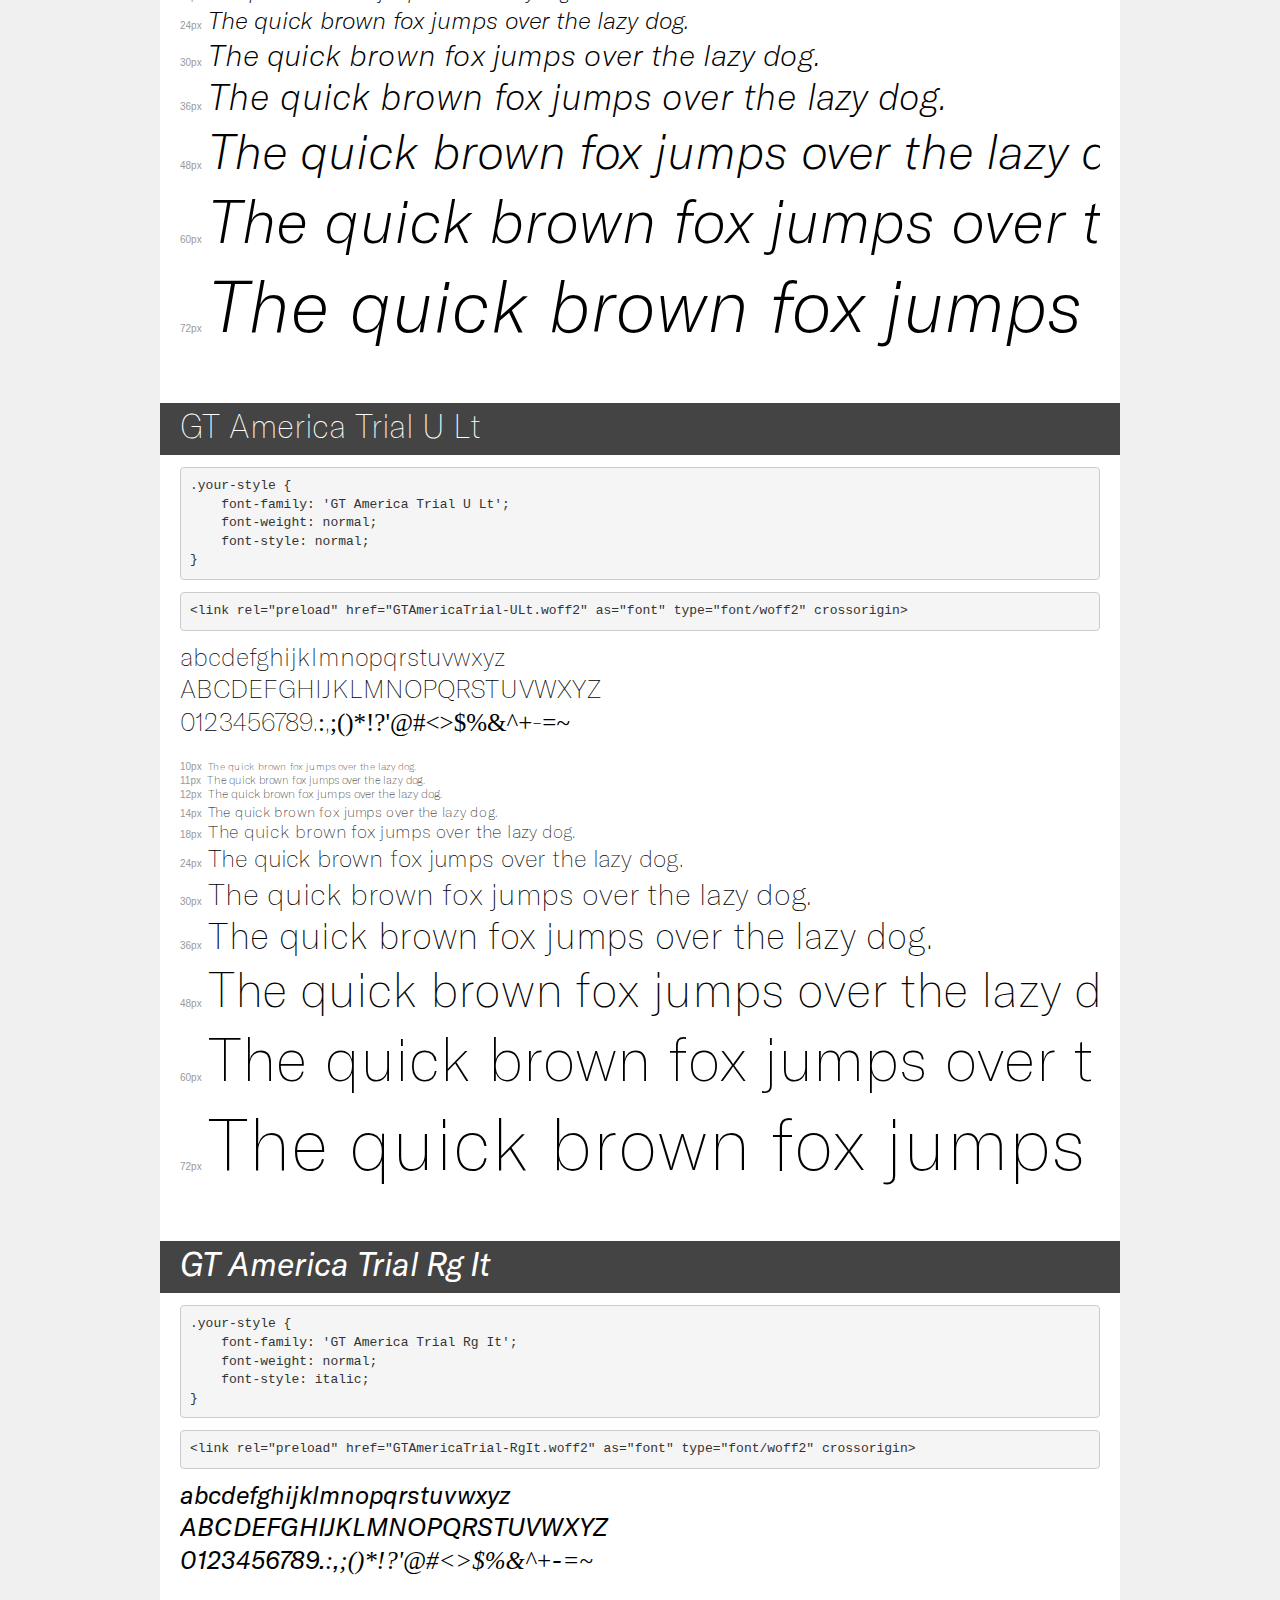
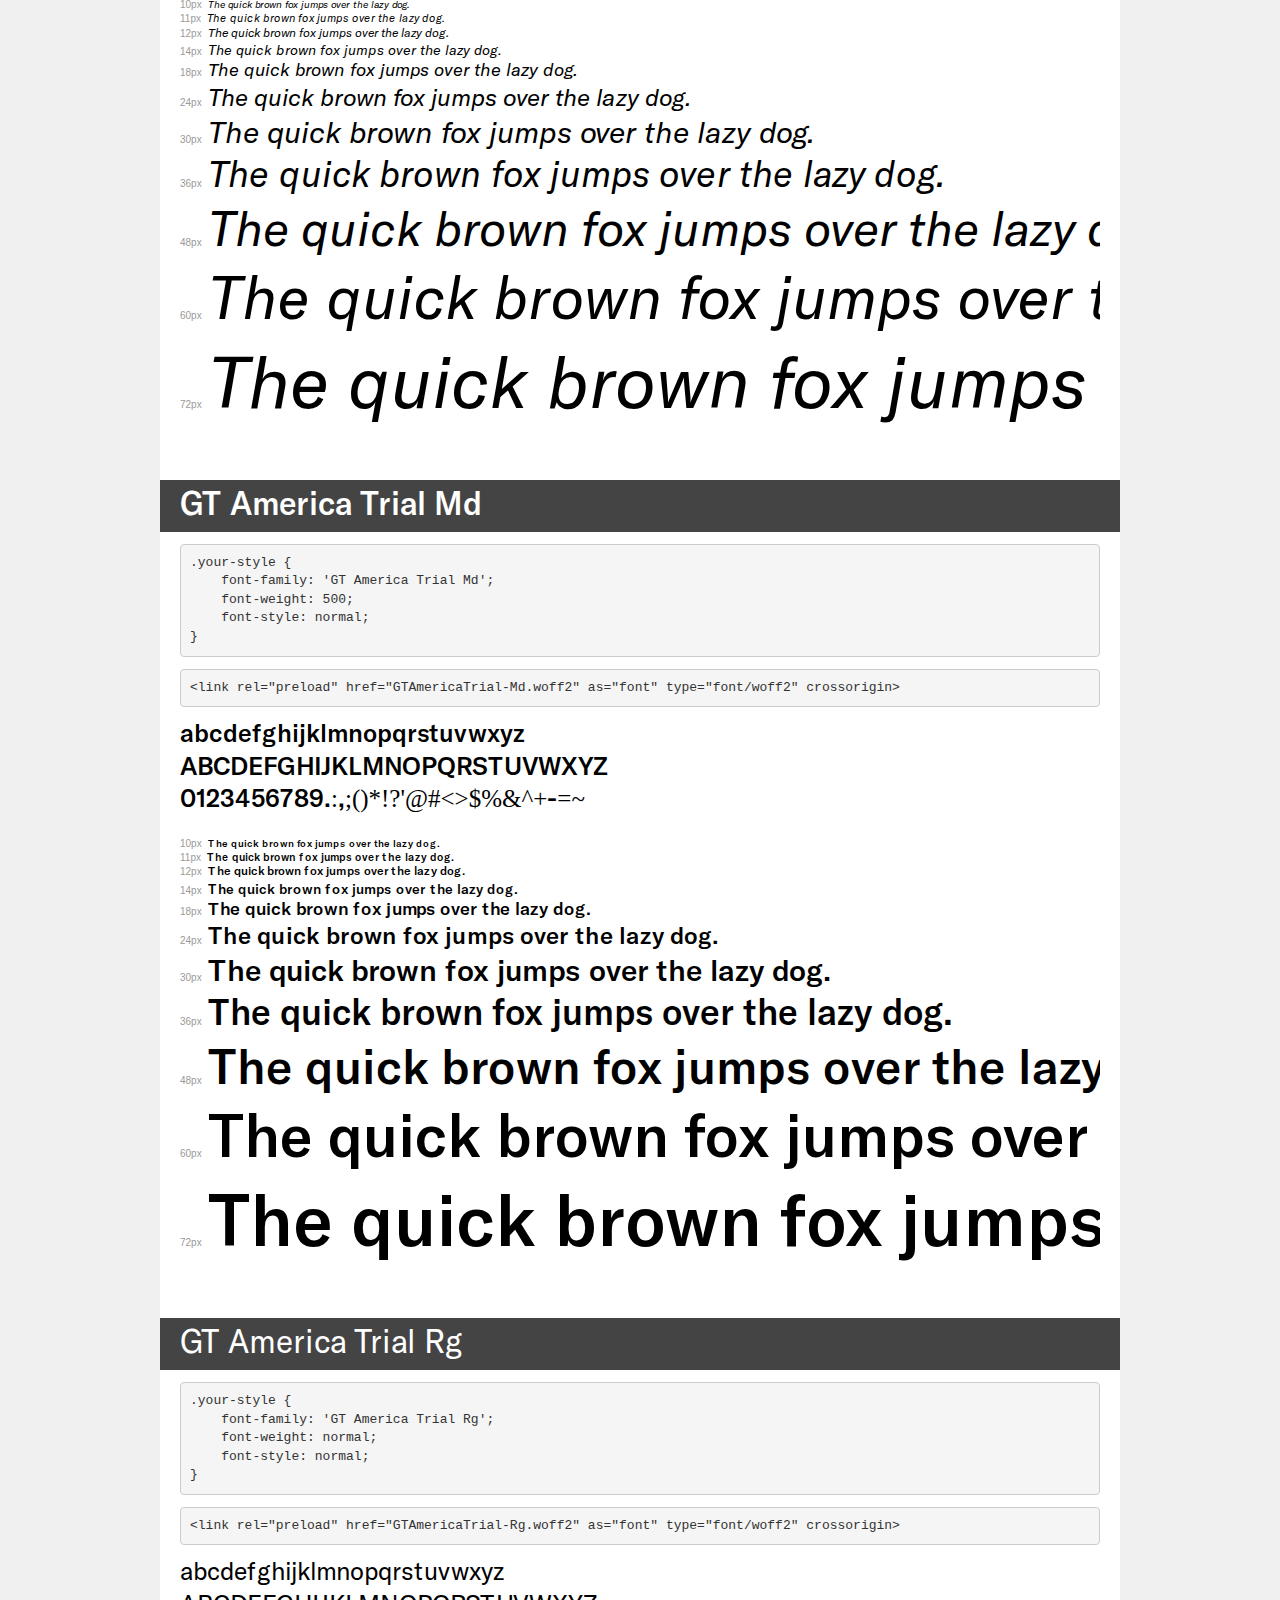
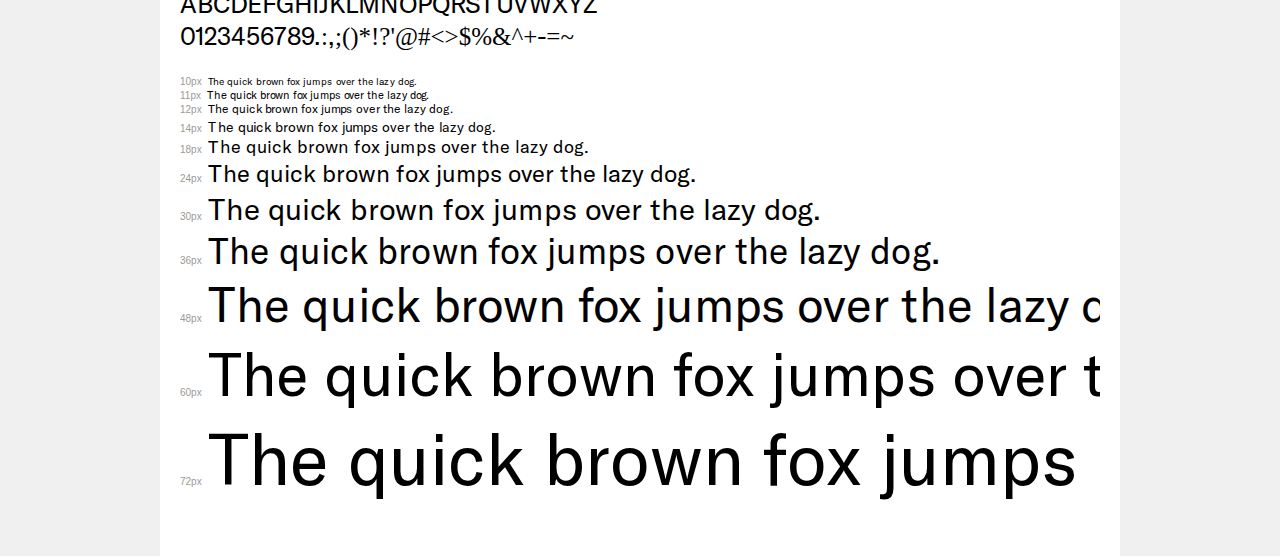
<file: fonts/GTAmericaTrail/demo.html>
<!DOCTYPE html>
<html lang="en">
<head>
    <meta charset="utf-8">
    <meta http-equiv="X-UA-Compatible" content="IE=edge">
    <meta name="viewport" content="width=device-width, initial-scale=1">
    <meta name="robots" content="noindex, noarchive">
    <meta name="format-detection" content="telephone=no">
    <title>Transfonter demo</title>
    <link href="stylesheet.css" rel="stylesheet">
    <style>
        /*
        http://meyerweb.com/eric/tools/css/reset/
        v2.0 | 20110126
        License: none (public domain)
        */
        html, body, div, span, applet, object, iframe,
        h1, h2, h3, h4, h5, h6, p, blockquote, pre,
        a, abbr, acronym, address, big, cite, code,
        del, dfn, em, img, ins, kbd, q, s, samp,
        small, strike, strong, sub, sup, tt, var,
        b, u, i, center,
        dl, dt, dd, ol, ul, li,
        fieldset, form, label, legend,
        table, caption, tbody, tfoot, thead, tr, th, td,
        article, aside, canvas, details, embed,
        figure, figcaption, footer, header, hgroup,
        menu, nav, output, ruby, section, summary,
        time, mark, audio, video {
            margin: 0;
            padding: 0;
            border: 0;
            font-size: 100%;
            font: inherit;
            vertical-align: baseline;
        }
        /* HTML5 display-role reset for older browsers */
        article, aside, details, figcaption, figure,
        footer, header, hgroup, menu, nav, section {
            display: block;
        }
        body {
            line-height: 1;
        }
        ol, ul {
            list-style: none;
        }
        blockquote, q {
            quotes: none;
        }
        blockquote:before, blockquote:after,
        q:before, q:after {
            content: '';
            content: none;
        }
        table {
            border-collapse: collapse;
            border-spacing: 0;
        }
        /* demo styles */
        body {
            background: #f0f0f0;
            color: #000;
        }
        .page {
            background: #fff;
            width: 920px;
            margin: 0 auto;
            padding: 20px 20px 0 20px;
            overflow: hidden;
        }
        .font-container {
            overflow-x: auto;
            overflow-y: hidden;
            margin-bottom: 40px;
            line-height: 1.3;
            white-space: nowrap;
            padding-bottom: 5px;
        }
        h1 {
            position: relative;
            background: #444;
            font-size: 32px;
            color: #fff;
            padding: 10px 20px;
            margin: 0 -20px 12px -20px;
        }
        .letters {
            font-size: 25px;
            margin-bottom: 20px;
        }
        .s10:before {
            content: '10px';
        }
        .s11:before {
            content: '11px';
        }
        .s12:before {
            content: '12px';
        }
        .s14:before {
            content: '14px';
        }
        .s18:before {
            content: '18px';
        }
        .s24:before {
            content: '24px';
        }
        .s30:before {
            content: '30px';
        }
        .s36:before {
            content: '36px';
        }
        .s48:before {
            content: '48px';
        }
        .s60:before {
            content: '60px';
        }
        .s72:before {
            content: '72px';
        }
        .s10:before, .s11:before, .s12:before, .s14:before,
        .s18:before, .s24:before, .s30:before, .s36:before,
        .s48:before, .s60:before, .s72:before {
            font-family: Arial, sans-serif;
            font-size: 10px;
            font-weight: normal;
            font-style: normal;
            color: #999;
            padding-right: 6px;
        }
        pre {
            display: block;
            padding: 9px;
            margin: 0 0 12px;
            font-family: Monaco, Menlo, Consolas, "Courier New", monospace;
            font-size: 13px;
            line-height: 1.428571429;
            color: #333;
            font-weight: normal;
            font-style: normal;
            background-color: #f5f5f5;
            border: 1px solid #ccc;
            overflow-x: auto;
            border-radius: 4px;
        }
        /* responsive */
        @media (max-width: 959px) {
            .page {
                width: auto;
                margin: 0;
            }
        }
    </style>
</head>
<body>
<div class="page">
    <div class="demo">
        <h1 style="font-family: 'GT America Trial Bl It'; font-weight: 900; font-style: italic;">GT America Trial Bl It</h1>
        <pre title="Usage">.your-style {
    font-family: 'GT America Trial Bl It';
    font-weight: 900;
    font-style: italic;
}</pre>
        <pre title="Preload (optional)">
&lt;link rel=&quot;preload&quot; href=&quot;GTAmericaTrial-BlIt.woff2&quot; as=&quot;font&quot; type=&quot;font/woff2&quot; crossorigin&gt;</pre>
        <div class="font-container" style="font-family: 'GT America Trial Bl It'; font-weight: 900; font-style: italic;">
            <p class="letters">
                abcdefghijklmnopqrstuvwxyz<br>
ABCDEFGHIJKLMNOPQRSTUVWXYZ<br>
                0123456789.:,;()*!?'@#&lt;&gt;$%&^+-=~
            </p>
            <p class="s10" style="font-size: 10px;">The quick brown fox jumps over the lazy dog.</p>
            <p class="s11" style="font-size: 11px;">The quick brown fox jumps over the lazy dog.</p>
            <p class="s12" style="font-size: 12px;">The quick brown fox jumps over the lazy dog.</p>
            <p class="s14" style="font-size: 14px;">The quick brown fox jumps over the lazy dog.</p>
            <p class="s18" style="font-size: 18px;">The quick brown fox jumps over the lazy dog.</p>
            <p class="s24" style="font-size: 24px;">The quick brown fox jumps over the lazy dog.</p>
            <p class="s30" style="font-size: 30px;">The quick brown fox jumps over the lazy dog.</p>
            <p class="s36" style="font-size: 36px;">The quick brown fox jumps over the lazy dog.</p>
            <p class="s48" style="font-size: 48px;">The quick brown fox jumps over the lazy dog.</p>
            <p class="s60" style="font-size: 60px;">The quick brown fox jumps over the lazy dog.</p>
            <p class="s72" style="font-size: 72px;">The quick brown fox jumps over the lazy dog.</p>
        </div>
    </div>

    <div class="demo">
        <h1 style="font-family: 'GT America Trial Bd'; font-weight: bold; font-style: normal;">GT America Trial Bd</h1>
        <pre title="Usage">.your-style {
    font-family: 'GT America Trial Bd';
    font-weight: bold;
    font-style: normal;
}</pre>
        <pre title="Preload (optional)">
&lt;link rel=&quot;preload&quot; href=&quot;GTAmericaTrial-Bd.woff2&quot; as=&quot;font&quot; type=&quot;font/woff2&quot; crossorigin&gt;</pre>
        <div class="font-container" style="font-family: 'GT America Trial Bd'; font-weight: bold; font-style: normal;">
            <p class="letters">
                abcdefghijklmnopqrstuvwxyz<br>
ABCDEFGHIJKLMNOPQRSTUVWXYZ<br>
                0123456789.:,;()*!?'@#&lt;&gt;$%&^+-=~
            </p>
            <p class="s10" style="font-size: 10px;">The quick brown fox jumps over the lazy dog.</p>
            <p class="s11" style="font-size: 11px;">The quick brown fox jumps over the lazy dog.</p>
            <p class="s12" style="font-size: 12px;">The quick brown fox jumps over the lazy dog.</p>
            <p class="s14" style="font-size: 14px;">The quick brown fox jumps over the lazy dog.</p>
            <p class="s18" style="font-size: 18px;">The quick brown fox jumps over the lazy dog.</p>
            <p class="s24" style="font-size: 24px;">The quick brown fox jumps over the lazy dog.</p>
            <p class="s30" style="font-size: 30px;">The quick brown fox jumps over the lazy dog.</p>
            <p class="s36" style="font-size: 36px;">The quick brown fox jumps over the lazy dog.</p>
            <p class="s48" style="font-size: 48px;">The quick brown fox jumps over the lazy dog.</p>
            <p class="s60" style="font-size: 60px;">The quick brown fox jumps over the lazy dog.</p>
            <p class="s72" style="font-size: 72px;">The quick brown fox jumps over the lazy dog.</p>
        </div>
    </div>

    <div class="demo">
        <h1 style="font-family: 'GT America Trial Bl'; font-weight: 900; font-style: normal;">GT America Trial Bl</h1>
        <pre title="Usage">.your-style {
    font-family: 'GT America Trial Bl';
    font-weight: 900;
    font-style: normal;
}</pre>
        <pre title="Preload (optional)">
&lt;link rel=&quot;preload&quot; href=&quot;GTAmericaTrial-Bl.woff2&quot; as=&quot;font&quot; type=&quot;font/woff2&quot; crossorigin&gt;</pre>
        <div class="font-container" style="font-family: 'GT America Trial Bl'; font-weight: 900; font-style: normal;">
            <p class="letters">
                abcdefghijklmnopqrstuvwxyz<br>
ABCDEFGHIJKLMNOPQRSTUVWXYZ<br>
                0123456789.:,;()*!?'@#&lt;&gt;$%&^+-=~
            </p>
            <p class="s10" style="font-size: 10px;">The quick brown fox jumps over the lazy dog.</p>
            <p class="s11" style="font-size: 11px;">The quick brown fox jumps over the lazy dog.</p>
            <p class="s12" style="font-size: 12px;">The quick brown fox jumps over the lazy dog.</p>
            <p class="s14" style="font-size: 14px;">The quick brown fox jumps over the lazy dog.</p>
            <p class="s18" style="font-size: 18px;">The quick brown fox jumps over the lazy dog.</p>
            <p class="s24" style="font-size: 24px;">The quick brown fox jumps over the lazy dog.</p>
            <p class="s30" style="font-size: 30px;">The quick brown fox jumps over the lazy dog.</p>
            <p class="s36" style="font-size: 36px;">The quick brown fox jumps over the lazy dog.</p>
            <p class="s48" style="font-size: 48px;">The quick brown fox jumps over the lazy dog.</p>
            <p class="s60" style="font-size: 60px;">The quick brown fox jumps over the lazy dog.</p>
            <p class="s72" style="font-size: 72px;">The quick brown fox jumps over the lazy dog.</p>
        </div>
    </div>

    <div class="demo">
        <h1 style="font-family: 'GT America Trial Lt It'; font-weight: 300; font-style: italic;">GT America Trial Lt It</h1>
        <pre title="Usage">.your-style {
    font-family: 'GT America Trial Lt It';
    font-weight: 300;
    font-style: italic;
}</pre>
        <pre title="Preload (optional)">
&lt;link rel=&quot;preload&quot; href=&quot;GTAmericaTrial-LtIt.woff2&quot; as=&quot;font&quot; type=&quot;font/woff2&quot; crossorigin&gt;</pre>
        <div class="font-container" style="font-family: 'GT America Trial Lt It'; font-weight: 300; font-style: italic;">
            <p class="letters">
                abcdefghijklmnopqrstuvwxyz<br>
ABCDEFGHIJKLMNOPQRSTUVWXYZ<br>
                0123456789.:,;()*!?'@#&lt;&gt;$%&^+-=~
            </p>
            <p class="s10" style="font-size: 10px;">The quick brown fox jumps over the lazy dog.</p>
            <p class="s11" style="font-size: 11px;">The quick brown fox jumps over the lazy dog.</p>
            <p class="s12" style="font-size: 12px;">The quick brown fox jumps over the lazy dog.</p>
            <p class="s14" style="font-size: 14px;">The quick brown fox jumps over the lazy dog.</p>
            <p class="s18" style="font-size: 18px;">The quick brown fox jumps over the lazy dog.</p>
            <p class="s24" style="font-size: 24px;">The quick brown fox jumps over the lazy dog.</p>
            <p class="s30" style="font-size: 30px;">The quick brown fox jumps over the lazy dog.</p>
            <p class="s36" style="font-size: 36px;">The quick brown fox jumps over the lazy dog.</p>
            <p class="s48" style="font-size: 48px;">The quick brown fox jumps over the lazy dog.</p>
            <p class="s60" style="font-size: 60px;">The quick brown fox jumps over the lazy dog.</p>
            <p class="s72" style="font-size: 72px;">The quick brown fox jumps over the lazy dog.</p>
        </div>
    </div>

    <div class="demo">
        <h1 style="font-family: 'GT America Trial Bd It'; font-weight: bold; font-style: italic;">GT America Trial Bd It</h1>
        <pre title="Usage">.your-style {
    font-family: 'GT America Trial Bd It';
    font-weight: bold;
    font-style: italic;
}</pre>
        <pre title="Preload (optional)">
&lt;link rel=&quot;preload&quot; href=&quot;GTAmericaTrial-BdIt.woff2&quot; as=&quot;font&quot; type=&quot;font/woff2&quot; crossorigin&gt;</pre>
        <div class="font-container" style="font-family: 'GT America Trial Bd It'; font-weight: bold; font-style: italic;">
            <p class="letters">
                abcdefghijklmnopqrstuvwxyz<br>
ABCDEFGHIJKLMNOPQRSTUVWXYZ<br>
                0123456789.:,;()*!?'@#&lt;&gt;$%&^+-=~
            </p>
            <p class="s10" style="font-size: 10px;">The quick brown fox jumps over the lazy dog.</p>
            <p class="s11" style="font-size: 11px;">The quick brown fox jumps over the lazy dog.</p>
            <p class="s12" style="font-size: 12px;">The quick brown fox jumps over the lazy dog.</p>
            <p class="s14" style="font-size: 14px;">The quick brown fox jumps over the lazy dog.</p>
            <p class="s18" style="font-size: 18px;">The quick brown fox jumps over the lazy dog.</p>
            <p class="s24" style="font-size: 24px;">The quick brown fox jumps over the lazy dog.</p>
            <p class="s30" style="font-size: 30px;">The quick brown fox jumps over the lazy dog.</p>
            <p class="s36" style="font-size: 36px;">The quick brown fox jumps over the lazy dog.</p>
            <p class="s48" style="font-size: 48px;">The quick brown fox jumps over the lazy dog.</p>
            <p class="s60" style="font-size: 60px;">The quick brown fox jumps over the lazy dog.</p>
            <p class="s72" style="font-size: 72px;">The quick brown fox jumps over the lazy dog.</p>
        </div>
    </div>

    <div class="demo">
        <h1 style="font-family: 'GT America Trial Lt'; font-weight: 300; font-style: normal;">GT America Trial Lt</h1>
        <pre title="Usage">.your-style {
    font-family: 'GT America Trial Lt';
    font-weight: 300;
    font-style: normal;
}</pre>
        <pre title="Preload (optional)">
&lt;link rel=&quot;preload&quot; href=&quot;GTAmericaTrial-Lt.woff2&quot; as=&quot;font&quot; type=&quot;font/woff2&quot; crossorigin&gt;</pre>
        <div class="font-container" style="font-family: 'GT America Trial Lt'; font-weight: 300; font-style: normal;">
            <p class="letters">
                abcdefghijklmnopqrstuvwxyz<br>
ABCDEFGHIJKLMNOPQRSTUVWXYZ<br>
                0123456789.:,;()*!?'@#&lt;&gt;$%&^+-=~
            </p>
            <p class="s10" style="font-size: 10px;">The quick brown fox jumps over the lazy dog.</p>
            <p class="s11" style="font-size: 11px;">The quick brown fox jumps over the lazy dog.</p>
            <p class="s12" style="font-size: 12px;">The quick brown fox jumps over the lazy dog.</p>
            <p class="s14" style="font-size: 14px;">The quick brown fox jumps over the lazy dog.</p>
            <p class="s18" style="font-size: 18px;">The quick brown fox jumps over the lazy dog.</p>
            <p class="s24" style="font-size: 24px;">The quick brown fox jumps over the lazy dog.</p>
            <p class="s30" style="font-size: 30px;">The quick brown fox jumps over the lazy dog.</p>
            <p class="s36" style="font-size: 36px;">The quick brown fox jumps over the lazy dog.</p>
            <p class="s48" style="font-size: 48px;">The quick brown fox jumps over the lazy dog.</p>
            <p class="s60" style="font-size: 60px;">The quick brown fox jumps over the lazy dog.</p>
            <p class="s72" style="font-size: 72px;">The quick brown fox jumps over the lazy dog.</p>
        </div>
    </div>

    <div class="demo">
        <h1 style="font-family: 'GT America Trial Md It'; font-weight: 500; font-style: italic;">GT America Trial Md It</h1>
        <pre title="Usage">.your-style {
    font-family: 'GT America Trial Md It';
    font-weight: 500;
    font-style: italic;
}</pre>
        <pre title="Preload (optional)">
&lt;link rel=&quot;preload&quot; href=&quot;GTAmericaTrial-MdIt.woff2&quot; as=&quot;font&quot; type=&quot;font/woff2&quot; crossorigin&gt;</pre>
        <div class="font-container" style="font-family: 'GT America Trial Md It'; font-weight: 500; font-style: italic;">
            <p class="letters">
                abcdefghijklmnopqrstuvwxyz<br>
ABCDEFGHIJKLMNOPQRSTUVWXYZ<br>
                0123456789.:,;()*!?'@#&lt;&gt;$%&^+-=~
            </p>
            <p class="s10" style="font-size: 10px;">The quick brown fox jumps over the lazy dog.</p>
            <p class="s11" style="font-size: 11px;">The quick brown fox jumps over the lazy dog.</p>
            <p class="s12" style="font-size: 12px;">The quick brown fox jumps over the lazy dog.</p>
            <p class="s14" style="font-size: 14px;">The quick brown fox jumps over the lazy dog.</p>
            <p class="s18" style="font-size: 18px;">The quick brown fox jumps over the lazy dog.</p>
            <p class="s24" style="font-size: 24px;">The quick brown fox jumps over the lazy dog.</p>
            <p class="s30" style="font-size: 30px;">The quick brown fox jumps over the lazy dog.</p>
            <p class="s36" style="font-size: 36px;">The quick brown fox jumps over the lazy dog.</p>
            <p class="s48" style="font-size: 48px;">The quick brown fox jumps over the lazy dog.</p>
            <p class="s60" style="font-size: 60px;">The quick brown fox jumps over the lazy dog.</p>
            <p class="s72" style="font-size: 72px;">The quick brown fox jumps over the lazy dog.</p>
        </div>
    </div>

    <div class="demo">
        <h1 style="font-family: 'GT America Trial Th'; font-weight: normal; font-style: normal;">GT America Trial Th</h1>
        <pre title="Usage">.your-style {
    font-family: 'GT America Trial Th';
    font-weight: normal;
    font-style: normal;
}</pre>
        <pre title="Preload (optional)">
&lt;link rel=&quot;preload&quot; href=&quot;GTAmericaTrial-Th.woff2&quot; as=&quot;font&quot; type=&quot;font/woff2&quot; crossorigin&gt;</pre>
        <div class="font-container" style="font-family: 'GT America Trial Th'; font-weight: normal; font-style: normal;">
            <p class="letters">
                abcdefghijklmnopqrstuvwxyz<br>
ABCDEFGHIJKLMNOPQRSTUVWXYZ<br>
                0123456789.:,;()*!?'@#&lt;&gt;$%&^+-=~
            </p>
            <p class="s10" style="font-size: 10px;">The quick brown fox jumps over the lazy dog.</p>
            <p class="s11" style="font-size: 11px;">The quick brown fox jumps over the lazy dog.</p>
            <p class="s12" style="font-size: 12px;">The quick brown fox jumps over the lazy dog.</p>
            <p class="s14" style="font-size: 14px;">The quick brown fox jumps over the lazy dog.</p>
            <p class="s18" style="font-size: 18px;">The quick brown fox jumps over the lazy dog.</p>
            <p class="s24" style="font-size: 24px;">The quick brown fox jumps over the lazy dog.</p>
            <p class="s30" style="font-size: 30px;">The quick brown fox jumps over the lazy dog.</p>
            <p class="s36" style="font-size: 36px;">The quick brown fox jumps over the lazy dog.</p>
            <p class="s48" style="font-size: 48px;">The quick brown fox jumps over the lazy dog.</p>
            <p class="s60" style="font-size: 60px;">The quick brown fox jumps over the lazy dog.</p>
            <p class="s72" style="font-size: 72px;">The quick brown fox jumps over the lazy dog.</p>
        </div>
    </div>

    <div class="demo">
        <h1 style="font-family: 'GT America Trial U Lt It'; font-weight: normal; font-style: italic;">GT America Trial U Lt It</h1>
        <pre title="Usage">.your-style {
    font-family: 'GT America Trial U Lt It';
    font-weight: normal;
    font-style: italic;
}</pre>
        <pre title="Preload (optional)">
&lt;link rel=&quot;preload&quot; href=&quot;GTAmericaTrial-ULtIt.woff2&quot; as=&quot;font&quot; type=&quot;font/woff2&quot; crossorigin&gt;</pre>
        <div class="font-container" style="font-family: 'GT America Trial U Lt It'; font-weight: normal; font-style: italic;">
            <p class="letters">
                abcdefghijklmnopqrstuvwxyz<br>
ABCDEFGHIJKLMNOPQRSTUVWXYZ<br>
                0123456789.:,;()*!?'@#&lt;&gt;$%&^+-=~
            </p>
            <p class="s10" style="font-size: 10px;">The quick brown fox jumps over the lazy dog.</p>
            <p class="s11" style="font-size: 11px;">The quick brown fox jumps over the lazy dog.</p>
            <p class="s12" style="font-size: 12px;">The quick brown fox jumps over the lazy dog.</p>
            <p class="s14" style="font-size: 14px;">The quick brown fox jumps over the lazy dog.</p>
            <p class="s18" style="font-size: 18px;">The quick brown fox jumps over the lazy dog.</p>
            <p class="s24" style="font-size: 24px;">The quick brown fox jumps over the lazy dog.</p>
            <p class="s30" style="font-size: 30px;">The quick brown fox jumps over the lazy dog.</p>
            <p class="s36" style="font-size: 36px;">The quick brown fox jumps over the lazy dog.</p>
            <p class="s48" style="font-size: 48px;">The quick brown fox jumps over the lazy dog.</p>
            <p class="s60" style="font-size: 60px;">The quick brown fox jumps over the lazy dog.</p>
            <p class="s72" style="font-size: 72px;">The quick brown fox jumps over the lazy dog.</p>
        </div>
    </div>

    <div class="demo">
        <h1 style="font-family: 'GT America Trial Th It'; font-weight: normal; font-style: italic;">GT America Trial Th It</h1>
        <pre title="Usage">.your-style {
    font-family: 'GT America Trial Th It';
    font-weight: normal;
    font-style: italic;
}</pre>
        <pre title="Preload (optional)">
&lt;link rel=&quot;preload&quot; href=&quot;GTAmericaTrial-ThIt.woff2&quot; as=&quot;font&quot; type=&quot;font/woff2&quot; crossorigin&gt;</pre>
        <div class="font-container" style="font-family: 'GT America Trial Th It'; font-weight: normal; font-style: italic;">
            <p class="letters">
                abcdefghijklmnopqrstuvwxyz<br>
ABCDEFGHIJKLMNOPQRSTUVWXYZ<br>
                0123456789.:,;()*!?'@#&lt;&gt;$%&^+-=~
            </p>
            <p class="s10" style="font-size: 10px;">The quick brown fox jumps over the lazy dog.</p>
            <p class="s11" style="font-size: 11px;">The quick brown fox jumps over the lazy dog.</p>
            <p class="s12" style="font-size: 12px;">The quick brown fox jumps over the lazy dog.</p>
            <p class="s14" style="font-size: 14px;">The quick brown fox jumps over the lazy dog.</p>
            <p class="s18" style="font-size: 18px;">The quick brown fox jumps over the lazy dog.</p>
            <p class="s24" style="font-size: 24px;">The quick brown fox jumps over the lazy dog.</p>
            <p class="s30" style="font-size: 30px;">The quick brown fox jumps over the lazy dog.</p>
            <p class="s36" style="font-size: 36px;">The quick brown fox jumps over the lazy dog.</p>
            <p class="s48" style="font-size: 48px;">The quick brown fox jumps over the lazy dog.</p>
            <p class="s60" style="font-size: 60px;">The quick brown fox jumps over the lazy dog.</p>
            <p class="s72" style="font-size: 72px;">The quick brown fox jumps over the lazy dog.</p>
        </div>
    </div>

    <div class="demo">
        <h1 style="font-family: 'GT America Trial U Lt'; font-weight: normal; font-style: normal;">GT America Trial U Lt</h1>
        <pre title="Usage">.your-style {
    font-family: 'GT America Trial U Lt';
    font-weight: normal;
    font-style: normal;
}</pre>
        <pre title="Preload (optional)">
&lt;link rel=&quot;preload&quot; href=&quot;GTAmericaTrial-ULt.woff2&quot; as=&quot;font&quot; type=&quot;font/woff2&quot; crossorigin&gt;</pre>
        <div class="font-container" style="font-family: 'GT America Trial U Lt'; font-weight: normal; font-style: normal;">
            <p class="letters">
                abcdefghijklmnopqrstuvwxyz<br>
ABCDEFGHIJKLMNOPQRSTUVWXYZ<br>
                0123456789.:,;()*!?'@#&lt;&gt;$%&^+-=~
            </p>
            <p class="s10" style="font-size: 10px;">The quick brown fox jumps over the lazy dog.</p>
            <p class="s11" style="font-size: 11px;">The quick brown fox jumps over the lazy dog.</p>
            <p class="s12" style="font-size: 12px;">The quick brown fox jumps over the lazy dog.</p>
            <p class="s14" style="font-size: 14px;">The quick brown fox jumps over the lazy dog.</p>
            <p class="s18" style="font-size: 18px;">The quick brown fox jumps over the lazy dog.</p>
            <p class="s24" style="font-size: 24px;">The quick brown fox jumps over the lazy dog.</p>
            <p class="s30" style="font-size: 30px;">The quick brown fox jumps over the lazy dog.</p>
            <p class="s36" style="font-size: 36px;">The quick brown fox jumps over the lazy dog.</p>
            <p class="s48" style="font-size: 48px;">The quick brown fox jumps over the lazy dog.</p>
            <p class="s60" style="font-size: 60px;">The quick brown fox jumps over the lazy dog.</p>
            <p class="s72" style="font-size: 72px;">The quick brown fox jumps over the lazy dog.</p>
        </div>
    </div>

    <div class="demo">
        <h1 style="font-family: 'GT America Trial Rg It'; font-weight: normal; font-style: italic;">GT America Trial Rg It</h1>
        <pre title="Usage">.your-style {
    font-family: 'GT America Trial Rg It';
    font-weight: normal;
    font-style: italic;
}</pre>
        <pre title="Preload (optional)">
&lt;link rel=&quot;preload&quot; href=&quot;GTAmericaTrial-RgIt.woff2&quot; as=&quot;font&quot; type=&quot;font/woff2&quot; crossorigin&gt;</pre>
        <div class="font-container" style="font-family: 'GT America Trial Rg It'; font-weight: normal; font-style: italic;">
            <p class="letters">
                abcdefghijklmnopqrstuvwxyz<br>
ABCDEFGHIJKLMNOPQRSTUVWXYZ<br>
                0123456789.:,;()*!?'@#&lt;&gt;$%&^+-=~
            </p>
            <p class="s10" style="font-size: 10px;">The quick brown fox jumps over the lazy dog.</p>
            <p class="s11" style="font-size: 11px;">The quick brown fox jumps over the lazy dog.</p>
            <p class="s12" style="font-size: 12px;">The quick brown fox jumps over the lazy dog.</p>
            <p class="s14" style="font-size: 14px;">The quick brown fox jumps over the lazy dog.</p>
            <p class="s18" style="font-size: 18px;">The quick brown fox jumps over the lazy dog.</p>
            <p class="s24" style="font-size: 24px;">The quick brown fox jumps over the lazy dog.</p>
            <p class="s30" style="font-size: 30px;">The quick brown fox jumps over the lazy dog.</p>
            <p class="s36" style="font-size: 36px;">The quick brown fox jumps over the lazy dog.</p>
            <p class="s48" style="font-size: 48px;">The quick brown fox jumps over the lazy dog.</p>
            <p class="s60" style="font-size: 60px;">The quick brown fox jumps over the lazy dog.</p>
            <p class="s72" style="font-size: 72px;">The quick brown fox jumps over the lazy dog.</p>
        </div>
    </div>

    <div class="demo">
        <h1 style="font-family: 'GT America Trial Md'; font-weight: 500; font-style: normal;">GT America Trial Md</h1>
        <pre title="Usage">.your-style {
    font-family: 'GT America Trial Md';
    font-weight: 500;
    font-style: normal;
}</pre>
        <pre title="Preload (optional)">
&lt;link rel=&quot;preload&quot; href=&quot;GTAmericaTrial-Md.woff2&quot; as=&quot;font&quot; type=&quot;font/woff2&quot; crossorigin&gt;</pre>
        <div class="font-container" style="font-family: 'GT America Trial Md'; font-weight: 500; font-style: normal;">
            <p class="letters">
                abcdefghijklmnopqrstuvwxyz<br>
ABCDEFGHIJKLMNOPQRSTUVWXYZ<br>
                0123456789.:,;()*!?'@#&lt;&gt;$%&^+-=~
            </p>
            <p class="s10" style="font-size: 10px;">The quick brown fox jumps over the lazy dog.</p>
            <p class="s11" style="font-size: 11px;">The quick brown fox jumps over the lazy dog.</p>
            <p class="s12" style="font-size: 12px;">The quick brown fox jumps over the lazy dog.</p>
            <p class="s14" style="font-size: 14px;">The quick brown fox jumps over the lazy dog.</p>
            <p class="s18" style="font-size: 18px;">The quick brown fox jumps over the lazy dog.</p>
            <p class="s24" style="font-size: 24px;">The quick brown fox jumps over the lazy dog.</p>
            <p class="s30" style="font-size: 30px;">The quick brown fox jumps over the lazy dog.</p>
            <p class="s36" style="font-size: 36px;">The quick brown fox jumps over the lazy dog.</p>
            <p class="s48" style="font-size: 48px;">The quick brown fox jumps over the lazy dog.</p>
            <p class="s60" style="font-size: 60px;">The quick brown fox jumps over the lazy dog.</p>
            <p class="s72" style="font-size: 72px;">The quick brown fox jumps over the lazy dog.</p>
        </div>
    </div>

    <div class="demo">
        <h1 style="font-family: 'GT America Trial Rg'; font-weight: normal; font-style: normal;">GT America Trial Rg</h1>
        <pre title="Usage">.your-style {
    font-family: 'GT America Trial Rg';
    font-weight: normal;
    font-style: normal;
}</pre>
        <pre title="Preload (optional)">
&lt;link rel=&quot;preload&quot; href=&quot;GTAmericaTrial-Rg.woff2&quot; as=&quot;font&quot; type=&quot;font/woff2&quot; crossorigin&gt;</pre>
        <div class="font-container" style="font-family: 'GT America Trial Rg'; font-weight: normal; font-style: normal;">
            <p class="letters">
                abcdefghijklmnopqrstuvwxyz<br>
ABCDEFGHIJKLMNOPQRSTUVWXYZ<br>
                0123456789.:,;()*!?'@#&lt;&gt;$%&^+-=~
            </p>
            <p class="s10" style="font-size: 10px;">The quick brown fox jumps over the lazy dog.</p>
            <p class="s11" style="font-size: 11px;">The quick brown fox jumps over the lazy dog.</p>
            <p class="s12" style="font-size: 12px;">The quick brown fox jumps over the lazy dog.</p>
            <p class="s14" style="font-size: 14px;">The quick brown fox jumps over the lazy dog.</p>
            <p class="s18" style="font-size: 18px;">The quick brown fox jumps over the lazy dog.</p>
            <p class="s24" style="font-size: 24px;">The quick brown fox jumps over the lazy dog.</p>
            <p class="s30" style="font-size: 30px;">The quick brown fox jumps over the lazy dog.</p>
            <p class="s36" style="font-size: 36px;">The quick brown fox jumps over the lazy dog.</p>
            <p class="s48" style="font-size: 48px;">The quick brown fox jumps over the lazy dog.</p>
            <p class="s60" style="font-size: 60px;">The quick brown fox jumps over the lazy dog.</p>
            <p class="s72" style="font-size: 72px;">The quick brown fox jumps over the lazy dog.</p>
        </div>
    </div>

</div>
</body>
</html>
</file>
<file: css/main.css>
@charset "UTF-8";
*, *::before, *::after {
  margin: 0;
  padding: 0;
  box-sizing: border-box;
}

body {
  background-color: #0E0E0E;
  position: relative;
}

.container {
  width: 96%;
  margin: 0 auto;
  padding: 20px 30px 0;
}

.clearfix {
  clear: both;
}

ul {
  list-style: none;
}

img {
  max-width: 100%;
  height: auto;
}

button {
  border: none;
  cursor: pointer;
}

input {
  border: none;
  background-color: transparent;
}

body {
  color: #F3F4F4;
  font-family: "GT America Trial Bl It";
  font-size: 18px;
}

a {
  text-decoration: none;
  color: #ffffff;
}

h2 {
  font-family: "Canela Web";
  font-style: normal;
  font-size: 118px;
  font-weight: 400;
  color: inherit;
  line-height: 1;
}

p {
  font-family: inherit;
  font-style: normal;
  font-size: inherit;
  font-weight: 400;
  color: inherit;
  line-height: 1.5;
  letter-spacing: 0.5px;
}

.ronded-btn, .main-section__learn--more span {
  width: 40px;
  height: 40px;
  border-radius: 50%;
  cursor: pointer;
}

/* left right cards section */
.card > div {
  width: 50%;
}

.card {
  display: flex;
  flex-direction: row;
  justify-content: space-between;
  align-items: center;
  margin-top: 100px;
  padding: 0 50px;
}
.card__image {
  margin-right: 50px;
}
.card__info > h5, .card__info > h2, .card__info > p, .card__info > div {
  margin-bottom: 20px;
}
.card__info > h5 {
  font-family: "GT America Trial Bl It";
  font-size: 14px;
  font-weight: 500;
  font-style: normal;
  color: #F3F4F4;
  text-transform: uppercase;
  line-height: 1.5;
  letter-spacing: 1px;
}
.card__info > h2 {
  font-size: 48px;
  font-weight: 500;
  line-height: 58px;
}
.card__info > p {
  font-size: inherit;
  line-height: 27px;
}
.card__info > .min__card-info .min__card--icon {
  display: inline-block;
  position: relative;
  background-color: #656F77;
  color: white;
  cursor: pointer;
  padding: 10px 13px;
  font-size: 20px;
  margin-right: 10px;
  border-radius: 50%;
}
.card__info > .min__card-info .min__card--icon:hover {
  background-color: #F3F4F4;
  color: #0E0E0E;
}
.card__info > .min__card-info .min__card--text {
  font-family: "GT America Trial Bl It";
  font-size: 18px;
  font-weight: 600;
  color: #ffffff;
  letter-spacing: 0.5px;
}

.navigation__items {
  display: flex;
  flex-direction: row;
  justify-content: space-between;
  align-items: center;
}

.navigation__item--logo img {
  cursor: pointer;
  width: 16vw;
  margin-left: -15px;
  position: relative;
  top: -20px;
}

.navigation__item--buttons {
  display: flex;
  flex-direction: row;
  justify-content: space-between;
  align-items: center;
}
.navigation__item--buttons .navigation__item--button {
  background-color: #0E0E0E;
  color: #ffffff;
  width: 175px;
  padding: 10% 5%;
  position: relative;
  top: -20px;
  right: -55px;
}
.navigation__item--buttons .navigation__item--button:hover {
  background-color: rgb(42, 41, 41);
}
.navigation__item--buttons i, .navigation__item--buttons span {
  font-size: 18px;
}
.navigation__item--buttons i {
  margin-right: 15px;
}
.navigation__item--buttons .nav__button--1 {
  border-right: 1px solid white;
}

.header {
  background-image: url(url);
  background-size: cover;
  background-position: center;
  background-repeat: no-repeat;
  background-image: linear-gradient(rgba(0, 0, 0, 0.277), black), url("../../images/091024_Findings_Walt_0197-copy.jpg");
  min-height: 185vh;
  width: 100%;
}

.main-section {
  position: absolute;
  top: 0;
  left: 0;
  margin-top: 150px;
  width: 100%;
  height: 100%;
}
.main-section__items {
  margin-bottom: 50px;
  text-align: center;
}
.main-section__items .line {
  content: "";
  position: absolute;
  top: -150px;
  left: 0;
  width: 50%;
  height: 130px;
  border-right: 1px solid rgba(186, 197, 198, 0.8784313725);
}
.main-section__items h2 {
  position: relative;
  top: 100px;
  left: -25px;
}
.main-section__items h2 + p {
  margin-top: 120px;
  margin-bottom: 40px;
}
.main-section__learn--more {
  display: flex;
  flex-direction: row;
  justify-content: center;
  align-items: center;
}
.main-section__learn--more span {
  display: flex;
  flex-direction: row;
  justify-content: center;
  align-items: center;
  background-color: #DF072E;
  margin-right: 10px;
}
.main-section__learn--more span:hover {
  background-color: #F3F4F4;
}
.main-section__learn--more span:hover i {
  color: #0E0E0E;
}
.main-section__learn--more p {
  text-align: left;
  color: #ffffff;
}
.main-section__items--2 {
  display: flex;
  flex-direction: row;
  justify-content: space-between;
  align-items: center;
}
.main-section__items--2 span + span {
  border-left: 1px solid rgba(186, 197, 198, 0.8784313725);
  height: 280px;
  width: 50%;
}
.main-section__items--2 .text {
  margin-top: 100px;
  margin-left: 25px;
}
.main-section__items--2 .text-2 {
  margin-top: 30px;
  margin-left: 25px;
}
.main-section__items--2 .text-2 i {
  background-color: #656F77;
  padding: 11px;
  border-radius: 50%;
  margin-right: 10px;
  cursor: pointer;
}
.main-section__items--2 .text-2 i:hover {
  background-color: #F3F4F4;
  color: #0E0E0E;
}

.harvard__medical .card__movies {
  background-image: url("/images/Screenshot-2025-04-03-at-3.04.35 PM.png");
  background-size: cover;
  background-position: center;
  background-repeat: no-repeat;
  background-image: linear-gradient(rgba(0, 0, 0, 0), rgba(0, 0, 0, 0.768)), url("/images/Screenshot-2025-04-03-at-3.04.35 PM.png");
  position: relative;
  height: 300px;
  margin-left: 70px;
  margin-right: 10px;
  cursor: pointer;
}
.harvard__medical .card__movie {
  display: flex;
  flex-direction: row;
  justify-content: space-between;
  align-items: center;
  position: absolute;
  bottom: 20px;
  right: 150px;
}
.harvard__medical .card__movie:hover .movie__play {
  border: 1px solid white;
}
.harvard__medical .card__movie:hover .movie__play .play-icon {
  background-color: white;
}
.harvard__medical .card__movie:hover .movie__play .play-icon i {
  color: black;
}
.harvard__medical .card__movie .movie__play {
  display: flex;
  flex-direction: row;
  justify-content: center;
  align-items: center;
  padding: 7px;
  border: 1px solid red;
  border-radius: 50%;
  margin-right: 20px;
}
.harvard__medical .card__movie .movie__play .play-icon {
  padding: 10px;
  background-color: #DF072E;
  border-radius: 50%;
}
.harvard__medical .card__movie .movie__text {
  font-size: 32px;
}

/* Harvard Graduate School section */
.the__peoples {
  margin-top: 100px;
}
.the__peoples .people {
  padding-left: 50px;
  display: flex;
  flex-direction: row;
  justify-content: space-between;
  align-items: center;
}
.the__peoples .people h2 {
  width: 50%;
  font-size: 66px;
}
.the__peoples .people p {
  width: 50%;
  font-size: 20px;
}

/* Harvard Graduate School section */
/* One row is 3 cards */
.section__cards {
  position: relative;
  top: 0;
  margin: 50px 30px 0;
}

.section__cards > a {
  display: inline-block;
  width: 29%;
  margin-right: 20px;
  margin-left: 25px;
  box-sizing: border-box;
}

.section__card {
  position: relative;
  height: inherit;
  overflow: hidden;
}
.section__card:nth-child(1) .card--min {
  position: absolute;
  top: 84%;
}
.section__card:nth-child(2) .card--min {
  position: absolute;
  top: 84%;
}
.section__card:nth-child(3) .card--min {
  position: absolute;
  top: 84%;
}
.section__card .card--media {
  overflow: hidden;
}
.section__card .card--media img {
  width: 100%;
  vertical-align: middle;
  transition: all 0.4s ease 0s;
}
.section__card .card--info {
  margin-top: -5px;
  background-color: #1E1E1E;
  height: 500px;
  padding: 50px 32px 0;
}
.section__card .card--info h3 {
  position: relative;
  font-size: 36px;
  line-height: 1.15;
  font-weight: 400;
  letter-spacing: -0.1px;
}
.section__card .card--info h3::after {
  content: "";
  position: absolute;
  background-color: #ff3c78;
  height: 3px;
  width: 0;
  left: 0;
  bottom: -10px;
  transition: 0.3s;
}
.section__card .card--info p {
  margin-top: 15px;
  font-weight: 500;
}
.section__card .card--info p + div {
  position: relative;
  display: flex;
  flex-direction: row;
  justify-content: space-between;
  align-items: center;
}
.section__card .card--info p + div .card__icon {
  display: flex;
  flex-direction: row;
  justify-content: center;
  align-items: center;
  background-color: #DF072E;
  padding: 12px;
  font-size: 20px;
  border-radius: 50%;
  margin-right: 10px;
}
.section__card .card--info p + div span + span {
  font-size: 20px;
  font-weight: 600;
}
.section__card:hover .card--media img {
  transform: scale(1.1);
}
.section__card:hover .card--info {
  background-color: rgb(80, 80, 80);
}
.section__card:hover .card--info .card__icon {
  background-color: white;
  color: #1E1E1E;
}
.section__card:hover .card--info h3::after {
  width: 100%;
}

.inporving-lives {
  display: block;
  position: relative;
  margin: 150px 60px 0;
  margin-right: 0;
}
.inporving-lives h2 {
  font-size: 64px;
  margin-bottom: 50px;
}
.inporving-lives .lives {
  display: inherit;
  position: inherit;
}
.inporving-lives .lives .lives__group {
  display: inline-block;
  width: 55%;
  box-sizing: border-box;
  position: relative;
  overflow: hidden;
  cursor: pointer;
  top: 0;
  left: 0;
}
.inporving-lives .lives .lives__group h3, .inporving-lives .lives .lives__group h2, .inporving-lives .lives .lives__group p {
  margin-bottom: 15px;
}
.inporving-lives .lives .lives__group div {
  overflow: hidden;
}
.inporving-lives .lives .lives__group img {
  vertical-align: middle;
  transition: all 0.4s ease 0s;
}
.inporving-lives .lives .lives__group h3 {
  margin-top: 20px;
}
.inporving-lives .lives .lives__group h2 {
  position: relative;
  font-size: 50px;
  font-weight: 500;
}
.inporving-lives .lives .lives__group h2::after {
  content: "";
  content: "";
  position: absolute;
  background-color: #F3F4F4;
  height: 3px;
  width: 0;
  left: 0;
  bottom: -10px;
  transition: 0.3s;
}
.inporving-lives .lives .lives__group:hover img {
  transform: scale(1.1);
  overflow: hidden;
}
.inporving-lives .lives .lives__group:hover h2::after {
  width: 100%;
}
.inporving-lives .lives .cards {
  display: inline-block;
  width: 45%;
  box-sizing: border-box;
  position: absolute;
  top: 0;
  right: 15px;
}
.inporving-lives .lives .cards .card {
  margin-top: 0;
  margin-bottom: 50px;
  padding: 0;
  padding-bottom: 30px;
  margin: 0 50px 30px;
  transition: all 0.4s ease 0s;
  border-bottom: 1px solid white;
  display: flex;
  flex-direction: row;
  justify-content: flex-start;
  align-items: flex-start;
  cursor: pointer;
}
.inporving-lives .lives .cards .card .card__lives--info {
  width: 68%;
  box-sizing: border-box;
}
.inporving-lives .lives .cards .card .card__lives--info h5 {
  text-transform: uppercase;
  font-weight: 600;
  letter-spacing: 0;
  line-height: 27px;
}
.inporving-lives .lives .cards .card .card__lives--info h4 {
  position: relative;
  margin: 10px 0;
  font-size: 20px;
  font-weight: bold;
}
.inporving-lives .lives .cards .card .card__lives--info h4::after {
  content: "";
  position: absolute;
  background-color: #F3F4F4;
  height: 3px;
  width: 0;
  left: 0;
  bottom: -10px;
  transition: 0.3s;
}
.inporving-lives .lives .cards .card .card__lives--info p {
  letter-spacing: 0;
  font-weight: 400;
}
.inporving-lives .lives .cards .card .card__lives--img {
  width: 32%;
  margin-left: 50px;
  margin-right: 0;
  box-sizing: border-box;
  overflow: hidden;
}
.inporving-lives .lives .cards .card .card__lives--img img {
  transition: all 0.4s ease 0s;
}
.inporving-lives .lives .cards .card:hover h4::after {
  width: 100%;
}
.inporving-lives .lives .cards .card:hover .card__lives--img img {
  transform: scale(1.1);
}

.multiple-alzheimer {
  position: relative;
  margin-top: 150px;
}
.multiple-alzheimer .multiple__cards {
  width: 100%;
  padding: 0 70px;
  margin-bottom: 0;
  display: flex;
  flex-direction: row;
  justify-content: space-between;
  align-items: flex-start;
  flex-wrap: wrap;
}
.multiple-alzheimer .multiple__cards .multiple__card {
  width: 28%;
  padding-bottom: 50px;
}
.multiple-alzheimer .multiple__cards .multiple__card h3 {
  margin-bottom: 20px;
  font-size: 26px;
  font-weight: 600;
}
.multiple-alzheimer .multiple__cards .multiple__card img {
  margin-bottom: 25px;
  width: 140%;
}
.multiple-alzheimer .multiple__cards .multiple__card .image-3 {
  height: 280px;
}
.multiple-alzheimer .multiple__cards .multiple__card p {
  font-size: 20px;
}
.multiple-alzheimer .multiple__cards .multiple__card p a {
  text-decoration: underline;
  font-weight: 600;
}
.multiple-alzheimer .multiple__cards .multiple__card p a:hover {
  color: red;
}
.multiple-alzheimer .multiple__cards .multiple__card-4 {
  position: relative;
  top: -110px;
}
.multiple-alzheimer .multiple__cards .multiple__card-6 {
  position: relative;
  top: -90px;
}
.multiple-alzheimer .multiple__linear {
  margin-top: -50px;
  width: 100%;
  display: flex;
  flex-direction: row;
  justify-content: center;
  align-items: center;
}
.multiple-alzheimer .multiple__linear .linear {
  content: "";
  width: 50%;
  height: 1px;
  background-color: #F3F4F4;
}

.rolling-robots {
  margin: 50px 0;
  position: relative;
  display: flex;
  flex-direction: row;
  justify-content: center;
  align-items: center;
}
.rolling-robots .robots__image {
  background-image: linear-gradient(to right, rgba(0, 0, 0, 0.923), rgba(255, 255, 255, 0)), url("/images/Robobee-e1473081706400-1.png");
  background-repeat: no-repeat;
  background-size: contain;
  background-position: center;
  max-width: 1260px;
  width: 1220px;
  max-height: 820px;
  height: 920px;
}
.rolling-robots .robots__card {
  position: relative;
  top: 200px;
  left: 90px;
  width: 550px;
}
.rolling-robots .robots__card h3 {
  margin-bottom: 15px;
  font-size: 48px;
  letter-spacing: 1px;
}
.rolling-robots .robots__card p {
  display: block;
  position: relative;
  font-size: 19px;
}
.rolling-robots .robots__card p:nth-child(3) {
  margin: 25px 0;
}
.rolling-robots .robots__card p a {
  text-decoration: underline;
  font-weight: 600;
}
.rolling-robots .robots__card p a:hover {
  color: red;
}

.faculty-sciences {
  margin-top: 150px;
}
.faculty-sciences .min__card-info {
  margin-top: 40px;
  display: flex;
  flex-direction: row;
  justify-content: start;
  align-items: center;
}

.repairing-damage {
  margin: 130px 20px 0;
}
.repairing-damage .card__movies {
  background-image: url("/images/vision-human-eye2.jpg");
  background-size: cover;
  background-position: center;
  background-repeat: no-repeat;
  background-image: linear-gradient(rgba(0, 0, 0, 0), rgba(0, 0, 0, 0.768)), url("/images/vision-human-eye2.jpg");
  position: relative;
  height: 300px;
  margin-left: 70px;
  margin-right: 10px;
  cursor: pointer;
}
.repairing-damage .card__movie {
  display: flex;
  flex-direction: row;
  justify-content: space-between;
  align-items: center;
  position: absolute;
  bottom: 20px;
  right: 50px;
}
.repairing-damage .card__movie:hover .movie__play {
  border: 1px solid white;
}
.repairing-damage .card__movie:hover .movie__play .play-icon {
  background-color: white;
}
.repairing-damage .card__movie:hover .movie__play .play-icon i {
  color: black;
}
.repairing-damage .card__movie .movie__play {
  display: flex;
  flex-direction: row;
  justify-content: center;
  align-items: center;
  padding: 7px;
  border: 1px solid red;
  border-radius: 50%;
  margin-top: 30px;
  margin-left: 30px;
  margin-right: 20px;
}
.repairing-damage .card__movie .movie__play .play-icon {
  padding: 10px;
  background-color: #DF072E;
  border-radius: 50%;
}
.repairing-damage .card__movie .movie__text {
  display: block;
  position: relative;
  font-size: 32px;
  width: 200%;
}

.harvard-forest {
  margin-top: 150px;
}
.harvard-forest .min__card-info {
  margin-top: 40px;
  display: flex;
  flex-direction: row;
  justify-content: start;
  align-items: center;
}

/* Harvard Graduate School section */
.the__peoples-2 {
  margin-top: 120px;
}
.the__peoples-2 .people {
  padding-left: 50px;
  margin-bottom: -60px;
  display: flex;
  flex-direction: row;
  justify-content: space-between;
  align-items: center;
}
.the__peoples-2 .people h2 {
  width: 50%;
  font-size: 62px;
}

/* Harvard Graduate School section */
/* One row is 3 cards */
.section__cards {
  position: relative;
  top: 0;
  margin: 50px 30px 0;
}

.section__cards--group > a {
  display: inline-block;
  width: 29%;
  margin-right: 20px;
  margin-left: 25px;
  box-sizing: border-box;
  margin-top: 50px;
}

.section__card {
  position: relative;
  height: inherit;
  overflow: hidden;
}
.section__card:nth-child(1) .card--min {
  position: absolute;
  top: 84%;
}
.section__card:nth-child(2) .card--min {
  position: absolute;
  top: 84%;
}
.section__card:nth-child(3) .card--min {
  position: absolute;
  top: 84%;
}
.section__card .card--media {
  overflow: hidden;
}
.section__card .card--media img {
  width: 100%;
  height: 260px;
  vertical-align: middle;
  transition: all 0.4s ease 0s;
}
.section__card .card--info {
  margin-top: -5px;
  background-color: #1E1E1E;
  height: 500px;
  padding: 50px 32px 0;
}
.section__card .card--info h3 {
  display: inline-block;
  position: relative;
  font-size: 36px;
  line-height: 1.15;
  font-weight: 400;
  letter-spacing: -0.1px;
}
.section__card .card--info h3::after {
  content: "";
  position: absolute;
  background-color: #F3F4F4;
  height: 3px;
  width: 0;
  left: 0;
  bottom: -10px;
  transition: 0.3s;
}
.section__card .card--info p {
  margin-top: 15px;
  font-weight: 500;
  font-size: 19px;
}
.section__card .card--info p + div {
  position: relative;
  display: flex;
  flex-direction: row;
  justify-content: space-between;
  align-items: center;
}
.section__card .card--info p + div .card__icon {
  display: flex;
  flex-direction: row;
  justify-content: center;
  align-items: center;
  background-color: #DF072E;
  padding: 12px;
  font-size: 20px;
  border-radius: 50%;
  margin-right: 10px;
}
.section__card .card--info p + div span + span {
  font-size: 20px;
  font-weight: 600;
}
.section__card:hover .card--media img {
  transform: scale(1.1);
}
.section__card:hover .card--info {
  background-color: rgb(80, 80, 80);
}
.section__card:hover .card--info .card__icon {
  background-color: white;
  color: #1E1E1E;
}
.section__card:hover .card--info h3::after {
  width: 100%;
}

.progress-practice {
  margin: 80px 60px 0;
}
.progress-practice h3 {
  font-size: 56px;
  position: relative;
}
.progress-practice .practice__linear {
  margin-top: 30px;
  content: "";
  width: 98%;
  height: 4.5px;
  background-color: #fff;
}
.progress-practice .exploring-the__brain {
  margin-top: -20px;
}
.progress-practice .exploring-the__brain .min__card--icon {
  background-color: #DF072E;
}

.related-focus {
  margin: 270px 60px 0;
}
.related-focus .focus__topics {
  margin: 0 20px;
  display: flex;
  flex-direction: row;
  justify-content: space-between;
  align-items: flex-start;
}
.related-focus .focus__topics .focus__topic {
  width: 50%;
}
.related-focus .focus__topics .focus__topic h4 {
  font-size: 16px;
  text-transform: uppercase;
  font-weight: 500;
}
.related-focus .focus__topics .focus__topic h3 {
  margin-top: 20px;
  font-size: 56px;
  font-weight: 600;
}
.related-focus .focus__topics .focus__topic p {
  display: inline-block;
  position: relative;
  margin: 10px 0;
  font-size: 26px;
  letter-spacing: 0;
  font-weight: bold;
  cursor: pointer;
}
.related-focus .focus__topics .focus__topic p::after {
  content: "";
  position: absolute;
  background-color: #F3F4F4;
  opacity: 0.7;
  height: 1px;
  width: 0;
  left: 0;
  bottom: 5px;
  transition: 0.3s;
}
.related-focus .focus__topics .focus__topic p:hover::after {
  width: 100%;
}
.related-focus .focus__topics .focus__topic .practice__linear {
  display: inline-block;
  position: relative;
  content: "";
  width: 98%;
  height: 0.5px;
  background-color: #fff;
  opacity: 0.3;
}

.security__brand {
  margin-top: 150px;
}
.security__brand .brand__cards {
  display: flex;
  flex-direction: row;
  justify-content: space-evenly;
  align-items: center;
  text-align: center;
}
.security__brand .brand__cards .brand__card {
  display: flex;
  flex-direction: column;
  justify-content: center;
  align-items: center;
  margin: 0 -100px;
  margin-left: -190px;
}
.security__brand .brand__cards .brand__card h5 {
  font-size: 20px;
  font-weight: bold;
  color: white;
  margin-bottom: 20px;
}
.security__brand .brand__cards .brand__card p {
  display: inline-block;
  position: relative;
  margin-bottom: 10px;
  color: #8996A0;
  cursor: pointer;
  transition: 0.3s;
}
.security__brand .brand__cards .brand__card p::after {
  content: "";
  position: absolute;
  left: 0;
  bottom: 0;
  height: 2px;
  width: 0;
  border-bottom: 1px solid white;
}
.security__brand .brand__cards .brand__card p:hover::after {
  width: 100%;
}
.security__brand .brand__cards .brand__card p:hover {
  color: white;
}

.havard-university__footer {
  margin-top: 80px;
}
.havard-university__footer .footer__group {
  display: flex;
  flex-direction: row;
  justify-content: space-around;
  align-items: center;
  margin: 0 50px;
  margin-right: 0;
}
.havard-university__footer .footer__group p {
  color: #8996A0;
}
.havard-university__footer .footer__group img {
  position: relative;
  top: -50px;
  width: 18%;
  cursor: pointer;
}
.havard-university__footer .footer__group .footer__social--networks {
  display: flex;
  flex-direction: row;
  justify-content: space-evenly;
  align-items: center;
}
.havard-university__footer .footer__group .footer__social--networks i {
  position: relative;
  margin-right: 50px;
  font-size: 40px;
  cursor: pointer;
}

/*# sourceMappingURL=main.css.map */
</file>
<file: fonts/Canela/stylesheet.css>
@font-face {
    font-family: 'Canela';
    src: url('Canela-Black.woff2') format('woff2'),
        url('Canela-Black.woff') format('woff'),
        url('Canela-Black.ttf') format('truetype');
    font-weight: 900;
    font-style: normal;
    font-display: swap;
}

@font-face {
    font-family: 'Canela';
    src: url('Canela-BoldItalic.woff2') format('woff2'),
        url('Canela-BoldItalic.woff') format('woff'),
        url('Canela-BoldItalic.ttf') format('truetype');
    font-weight: bold;
    font-style: italic;
    font-display: swap;
}

@font-face {
    font-family: 'Canela';
    src: url('Canela-BlackItalic.woff2') format('woff2'),
        url('Canela-BlackItalic.woff') format('woff'),
        url('Canela-BlackItalic.ttf') format('truetype');
    font-weight: 900;
    font-style: italic;
    font-display: swap;
}

@font-face {
    font-family: 'Canela Condensed';
    src: url('CanelaCondensed-Black.woff2') format('woff2'),
        url('CanelaCondensed-Black.woff') format('woff'),
        url('CanelaCondensed-Black.ttf') format('truetype');
    font-weight: 900;
    font-style: normal;
    font-display: swap;
}

@font-face {
    font-family: 'Canela Condensed';
    src: url('CanelaCondensed-BlackItalic.woff2') format('woff2'),
        url('CanelaCondensed-BlackItalic.woff') format('woff'),
        url('CanelaCondensed-BlackItalic.ttf') format('truetype');
    font-weight: 900;
    font-style: italic;
    font-display: swap;
}

@font-face {
    font-family: 'Canela';
    src: url('Canela-Bold.woff2') format('woff2'),
        url('Canela-Bold.woff') format('woff'),
        url('Canela-Bold.ttf') format('truetype');
    font-weight: bold;
    font-style: normal;
    font-display: swap;
}

@font-face {
    font-family: 'Canela Condensed';
    src: url('CanelaCondensed-BoldItalic.woff2') format('woff2'),
        url('CanelaCondensed-BoldItalic.woff') format('woff'),
        url('CanelaCondensed-BoldItalic.ttf') format('truetype');
    font-weight: bold;
    font-style: italic;
    font-display: swap;
}

@font-face {
    font-family: 'Canela Condensed';
    src: url('CanelaCondensed-LightItalic.woff2') format('woff2'),
        url('CanelaCondensed-LightItalic.woff') format('woff'),
        url('CanelaCondensed-LightItalic.ttf') format('truetype');
    font-weight: 300;
    font-style: italic;
    font-display: swap;
}

@font-face {
    font-family: 'Canela Condensed';
    src: url('CanelaCondensed-Bold.woff2') format('woff2'),
        url('CanelaCondensed-Bold.woff') format('woff'),
        url('CanelaCondensed-Bold.ttf') format('truetype');
    font-weight: bold;
    font-style: normal;
    font-display: swap;
}

@font-face {
    font-family: 'Canela Condensed';
    src: url('CanelaCondensed-MediumItalic.woff2') format('woff2'),
        url('CanelaCondensed-MediumItalic.woff') format('woff'),
        url('CanelaCondensed-MediumItalic.ttf') format('truetype');
    font-weight: 500;
    font-style: italic;
    font-display: swap;
}

@font-face {
    font-family: 'Canela Condensed';
    src: url('CanelaCondensed-Light.woff2') format('woff2'),
        url('CanelaCondensed-Light.woff') format('woff'),
        url('CanelaCondensed-Light.ttf') format('truetype');
    font-weight: 300;
    font-style: normal;
    font-display: swap;
}

@font-face {
    font-family: 'Canela Condensed';
    src: url('CanelaCondensed-Medium.woff2') format('woff2'),
        url('CanelaCondensed-Medium.woff') format('woff'),
        url('CanelaCondensed-Medium.ttf') format('truetype');
    font-weight: 500;
    font-style: normal;
    font-display: swap;
}

@font-face {
    font-family: 'Canela Condensed';
    src: url('CanelaCondensed-ThinItalic.woff2') format('woff2'),
        url('CanelaCondensed-ThinItalic.woff') format('woff'),
        url('CanelaCondensed-ThinItalic.ttf') format('truetype');
    font-weight: 100;
    font-style: italic;
    font-display: swap;
}

@font-face {
    font-family: 'Canela Condensed';
    src: url('CanelaCondensed-RegularItalic.woff2') format('woff2'),
        url('CanelaCondensed-RegularItalic.woff') format('woff'),
        url('CanelaCondensed-RegularItalic.ttf') format('truetype');
    font-weight: normal;
    font-style: italic;
    font-display: swap;
}

@font-face {
    font-family: 'Canela Condensed';
    src: url('CanelaCondensed-Regular.woff2') format('woff2'),
        url('CanelaCondensed-Regular.woff') format('woff'),
        url('CanelaCondensed-Regular.ttf') format('truetype');
    font-weight: normal;
    font-style: normal;
    font-display: swap;
}

@font-face {
    font-family: 'Canela Condensed';
    src: url('CanelaCondensed-Thin.woff2') format('woff2'),
        url('CanelaCondensed-Thin.woff') format('woff'),
        url('CanelaCondensed-Thin.ttf') format('truetype');
    font-weight: 100;
    font-style: normal;
    font-display: swap;
}

@font-face {
    font-family: 'Canela Deck';
    src: url('CanelaDeck-BlackItalic.woff2') format('woff2'),
        url('CanelaDeck-BlackItalic.woff') format('woff'),
        url('CanelaDeck-BlackItalic.ttf') format('truetype');
    font-weight: 900;
    font-style: italic;
    font-display: swap;
}

@font-face {
    font-family: 'Canela Deck';
    src: url('CanelaDeck-Black.woff2') format('woff2'),
        url('CanelaDeck-Black.woff') format('woff'),
        url('CanelaDeck-Black.ttf') format('truetype');
    font-weight: 900;
    font-style: normal;
    font-display: swap;
}

@font-face {
    font-family: 'Canela Deck';
    src: url('CanelaDeck-BoldItalic.woff2') format('woff2'),
        url('CanelaDeck-BoldItalic.woff') format('woff'),
        url('CanelaDeck-BoldItalic.ttf') format('truetype');
    font-weight: bold;
    font-style: italic;
    font-display: swap;
}

@font-face {
    font-family: 'Canela Deck';
    src: url('CanelaDeck-Bold.woff2') format('woff2'),
        url('CanelaDeck-Bold.woff') format('woff'),
        url('CanelaDeck-Bold.ttf') format('truetype');
    font-weight: bold;
    font-style: normal;
    font-display: swap;
}

@font-face {
    font-family: 'Canela Deck';
    src: url('CanelaDeck-LightItalic.woff2') format('woff2'),
        url('CanelaDeck-LightItalic.woff') format('woff'),
        url('CanelaDeck-LightItalic.ttf') format('truetype');
    font-weight: 300;
    font-style: italic;
    font-display: swap;
}

@font-face {
    font-family: 'Canela Deck';
    src: url('CanelaDeck-Light.woff2') format('woff2'),
        url('CanelaDeck-Light.woff') format('woff'),
        url('CanelaDeck-Light.ttf') format('truetype');
    font-weight: 300;
    font-style: normal;
    font-display: swap;
}

@font-face {
    font-family: 'Canela Deck';
    src: url('CanelaDeck-MediumItalic.woff2') format('woff2'),
        url('CanelaDeck-MediumItalic.woff') format('woff'),
        url('CanelaDeck-MediumItalic.ttf') format('truetype');
    font-weight: 500;
    font-style: italic;
    font-display: swap;
}

@font-face {
    font-family: 'Canela Deck';
    src: url('CanelaDeck-Medium.woff2') format('woff2'),
        url('CanelaDeck-Medium.woff') format('woff'),
        url('CanelaDeck-Medium.ttf') format('truetype');
    font-weight: 500;
    font-style: normal;
    font-display: swap;
}

@font-face {
    font-family: 'Canela Deck';
    src: url('CanelaDeck-Regular.woff2') format('woff2'),
        url('CanelaDeck-Regular.woff') format('woff'),
        url('CanelaDeck-Regular.ttf') format('truetype');
    font-weight: normal;
    font-style: normal;
    font-display: swap;
}

@font-face {
    font-family: 'Canela Deck';
    src: url('CanelaDeck-RegularItalic.woff2') format('woff2'),
        url('CanelaDeck-RegularItalic.woff') format('woff'),
        url('CanelaDeck-RegularItalic.ttf') format('truetype');
    font-weight: normal;
    font-style: italic;
    font-display: swap;
}

@font-face {
    font-family: 'Canela Deck';
    src: url('CanelaDeck-ThinItalic.woff2') format('woff2'),
        url('CanelaDeck-ThinItalic.woff') format('woff'),
        url('CanelaDeck-ThinItalic.ttf') format('truetype');
    font-weight: 100;
    font-style: italic;
    font-display: swap;
}

@font-face {
    font-family: 'Canela Deck';
    src: url('CanelaDeck-Thin.woff2') format('woff2'),
        url('CanelaDeck-Thin.woff') format('woff'),
        url('CanelaDeck-Thin.ttf') format('truetype');
    font-weight: 100;
    font-style: normal;
    font-display: swap;
}

@font-face {
    font-family: 'Canela';
    src: url('Canela-Light.woff2') format('woff2'),
        url('Canela-Light.woff') format('woff'),
        url('Canela-Light.ttf') format('truetype');
    font-weight: 300;
    font-style: normal;
    font-display: swap;
}

@font-face {
    font-family: 'Canela';
    src: url('Canela-LightItalic.woff2') format('woff2'),
        url('Canela-LightItalic.woff') format('woff'),
        url('Canela-LightItalic.ttf') format('truetype');
    font-weight: 300;
    font-style: italic;
    font-display: swap;
}
</file>
<file: fonts/GTAmericaTrail/stylesheet.css>
@font-face {
    font-family: 'GT America Trial Bl It';
    src: url('GTAmericaTrial-BlIt.woff2') format('woff2'),
        url('GTAmericaTrial-BlIt.woff') format('woff'),
        url('GTAmericaTrial-BlIt.ttf') format('truetype');
    font-weight: 900;
    font-style: italic;
    font-display: swap;
}

@font-face {
    font-family: 'GT America Trial Bd';
    src: url('GTAmericaTrial-Bd.woff2') format('woff2'),
        url('GTAmericaTrial-Bd.woff') format('woff'),
        url('GTAmericaTrial-Bd.ttf') format('truetype');
    font-weight: bold;
    font-style: normal;
    font-display: swap;
}

@font-face {
    font-family: 'GT America Trial Bl';
    src: url('GTAmericaTrial-Bl.woff2') format('woff2'),
        url('GTAmericaTrial-Bl.woff') format('woff'),
        url('GTAmericaTrial-Bl.ttf') format('truetype');
    font-weight: 900;
    font-style: normal;
    font-display: swap;
}

@font-face {
    font-family: 'GT America Trial Lt It';
    src: url('GTAmericaTrial-LtIt.woff2') format('woff2'),
        url('GTAmericaTrial-LtIt.woff') format('woff'),
        url('GTAmericaTrial-LtIt.ttf') format('truetype');
    font-weight: 300;
    font-style: italic;
    font-display: swap;
}

@font-face {
    font-family: 'GT America Trial Bd It';
    src: url('GTAmericaTrial-BdIt.woff2') format('woff2'),
        url('GTAmericaTrial-BdIt.woff') format('woff'),
        url('GTAmericaTrial-BdIt.ttf') format('truetype');
    font-weight: bold;
    font-style: italic;
    font-display: swap;
}

@font-face {
    font-family: 'GT America Trial Lt';
    src: url('GTAmericaTrial-Lt.woff2') format('woff2'),
        url('GTAmericaTrial-Lt.woff') format('woff'),
        url('GTAmericaTrial-Lt.ttf') format('truetype');
    font-weight: 300;
    font-style: normal;
    font-display: swap;
}

@font-face {
    font-family: 'GT America Trial Md It';
    src: url('GTAmericaTrial-MdIt.woff2') format('woff2'),
        url('GTAmericaTrial-MdIt.woff') format('woff'),
        url('GTAmericaTrial-MdIt.ttf') format('truetype');
    font-weight: 500;
    font-style: italic;
    font-display: swap;
}

@font-face {
    font-family: 'GT America Trial Th';
    src: url('GTAmericaTrial-Th.woff2') format('woff2'),
        url('GTAmericaTrial-Th.woff') format('woff'),
        url('GTAmericaTrial-Th.ttf') format('truetype');
    font-weight: normal;
    font-style: normal;
    font-display: swap;
}

@font-face {
    font-family: 'GT America Trial U Lt It';
    src: url('GTAmericaTrial-ULtIt.woff2') format('woff2'),
        url('GTAmericaTrial-ULtIt.woff') format('woff'),
        url('GTAmericaTrial-ULtIt.ttf') format('truetype');
    font-weight: normal;
    font-style: italic;
    font-display: swap;
}

@font-face {
    font-family: 'GT America Trial Th It';
    src: url('GTAmericaTrial-ThIt.woff2') format('woff2'),
        url('GTAmericaTrial-ThIt.woff') format('woff'),
        url('GTAmericaTrial-ThIt.ttf') format('truetype');
    font-weight: normal;
    font-style: italic;
    font-display: swap;
}

@font-face {
    font-family: 'GT America Trial U Lt';
    src: url('GTAmericaTrial-ULt.woff2') format('woff2'),
        url('GTAmericaTrial-ULt.woff') format('woff'),
        url('GTAmericaTrial-ULt.ttf') format('truetype');
    font-weight: normal;
    font-style: normal;
    font-display: swap;
}

@font-face {
    font-family: 'GT America Trial Rg It';
    src: url('GTAmericaTrial-RgIt.woff2') format('woff2'),
        url('GTAmericaTrial-RgIt.woff') format('woff'),
        url('GTAmericaTrial-RgIt.ttf') format('truetype');
    font-weight: normal;
    font-style: italic;
    font-display: swap;
}

@font-face {
    font-family: 'GT America Trial Md';
    src: url('GTAmericaTrial-Md.woff2') format('woff2'),
        url('GTAmericaTrial-Md.woff') format('woff'),
        url('GTAmericaTrial-Md.ttf') format('truetype');
    font-weight: 500;
    font-style: normal;
    font-display: swap;
}

@font-face {
    font-family: 'GT America Trial Rg';
    src: url('GTAmericaTrial-Rg.woff2') format('woff2'),
        url('GTAmericaTrial-Rg.woff') format('woff'),
        url('GTAmericaTrial-Rg.ttf') format('truetype');
    font-weight: normal;
    font-style: normal;
    font-display: swap;
}
</file>
